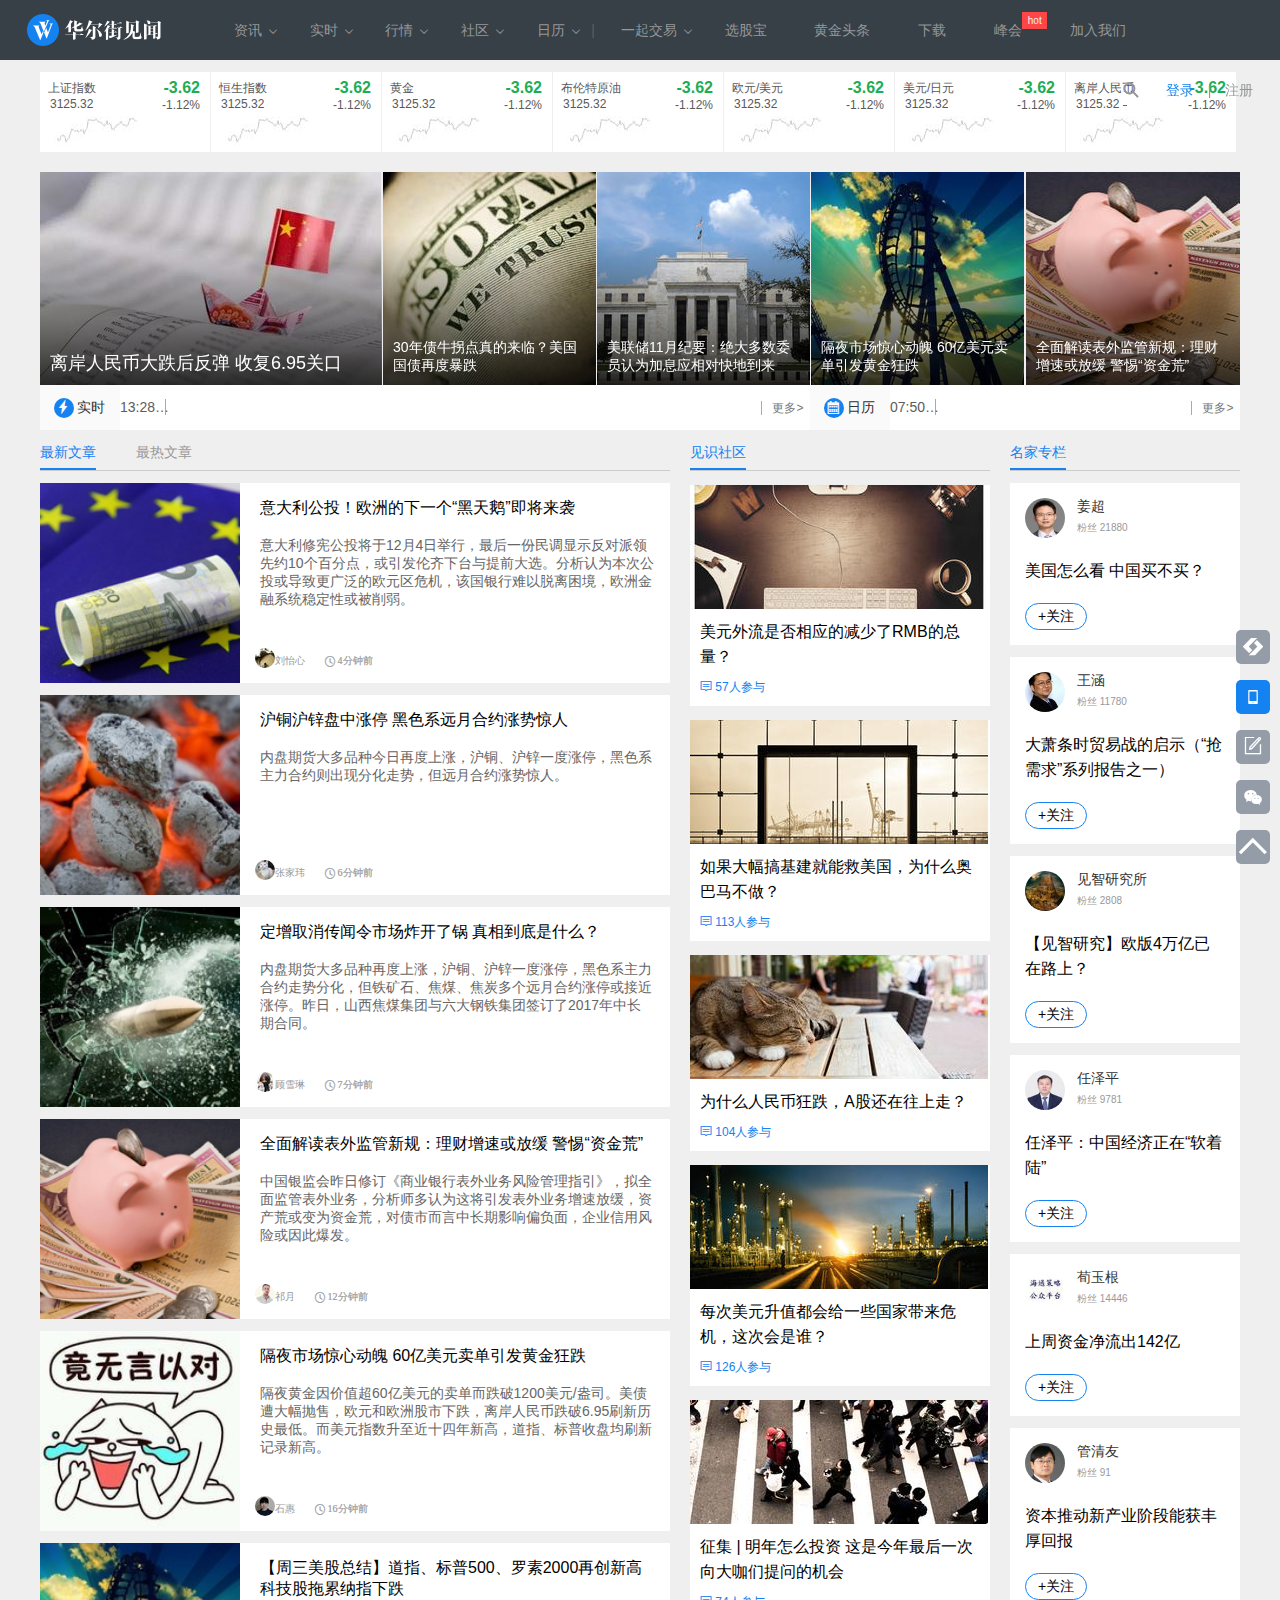
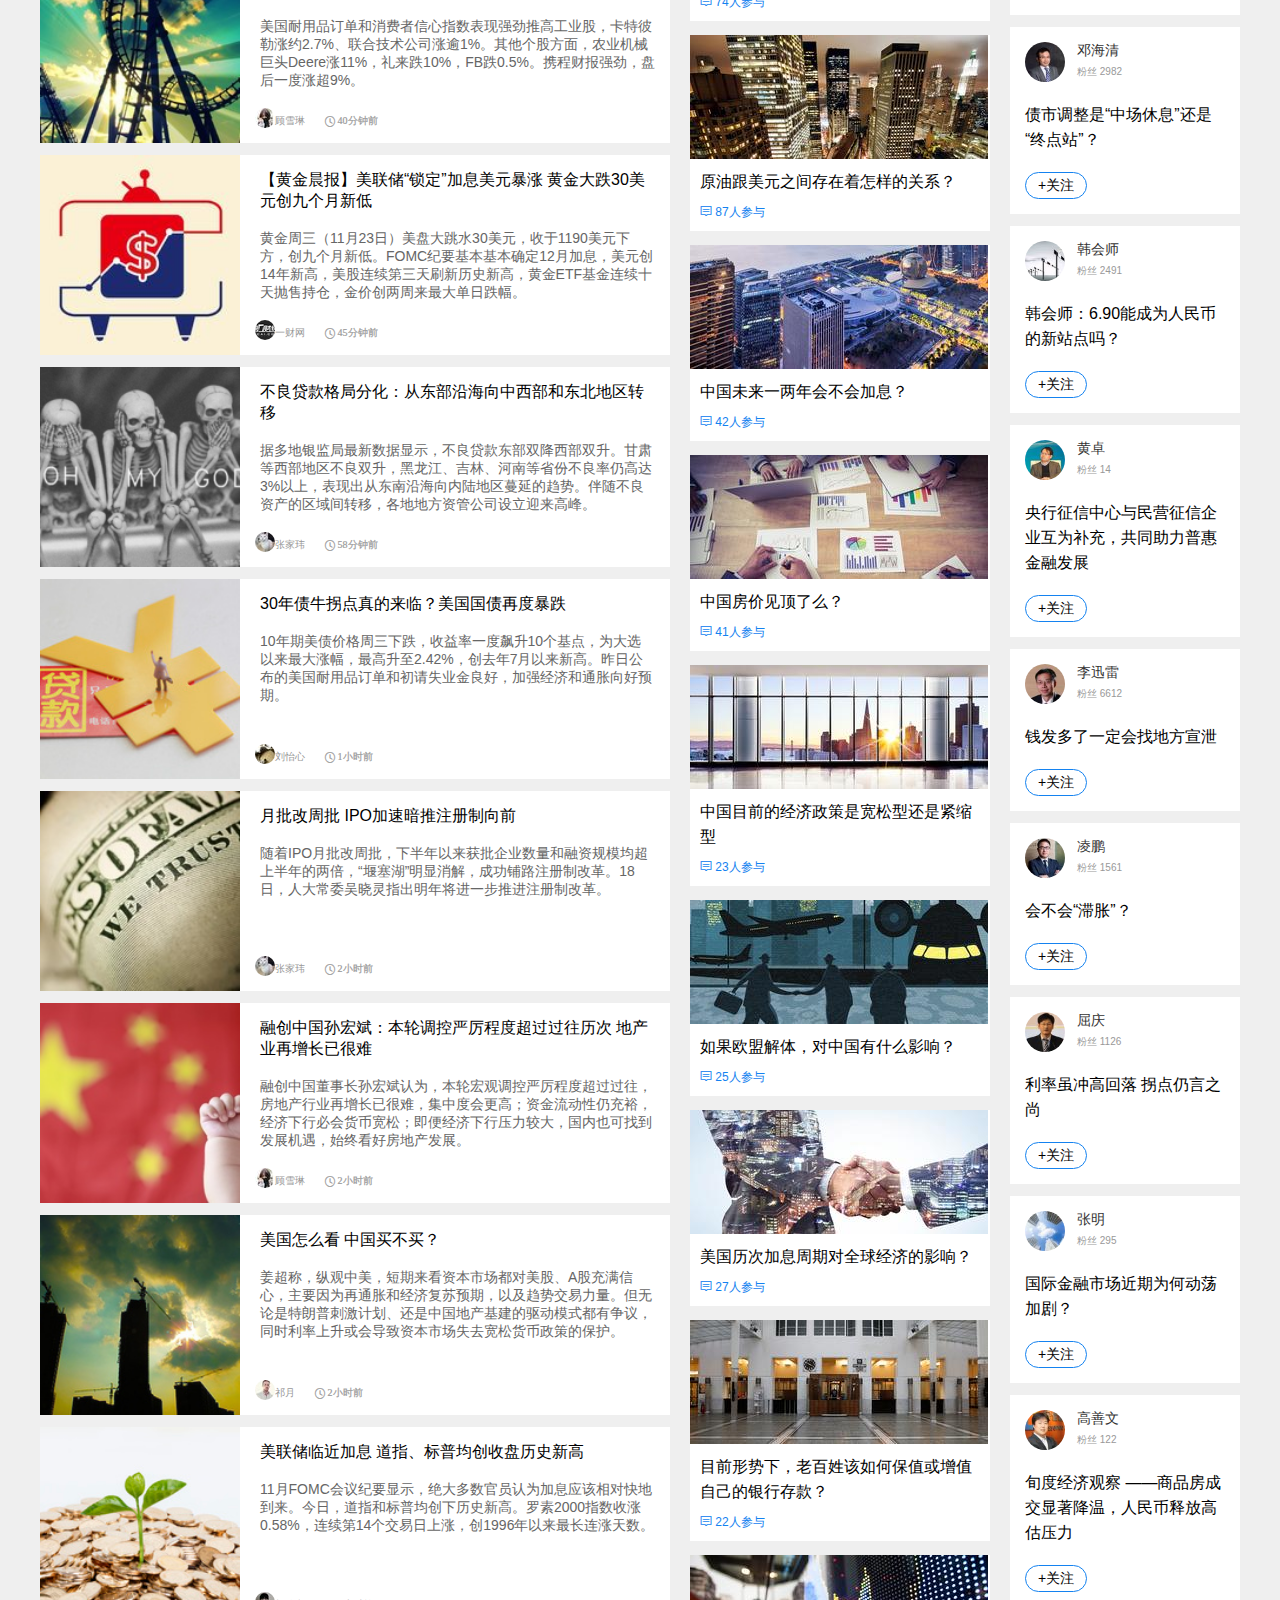
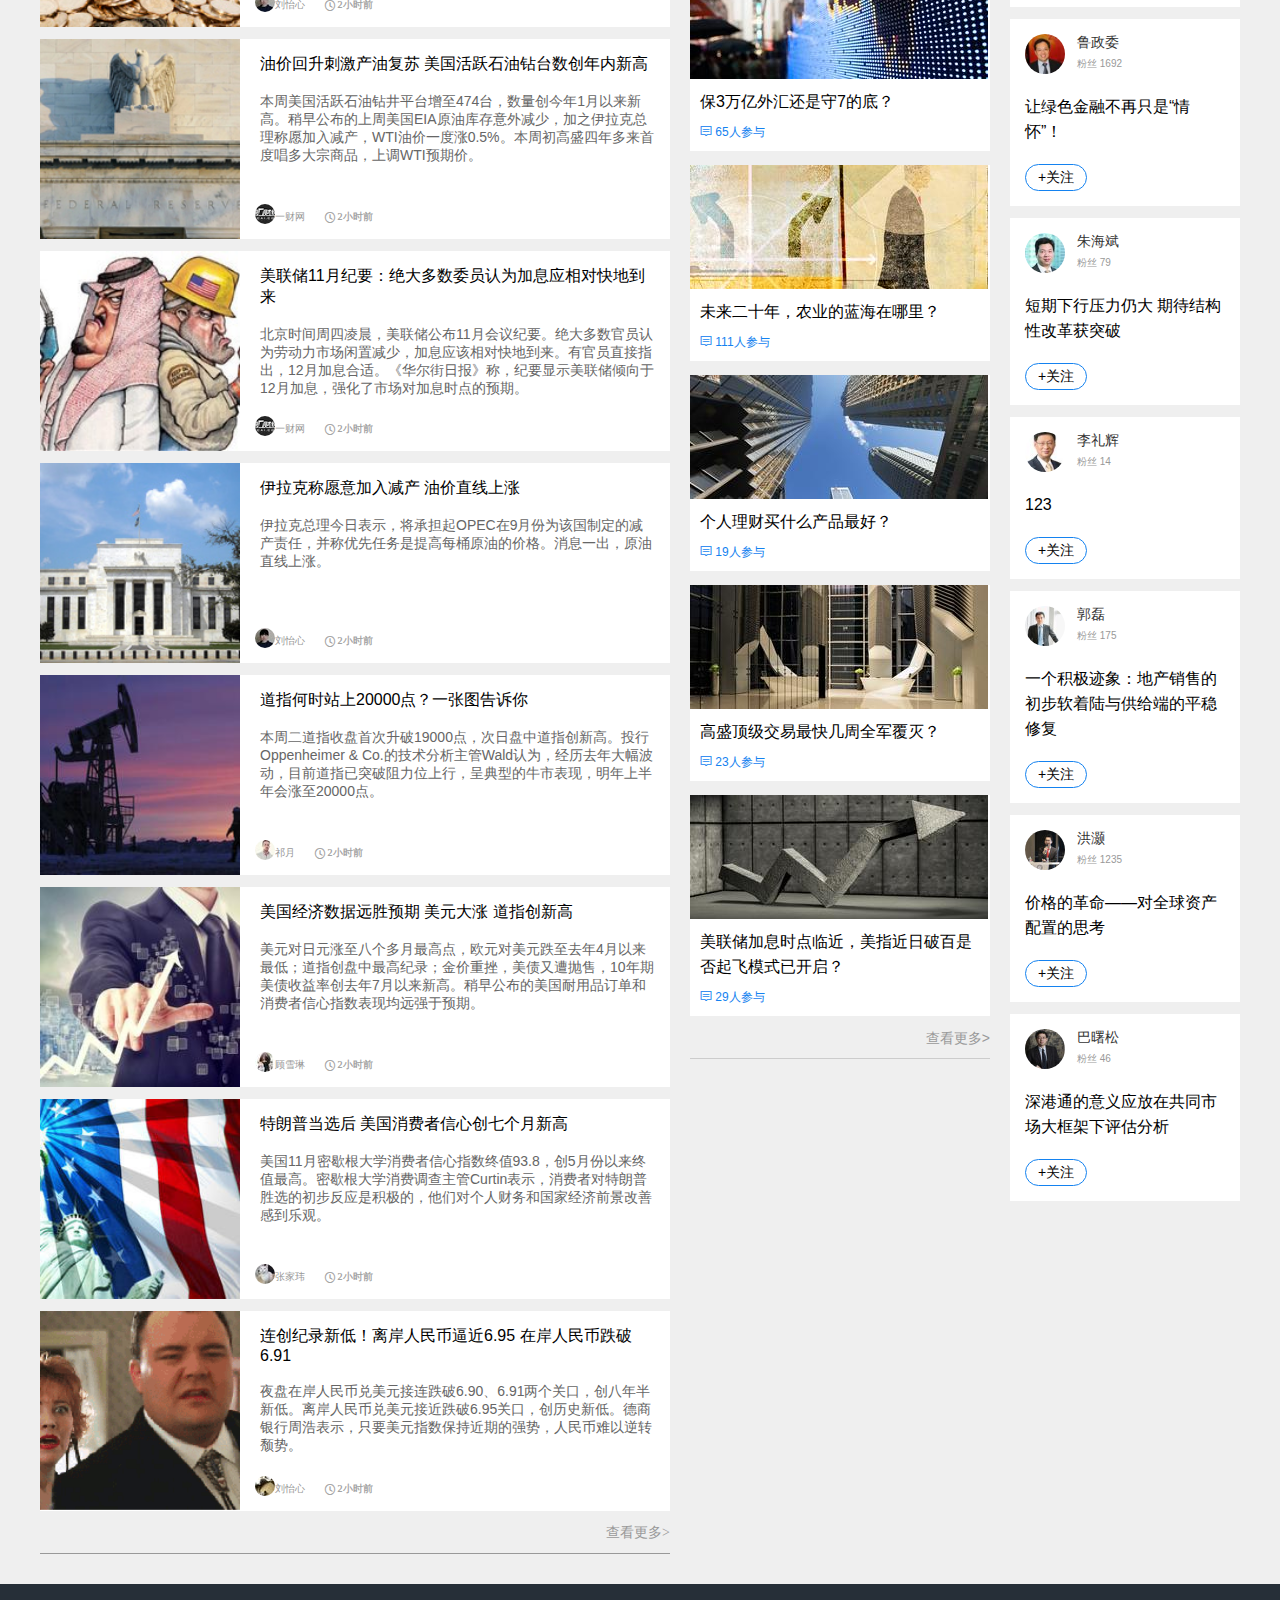
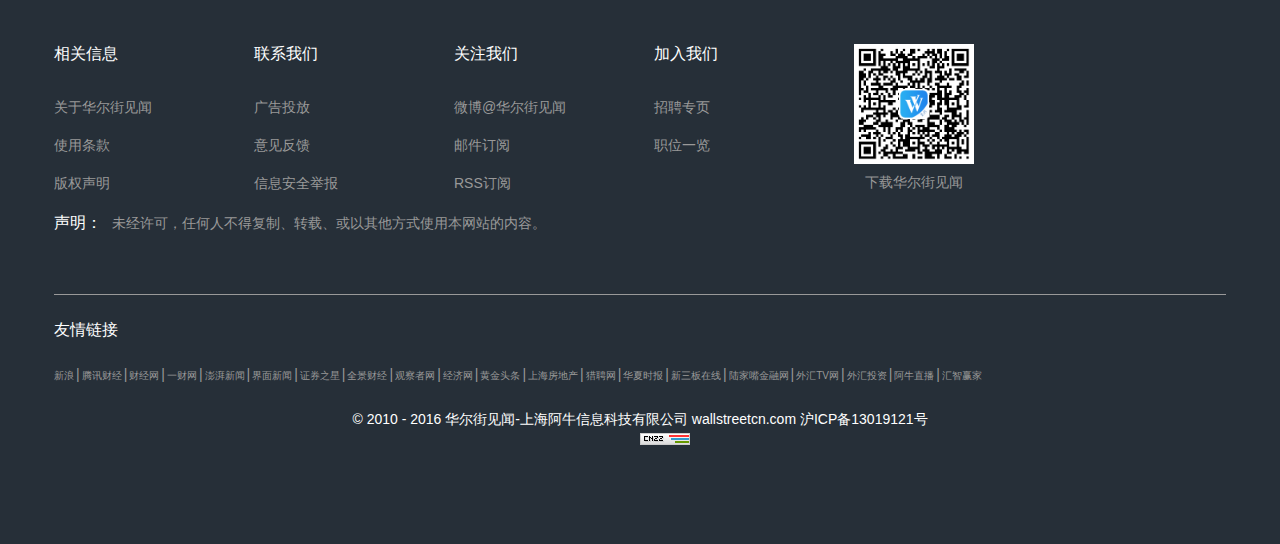
<file: index.html>
<!DOCTYPE html>
<html lang="en">
<head>
    <meta charset="UTF-8">
    <title>华尔街见闻_中国最专业金融资讯平台_外汇_期货_大宗商品_贵金属_黄金_股市_行情_金融_理财</title>
    <link rel="stylesheet" href="css/reset.css">
    <link rel="stylesheet" href="css/index.css">
    <link rel="stylesheet" href="font/iconfont.css">
    <link rel="shortcut icon" href="favicon.ico">
</head>
<body>
<header class="clearfix">
    <div class="hcontainer clearfix">
        <a class="logo" href="#"></a>
        <ul>
            <li class="information">
                <a href="#">资讯<i class="iconfont icon-xia"></i></a>
                <div class="hover-con">
                    <div class="tabs-nav-container">
                        <ul class="head-title">
                            <li class="on">美国</li>
                            <li>中国</li>
                            <li>欧洲</li>
                            <div class="bluebar" style="width:33.333%;left:0"></div>
                        </ul>
                    </div>
                    <ul class="h-content changetab">
                        <li>
                            <img src="img/66.png" height="70" width="70"/>
                            <div>
                                <h5>Bullard支持12月加息 美指再次冲破100大关</h5>
                                <p>文/<a href=''>WEEX一起交易</a><i class="iconfont icon-shijian"></i>4小时前</p>
                            </div>
                        </li>
                        <li>
                            <img src="img/7YfSE5.jpg" alt="">
                            <div>
                                <h5>“45%的关税”！特朗普的豪言对中国意味着什么？</h5>
                                <p>文/<a href=''>刘怡心</a><i class="iconfont icon-shijian"></i>5小时前</p>
                            </div>
                        </li>
                    </ul>
                    <ul class="h-content">
                        <li>
                            <img src="img/1955280604.jpg" height="70" width="70"/>
                            <div>
                                <h5>【见闻峰会】通胀起来 美林电风扇将转向股票和商品</h5>
                                <p>文/<a href=''>陶旖洁</a><i class="iconfont icon-shijian"></i>4小时前</p>
                            </div>
                        </li>
                        <li>
                            <img src="img/1955280604.jpg" alt="">
                            <div>
                                <h5>【见闻峰会】兴业鲁政委：今年是典型的滞胀 明年大宗商品不会像今年这么强悍</h5>
                                <p>文/<a href=''>华尔街见闻</a><i class="iconfont icon-shijian"></i>5小时前</p>
                            </div>
                        </li>
                    </ul>
                    <ul class="h-content">
                        <li>
                            <img src="img/10168605.jpg" height="70" width="70"/>
                            <div>
                                <h5>高盛2017顶级交易：看多美元及新兴市场股市</h5>
                                <p>文/<a href=''>张家伟</a><i class="iconfont icon-shijian"></i>4小时前</p>
                            </div>
                        </li>
                        <li>
                            <img src="img/t.jpg" alt="">
                            <div>
                                <h5>瑞典率先实验：从现金体系转向数字货币</h5>
                                <p>文/<a href=''>熊晋颖</a><i class="iconfont icon-shijian"></i>5小时前</p>
                            </div>
                        </li>
                    </ul>
                </div>
            </li>
            <li class="actual"><a href="#">实时<i class="iconfont icon-xia"></i></a>
                <div class="hover-con">
                    <div class="tabs-nav-container">
                        <ul class="head-title">
                            <li class="on">全球</li>
                            <li>A 股</li>
                            <li>美股</li>
                            <div class="bluebar" style="width:33.333%;left:0"></div>
                        </ul>
                    </div>
                    <div class="h-content changetab">
                        <div class="fixed"><i class="iconfont icon-shijian"></i>2016-11-16 21:47:33</div>
                        <ul>
                            <li><span>10:01</span><a href="">【周三美股盘前你需要了解的全球资讯】 美元指数突破前期高点，创2003年4月份来新高。
                                美联储Bullard：12月升息或足以使利率回到中性水准。媒体称伊朗、伊拉克石油部长均将缺席本周五OPEC非正式会议。
                                英国至9月三个月ILO失业率降至4.8%，为2005年三季度来最低。</a></li>
                            <li><span>10:01</span><a href="">【周三美股盘前你需要了解的全球资讯】 美元指数突破前期高点，创2003年4月份来新高。
                                美联储Bullard：12月升息或足以使利率回到中性水准。媒体称伊朗、伊拉克石油部长均将缺席本周五OPEC非正式会议。
                                英国至9月三个月ILO失业率降至4.8%，为2005年三季度来最低。</a></li>
                            <li><span>10:01</span><a href="">【周三美股盘前你需要了解的全球资讯】 美元指数突破前期高点，创2003年4月份来新高。
                                美联储Bullard：12月升息或足以使利率回到中性水准。媒体称伊朗、伊拉克石油部长均将缺席本周五OPEC非正式会议。
                                英国至9月三个月ILO失业率降至4.8%，为2005年三季度来最低。</a></li>
                            <li><span>10:01</span><a href="">【周三美股盘前你需要了解的全球资讯】 美元指数突破前期高点，创2003年4月份来新高。
                                美联储Bullard：12月升息或足以使利率回到中性水准。媒体称伊朗、伊拉克石油部长均将缺席本周五OPEC非正式会议。
                                英国至9月三个月ILO失业率降至4.8%，为2005年三季度来最低。</a></li>
                            <li><span>10:01</span><a href="">【周三美股盘前你需要了解的全球资讯】 美元指数突破前期高点，创2003年4月份来新高。
                                美联储Bullard：12月升息或足以使利率回到中性水准。媒体称伊朗、伊拉克石油部长均将缺席本周五OPEC非正式会议。
                                英国至9月三个月ILO失业率降至4.8%，为2005年三季度来最低。</a></li>
                            <li><span>10:01</span><a href="">【周三美股盘前你需要了解的全球资讯】 美元指数突破前期高点，创2003年4月份来新高。
                                美联储Bullard：12月升息或足以使利率回到中性水准。媒体称伊朗、伊拉克石油部长均将缺席本周五OPEC非正式会议。
                                英国至9月三个月ILO失业率降至4.8%，为2005年三季度来最低。</a></li>
                            <li><span>10:01</span><a href="">【周三美股盘前你需要了解的全球资讯】 美元指数突破前期高点，创2003年4月份来新高。
                                美联储Bullard：12月升息或足以使利率回到中性水准。媒体称伊朗、伊拉克石油部长均将缺席本周五OPEC非正式会议。
                                英国至9月三个月ILO失业率降至4.8%，为2005年三季度来最低。</a></li>
                            <li><span>10:01</span><a href="">【周三美股盘前你需要了解的全球资讯】 美元指数突破前期高点，创2003年4月份来新高。
                                美联储Bullard：12月升息或足以使利率回到中性水准。媒体称伊朗、伊拉克石油部长均将缺席本周五OPEC非正式会议。
                                英国至9月三个月ILO失业率降至4.8%，为2005年三季度来最低。</a></li>
                            <li><span>10:01</span><a href="">【周三美股盘前你需要了解的全球资讯】 美元指数突破前期高点，创2003年4月份来新高。
                                美联储Bullard：12月升息或足以使利率回到中性水准。媒体称伊朗、伊拉克石油部长均将缺席本周五OPEC非正式会议。
                                英国至9月三个月ILO失业率降至4.8%，为2005年三季度来最低。</a></li>
                            <li><span>10:01</span><a href="">【周三美股盘前你需要了解的全球资讯】 美元指数突破前期高点，创2003年4月份来新高。
                                美联储Bullard：12月升息或足以使利率回到中性水准。媒体称伊朗、伊拉克石油部长均将缺席本周五OPEC非正式会议。
                                英国至9月三个月ILO失业率降至4.8%，为2005年三季度来最低。</a></li>
                            <li><span>10:01</span><a href="">【周三美股盘前你需要了解的全球资讯】 美元指数突破前期高点，创2003年4月份来新高。
                                美联储Bullard：12月升息或足以使利率回到中性水准。媒体称伊朗、伊拉克石油部长均将缺席本周五OPEC非正式会议。
                                英国至9月三个月ILO失业率降至4.8%，为2005年三季度来最低。</a></li>
                            <li><span>10:01</span><a href="">【周三美股盘前你需要了解的全球资讯】 美元指数突破前期高点，创2003年4月份来新高。
                                美联储Bullard：12月升息或足以使利率回到中性水准。媒体称伊朗、伊拉克石油部长均将缺席本周五OPEC非正式会议。
                                英国至9月三个月ILO失业率降至4.8%，为2005年三季度来最低。</a></li>
                            <li><span>10:01</span><a href="">【周三美股盘前你需要了解的全球资讯】 美元指数突破前期高点，创2003年4月份来新高。
                                美联储Bullard：12月升息或足以使利率回到中性水准。媒体称伊朗、伊拉克石油部长均将缺席本周五OPEC非正式会议。
                                英国至9月三个月ILO失业率降至4.8%，为2005年三季度来最低。</a></li>
                            <li><span>10:01</span><a href="">【周三美股盘前你需要了解的全球资讯】 美元指数突破前期高点，创2003年4月份来新高。
                                美联储Bullard：12月升息或足以使利率回到中性水准。媒体称伊朗、伊拉克石油部长均将缺席本周五OPEC非正式会议。
                                英国至9月三个月ILO失业率降至4.8%，为2005年三季度来最低。</a></li>
                            <li><span>10:01</span><a href="">【周三美股盘前你需要了解的全球资讯】 美元指数突破前期高点，创2003年4月份来新高。
                                美联储Bullard：12月升息或足以使利率回到中性水准。媒体称伊朗、伊拉克石油部长均将缺席本周五OPEC非正式会议。
                                英国至9月三个月ILO失业率降至4.8%，为2005年三季度来最低。</a></li>
                            <li><span>10:01</span><a href="">【周三美股盘前你需要了解的全球资讯】 美元指数突破前期高点，创2003年4月份来新高。
                                美联储Bullard：12月升息或足以使利率回到中性水准。媒体称伊朗、伊拉克石油部长均将缺席本周五OPEC非正式会议。
                                英国至9月三个月ILO失业率降至4.8%，为2005年三季度来最低。</a></li>
                            <li><span>10:01</span><a href="">【周三美股盘前你需要了解的全球资讯】 美元指数突破前期高点，创2003年4月份来新高。
                                美联储Bullard：12月升息或足以使利率回到中性水准。媒体称伊朗、伊拉克石油部长均将缺席本周五OPEC非正式会议。
                                英国至9月三个月ILO失业率降至4.8%，为2005年三季度来最低。</a></li>
                            <li><span>10:01</span><a href="">【周三美股盘前你需要了解的全球资讯】 美元指数突破前期高点，创2003年4月份来新高。
                                美联储Bullard：12月升息或足以使利率回到中性水准。媒体称伊朗、伊拉克石油部长均将缺席本周五OPEC非正式会议。
                                英国至9月三个月ILO失业率降至4.8%，为2005年三季度来最低。</a></li>
                            <li><span>10:01</span><a href="">【周三美股盘前你需要了解的全球资讯】 美元指数突破前期高点，创2003年4月份来新高。
                                美联储Bullard：12月升息或足以使利率回到中性水准。媒体称伊朗、伊拉克石油部长均将缺席本周五OPEC非正式会议。
                                英国至9月三个月ILO失业率降至4.8%，为2005年三季度来最低。</a></li>
                            <li><span>10:01</span><a href="">【周三美股盘前你需要了解的全球资讯】 美元指数突破前期高点，创2003年4月份来新高。
                                美联储Bullard：12月升息或足以使利率回到中性水准。媒体称伊朗、伊拉克石油部长均将缺席本周五OPEC非正式会议。
                                英国至9月三个月ILO失业率降至4.8%，为2005年三季度来最低。</a></li>
                        </ul>
                    </div>
                    <div class="h-content">
                        <div class="fixed"><i class="iconfont icon-shijian"></i>2016-11-16 21:47:33</div>
                        <ul>
                            <li><span>19:11</span><a href="">【高债务威胁经济稳定 应构建稳增长和防风险双底线】中国人民大学国家发展与战略研究院发布的《中国宏观经济分析与预测》预计，2017年中国GDP为6.5%左右，CPI增长2.1%。虽然宏观经济回稳向好的趋势没有变，但是明年仍然不能忽视一些困境，尤其是高债务带来的高风险，可能影响经济稳定。 由于房地产投资增速放缓的滞后效应，今年四季度宏观经济仍将延续前三季度的增长态势，但明年上半年依然面临经济下行压力。（央广）
                                (华尔街见闻7x24直播 全新改版) http://live.wallstreetcn.com/</a></li>
                            <li><span>19:11</span><a href="">OPEC秘书长Barkindo：寻求伊朗在OPEC维也纳会议上与其他成员国团结一致。
                                (华尔街见闻7x24直播 全新改版) http://live.wallstreetcn.com/</a></li>
                            <li><span>19:11</span><a href="">【高债务威胁经济稳定 应构建稳增长和防风险双底线】中国人民大学国家发展与战略研究院发布的《中国宏观经济分析与预测》预计，2017年中国GDP为6.5%左右，CPI增长2.1%。虽然宏观经济回稳向好的趋势没有变，但是明年仍然不能忽视一些困境，尤其是高债务带来的高风险，可能影响经济稳定。 由于房地产投资增速放缓的滞后效应，今年四季度宏观经济仍将延续前三季度的增长态势，但明年上半年依然面临经济下行压力。（央广）
                                (华尔街见闻7x24直播 全新改版) http://live.wallstreetcn.com/</a></li>
                            <li><span>19:11</span><a href="">OPEC秘书长Barkindo：寻求伊朗在OPEC维也纳会议上与其他成员国团结一致。
                                (华尔街见闻7x24直播 全新改版) http://live.wallstreetcn.com/</a></li>
                            <li><span>19:11</span><a href="">【高债务威胁经济稳定 应构建稳增长和防风险双底线】中国人民大学国家发展与战略研究院发布的《中国宏观经济分析与预测》预计，2017年中国GDP为6.5%左右，CPI增长2.1%。虽然宏观经济回稳向好的趋势没有变，但是明年仍然不能忽视一些困境，尤其是高债务带来的高风险，可能影响经济稳定。 由于房地产投资增速放缓的滞后效应，今年四季度宏观经济仍将延续前三季度的增长态势，但明年上半年依然面临经济下行压力。（央广）
                                (华尔街见闻7x24直播 全新改版) http://live.wallstreetcn.com/</a></li>
                            <li><span>19:11</span><a href="">OPEC秘书长Barkindo：寻求伊朗在OPEC维也纳会议上与其他成员国团结一致。
                                (华尔街见闻7x24直播 全新改版) http://live.wallstreetcn.com/</a></li>
                            <li><span>19:11</span><a href="">【高债务威胁经济稳定 应构建稳增长和防风险双底线】中国人民大学国家发展与战略研究院发布的《中国宏观经济分析与预测》预计，2017年中国GDP为6.5%左右，CPI增长2.1%。虽然宏观经济回稳向好的趋势没有变，但是明年仍然不能忽视一些困境，尤其是高债务带来的高风险，可能影响经济稳定。 由于房地产投资增速放缓的滞后效应，今年四季度宏观经济仍将延续前三季度的增长态势，但明年上半年依然面临经济下行压力。（央广）
                                (华尔街见闻7x24直播 全新改版) http://live.wallstreetcn.com/</a></li>
                            <li><span>19:11</span><a href="">OPEC秘书长Barkindo：寻求伊朗在OPEC维也纳会议上与其他成员国团结一致。
                                (华尔街见闻7x24直播 全新改版) http://live.wallstreetcn.com/</a></li>
                            <li><span>19:11</span><a href="">【高债务威胁经济稳定 应构建稳增长和防风险双底线】中国人民大学国家发展与战略研究院发布的《中国宏观经济分析与预测》预计，2017年中国GDP为6.5%左右，CPI增长2.1%。虽然宏观经济回稳向好的趋势没有变，但是明年仍然不能忽视一些困境，尤其是高债务带来的高风险，可能影响经济稳定。 由于房地产投资增速放缓的滞后效应，今年四季度宏观经济仍将延续前三季度的增长态势，但明年上半年依然面临经济下行压力。（央广）
                                (华尔街见闻7x24直播 全新改版) http://live.wallstreetcn.com/</a></li>
                            <li><span>19:11</span><a href="">OPEC秘书长Barkindo：寻求伊朗在OPEC维也纳会议上与其他成员国团结一致。
                                (华尔街见闻7x24直播 全新改版) http://live.wallstreetcn.com/</a></li>
                            <li><span>19:11</span><a href="">【高债务威胁经济稳定 应构建稳增长和防风险双底线】中国人民大学国家发展与战略研究院发布的《中国宏观经济分析与预测》预计，2017年中国GDP为6.5%左右，CPI增长2.1%。虽然宏观经济回稳向好的趋势没有变，但是明年仍然不能忽视一些困境，尤其是高债务带来的高风险，可能影响经济稳定。 由于房地产投资增速放缓的滞后效应，今年四季度宏观经济仍将延续前三季度的增长态势，但明年上半年依然面临经济下行压力。（央广）
                                (华尔街见闻7x24直播 全新改版) http://live.wallstreetcn.com/</a></li>
                            <li><span>19:11</span><a href="">OPEC秘书长Barkindo：寻求伊朗在OPEC维也纳会议上与其他成员国团结一致。
                                (华尔街见闻7x24直播 全新改版) http://live.wallstreetcn.com/</a></li>
                            <li><span>19:11</span><a href="">【高债务威胁经济稳定 应构建稳增长和防风险双底线】中国人民大学国家发展与战略研究院发布的《中国宏观经济分析与预测》预计，2017年中国GDP为6.5%左右，CPI增长2.1%。虽然宏观经济回稳向好的趋势没有变，但是明年仍然不能忽视一些困境，尤其是高债务带来的高风险，可能影响经济稳定。 由于房地产投资增速放缓的滞后效应，今年四季度宏观经济仍将延续前三季度的增长态势，但明年上半年依然面临经济下行压力。（央广）
                                (华尔街见闻7x24直播 全新改版) http://live.wallstreetcn.com/</a></li>
                            <li><span>19:11</span><a href="">OPEC秘书长Barkindo：寻求伊朗在OPEC维也纳会议上与其他成员国团结一致。
                                (华尔街见闻7x24直播 全新改版) http://live.wallstreetcn.com/</a></li>
                            <li><span>19:11</span><a href="">【高债务威胁经济稳定 应构建稳增长和防风险双底线】中国人民大学国家发展与战略研究院发布的《中国宏观经济分析与预测》预计，2017年中国GDP为6.5%左右，CPI增长2.1%。虽然宏观经济回稳向好的趋势没有变，但是明年仍然不能忽视一些困境，尤其是高债务带来的高风险，可能影响经济稳定。 由于房地产投资增速放缓的滞后效应，今年四季度宏观经济仍将延续前三季度的增长态势，但明年上半年依然面临经济下行压力。（央广）
                                (华尔街见闻7x24直播 全新改版) http://live.wallstreetcn.com/</a></li>
                            <li><span>19:11</span><a href="">OPEC秘书长Barkindo：寻求伊朗在OPEC维也纳会议上与其他成员国团结一致。
                                (华尔街见闻7x24直播 全新改版) http://live.wallstreetcn.com/</a></li>
                            <li><span>19:11</span><a href="">【高债务威胁经济稳定 应构建稳增长和防风险双底线】中国人民大学国家发展与战略研究院发布的《中国宏观经济分析与预测》预计，2017年中国GDP为6.5%左右，CPI增长2.1%。虽然宏观经济回稳向好的趋势没有变，但是明年仍然不能忽视一些困境，尤其是高债务带来的高风险，可能影响经济稳定。 由于房地产投资增速放缓的滞后效应，今年四季度宏观经济仍将延续前三季度的增长态势，但明年上半年依然面临经济下行压力。（央广）
                                (华尔街见闻7x24直播 全新改版) http://live.wallstreetcn.com/</a></li>
                            <li><span>19:11</span><a href="">OPEC秘书长Barkindo：寻求伊朗在OPEC维也纳会议上与其他成员国团结一致。
                                (华尔街见闻7x24直播 全新改版) http://live.wallstreetcn.com/</a></li>
                        </ul>
                    </div>
                    <div class="h-content">
                    <div class="fixed"><i class="iconfont icon-shijian"></i>2016-11-16 21:47:33</div>
                    <ul>
                        <li><span>10:01</span><a href="">【周三美股盘前你需要了解的全球资讯】 美元指数突破前期高点，创2003年4月份来新高。
                            美联储Bullard：12月升息或足以使利率回到中性水准。媒体称伊朗、伊拉克石油部长均将缺席本周五OPEC非正式会议。
                            英国至9月三个月ILO失业率降至4.8%，为2005年三季度来最低。</a></li>
                        <li><span>10:01</span><a href="">【周三美股盘前你需要了解的全球资讯】 美元指数突破前期高点，创2003年4月份来新高。
                            美联储Bullard：12月升息或足以使利率回到中性水准。媒体称伊朗、伊拉克石油部长均将缺席本周五OPEC非正式会议。
                            英国至9月三个月ILO失业率降至4.8%，为2005年三季度来最低。</a></li>
                        <li><span>10:01</span><a href="">【周三美股盘前你需要了解的全球资讯】 美元指数突破前期高点，创2003年4月份来新高。
                            美联储Bullard：12月升息或足以使利率回到中性水准。媒体称伊朗、伊拉克石油部长均将缺席本周五OPEC非正式会议。
                            英国至9月三个月ILO失业率降至4.8%，为2005年三季度来最低。</a></li>
                        <li><span>10:01</span><a href="">【周三美股盘前你需要了解的全球资讯】 美元指数突破前期高点，创2003年4月份来新高。
                            美联储Bullard：12月升息或足以使利率回到中性水准。媒体称伊朗、伊拉克石油部长均将缺席本周五OPEC非正式会议。
                            英国至9月三个月ILO失业率降至4.8%，为2005年三季度来最低。</a></li>
                        <li><span>10:01</span><a href="">【周三美股盘前你需要了解的全球资讯】 美元指数突破前期高点，创2003年4月份来新高。
                            美联储Bullard：12月升息或足以使利率回到中性水准。媒体称伊朗、伊拉克石油部长均将缺席本周五OPEC非正式会议。
                            英国至9月三个月ILO失业率降至4.8%，为2005年三季度来最低。</a></li>
                        <li><span>10:01</span><a href="">【周三美股盘前你需要了解的全球资讯】 美元指数突破前期高点，创2003年4月份来新高。
                            美联储Bullard：12月升息或足以使利率回到中性水准。媒体称伊朗、伊拉克石油部长均将缺席本周五OPEC非正式会议。
                            英国至9月三个月ILO失业率降至4.8%，为2005年三季度来最低。</a></li>
                        <li><span>10:01</span><a href="">【周三美股盘前你需要了解的全球资讯】 美元指数突破前期高点，创2003年4月份来新高。
                            美联储Bullard：12月升息或足以使利率回到中性水准。媒体称伊朗、伊拉克石油部长均将缺席本周五OPEC非正式会议。
                            英国至9月三个月ILO失业率降至4.8%，为2005年三季度来最低。</a></li>
                        <li><span>10:01</span><a href="">【周三美股盘前你需要了解的全球资讯】 美元指数突破前期高点，创2003年4月份来新高。
                            美联储Bullard：12月升息或足以使利率回到中性水准。媒体称伊朗、伊拉克石油部长均将缺席本周五OPEC非正式会议。
                            英国至9月三个月ILO失业率降至4.8%，为2005年三季度来最低。</a></li>
                        <li><span>10:01</span><a href="">【周三美股盘前你需要了解的全球资讯】 美元指数突破前期高点，创2003年4月份来新高。
                            美联储Bullard：12月升息或足以使利率回到中性水准。媒体称伊朗、伊拉克石油部长均将缺席本周五OPEC非正式会议。
                            英国至9月三个月ILO失业率降至4.8%，为2005年三季度来最低。</a></li>
                        <li><span>10:01</span><a href="">【周三美股盘前你需要了解的全球资讯】 美元指数突破前期高点，创2003年4月份来新高。
                            美联储Bullard：12月升息或足以使利率回到中性水准。媒体称伊朗、伊拉克石油部长均将缺席本周五OPEC非正式会议。
                            英国至9月三个月ILO失业率降至4.8%，为2005年三季度来最低。</a></li>
                        <li><span>10:01</span><a href="">【周三美股盘前你需要了解的全球资讯】 美元指数突破前期高点，创2003年4月份来新高。
                            美联储Bullard：12月升息或足以使利率回到中性水准。媒体称伊朗、伊拉克石油部长均将缺席本周五OPEC非正式会议。
                            英国至9月三个月ILO失业率降至4.8%，为2005年三季度来最低。</a></li>
                        <li><span>10:01</span><a href="">【周三美股盘前你需要了解的全球资讯】 美元指数突破前期高点，创2003年4月份来新高。
                            美联储Bullard：12月升息或足以使利率回到中性水准。媒体称伊朗、伊拉克石油部长均将缺席本周五OPEC非正式会议。
                            英国至9月三个月ILO失业率降至4.8%，为2005年三季度来最低。</a></li>
                        <li><span>10:01</span><a href="">【周三美股盘前你需要了解的全球资讯】 美元指数突破前期高点，创2003年4月份来新高。
                            美联储Bullard：12月升息或足以使利率回到中性水准。媒体称伊朗、伊拉克石油部长均将缺席本周五OPEC非正式会议。
                            英国至9月三个月ILO失业率降至4.8%，为2005年三季度来最低。</a></li>
                        <li><span>10:01</span><a href="">【周三美股盘前你需要了解的全球资讯】 美元指数突破前期高点，创2003年4月份来新高。
                            美联储Bullard：12月升息或足以使利率回到中性水准。媒体称伊朗、伊拉克石油部长均将缺席本周五OPEC非正式会议。
                            英国至9月三个月ILO失业率降至4.8%，为2005年三季度来最低。</a></li>
                        <li><span>10:01</span><a href="">【周三美股盘前你需要了解的全球资讯】 美元指数突破前期高点，创2003年4月份来新高。
                            美联储Bullard：12月升息或足以使利率回到中性水准。媒体称伊朗、伊拉克石油部长均将缺席本周五OPEC非正式会议。
                            英国至9月三个月ILO失业率降至4.8%，为2005年三季度来最低。</a></li>
                        <li><span>10:01</span><a href="">【周三美股盘前你需要了解的全球资讯】 美元指数突破前期高点，创2003年4月份来新高。
                            美联储Bullard：12月升息或足以使利率回到中性水准。媒体称伊朗、伊拉克石油部长均将缺席本周五OPEC非正式会议。
                            英国至9月三个月ILO失业率降至4.8%，为2005年三季度来最低。</a></li>
                        <li><span>10:01</span><a href="">【周三美股盘前你需要了解的全球资讯】 美元指数突破前期高点，创2003年4月份来新高。
                            美联储Bullard：12月升息或足以使利率回到中性水准。媒体称伊朗、伊拉克石油部长均将缺席本周五OPEC非正式会议。
                            英国至9月三个月ILO失业率降至4.8%，为2005年三季度来最低。</a></li>
                        <li><span>10:01</span><a href="">【周三美股盘前你需要了解的全球资讯】 美元指数突破前期高点，创2003年4月份来新高。
                            美联储Bullard：12月升息或足以使利率回到中性水准。媒体称伊朗、伊拉克石油部长均将缺席本周五OPEC非正式会议。
                            英国至9月三个月ILO失业率降至4.8%，为2005年三季度来最低。</a></li>
                        <li><span>10:01</span><a href="">【周三美股盘前你需要了解的全球资讯】 美元指数突破前期高点，创2003年4月份来新高。
                            美联储Bullard：12月升息或足以使利率回到中性水准。媒体称伊朗、伊拉克石油部长均将缺席本周五OPEC非正式会议。
                            英国至9月三个月ILO失业率降至4.8%，为2005年三季度来最低。</a></li>
                        <li><span>10:01</span><a href="">【周三美股盘前你需要了解的全球资讯】 美元指数突破前期高点，创2003年4月份来新高。
                            美联储Bullard：12月升息或足以使利率回到中性水准。媒体称伊朗、伊拉克石油部长均将缺席本周五OPEC非正式会议。
                            英国至9月三个月ILO失业率降至4.8%，为2005年三季度来最低。</a></li>
                    </ul>
                </div>
                </div>
            </li>
            <li class="market "><a href="#">行情<i class="iconfont icon-xia"></i></a>
                <div class="hover-con">
                    <div class="tabs-nav-container">
                        <ul class="head-title">
                            <li class="on">期货</li>
                            <li>债券</li>
                            <li>外汇</li>
                            <li>股指</li>
                            <li>沪深</li>
                            <div class="bluebar" style="width:20%;left:0"></div>
                        </ul>
                    </div>
                    <ul class="box h-content changetab">
                        <li>
                            <a href="">
                                <p>黄金</p>
                                <p>1228.97</p>
                                <p>+0.23</p>
                                <p>+0.02%</p>
                                <svg solid #333" class="chart" viewBox="-1 -1 128 22"><polyline class="path" fill="none" stroke-linejoin="round" stroke-width="1.5" stroke-linecap="round" stroke="currentColor" points="0, 1.615417929839763,1.5750000000000002, 1.8925941966218642,3.1500000000000004, 1.3425725422260306,4.725, 0,6.300000000000001, 0.4807275877002592,7.875, 0.1299263750541161,9.45, 9.891728020788172,11.024999999999999, 10.723256821134672,12.600000000000001, 11.130359462970986,14.175, 11.805976613252469,15.75, 15.75573841489815,17.325000000000003, 16.015591165006484,18.9, 13.495019488956274,20.475, 13.655262018189662,22.049999999999997, 13.655262018189662,23.625, 12.620181896925002,25.200000000000003, 14.911216977046347,26.775, 17.327847553053243,28.35, 17.275877003031535,29.924999999999997, 18.19835426591595,31.5, 18.3499350368124,33.075, 18.484192291035082,34.650000000000006, 17.05500216543951,36.224999999999994, 15.530532698137659,37.8, 15.543525335643057,39.375, 14.257254222607202,40.95, 14.157644001732358,42.525000000000006, 14.67734950194882,44.099999999999994, 15.036812472931995,45.675, 16.25378951927238,47.25, 19.978345604157568,48.825, 20,50.400000000000006, 17.093980077955813,51.974999999999994, 13.897791251624025,53.55, 16.600259852750053,55.125, 17.97747942832392,56.7, 17.59636206149841,58.275000000000006, 16.353399740147225,59.849999999999994, 16.353399740147225,61.425, 15.270679948029425,63, 13.51667388479861,64.57499999999999, 13.603291468168056,66.15, 14.837592031182306,67.725, 14.417496751840588,69.30000000000001, 14.681680381117385,70.875, 15.054135989605866,72.44999999999999, 13.988739714161936,74.025, 14.703334776959721,75.6, 13.499350368124743,77.17500000000001, 14.43048938934599,78.75, 14.530099610220834,80.32499999999999, 13.776526634906842,81.9, 14.43048938934599,83.475, 15.703767864876543,85.05000000000001, 14.603724556084876,86.625, 15.210047639670785,88.19999999999999, 15.331312256388065,89.775, 14.071026418362912,91.35, 15.495885664789919,92.92500000000001, 15.361628410567336,94.5, 13.347769597228192,96.07499999999999, 13.113902122130764,97.65, 13.113902122130764,99.225, 13.802511909917648,100.80000000000001, 13.33477695972279,102.375, 12.005197055002162,103.94999999999999, 11.580770896491977,105.525, 12.07016024252917,107.1, 12.767431788653088,108.67500000000001, 12.23906453009959,110.25, 12.576873105240331,111.82499999999999, 13.728886964053704,113.4, 13.451710697271505,114.975, 13.633607622347325,116.55000000000001, 14.200952793417027,118.125, 15.478562148116051,119.69999999999999, 14.504114335210032,121.275, 13.611953226504989,122.85, 13.594629709831022,124.42500000000001, 12.966652230402778"></polyline></svg>
                            </a>
                        </li>
                        <li>
                            <a href="">
                                <p>黄金</p>
                                <p>1228.97</p>
                                <p>+0.23</p>
                                <p>+0.02%</p>
                                <svg solid #333" class="chart" viewBox="-1 -1 128 22"><polyline class="path" fill="none" stroke-linejoin="round" stroke-width="1.5" stroke-linecap="round" stroke="currentColor" points="0, 1.615417929839763,1.5750000000000002, 1.8925941966218642,3.1500000000000004, 1.3425725422260306,4.725, 0,6.300000000000001, 0.4807275877002592,7.875, 0.1299263750541161,9.45, 9.891728020788172,11.024999999999999, 10.723256821134672,12.600000000000001, 11.130359462970986,14.175, 11.805976613252469,15.75, 15.75573841489815,17.325000000000003, 16.015591165006484,18.9, 13.495019488956274,20.475, 13.655262018189662,22.049999999999997, 13.655262018189662,23.625, 12.620181896925002,25.200000000000003, 14.911216977046347,26.775, 17.327847553053243,28.35, 17.275877003031535,29.924999999999997, 18.19835426591595,31.5, 18.3499350368124,33.075, 18.484192291035082,34.650000000000006, 17.05500216543951,36.224999999999994, 15.530532698137659,37.8, 15.543525335643057,39.375, 14.257254222607202,40.95, 14.157644001732358,42.525000000000006, 14.67734950194882,44.099999999999994, 15.036812472931995,45.675, 16.25378951927238,47.25, 19.978345604157568,48.825, 20,50.400000000000006, 17.093980077955813,51.974999999999994, 13.897791251624025,53.55, 16.600259852750053,55.125, 17.97747942832392,56.7, 17.59636206149841,58.275000000000006, 16.353399740147225,59.849999999999994, 16.353399740147225,61.425, 15.270679948029425,63, 13.51667388479861,64.57499999999999, 13.603291468168056,66.15, 14.837592031182306,67.725, 14.417496751840588,69.30000000000001, 14.681680381117385,70.875, 15.054135989605866,72.44999999999999, 13.988739714161936,74.025, 14.703334776959721,75.6, 13.499350368124743,77.17500000000001, 14.43048938934599,78.75, 14.530099610220834,80.32499999999999, 13.776526634906842,81.9, 14.43048938934599,83.475, 15.703767864876543,85.05000000000001, 14.603724556084876,86.625, 15.210047639670785,88.19999999999999, 15.331312256388065,89.775, 14.071026418362912,91.35, 15.495885664789919,92.92500000000001, 15.361628410567336,94.5, 13.347769597228192,96.07499999999999, 13.113902122130764,97.65, 13.113902122130764,99.225, 13.802511909917648,100.80000000000001, 13.33477695972279,102.375, 12.005197055002162,103.94999999999999, 11.580770896491977,105.525, 12.07016024252917,107.1, 12.767431788653088,108.67500000000001, 12.23906453009959,110.25, 12.576873105240331,111.82499999999999, 13.728886964053704,113.4, 13.451710697271505,114.975, 13.633607622347325,116.55000000000001, 14.200952793417027,118.125, 15.478562148116051,119.69999999999999, 14.504114335210032,121.275, 13.611953226504989,122.85, 13.594629709831022,124.42500000000001, 12.966652230402778"></polyline></svg>
                            </a>
                        </li>
                        <li>
                            <a href="">
                                <p>黄金</p>
                                <p>1228.97</p>
                                <p>+0.23</p>
                                <p>+0.02%</p>
                                <svg solid #333" class="chart" viewBox="-1 -1 128 22"><polyline class="path" fill="none" stroke-linejoin="round" stroke-width="1.5" stroke-linecap="round" stroke="currentColor" points="0, 1.615417929839763,1.5750000000000002, 1.8925941966218642,3.1500000000000004, 1.3425725422260306,4.725, 0,6.300000000000001, 0.4807275877002592,7.875, 0.1299263750541161,9.45, 9.891728020788172,11.024999999999999, 10.723256821134672,12.600000000000001, 11.130359462970986,14.175, 11.805976613252469,15.75, 15.75573841489815,17.325000000000003, 16.015591165006484,18.9, 13.495019488956274,20.475, 13.655262018189662,22.049999999999997, 13.655262018189662,23.625, 12.620181896925002,25.200000000000003, 14.911216977046347,26.775, 17.327847553053243,28.35, 17.275877003031535,29.924999999999997, 18.19835426591595,31.5, 18.3499350368124,33.075, 18.484192291035082,34.650000000000006, 17.05500216543951,36.224999999999994, 15.530532698137659,37.8, 15.543525335643057,39.375, 14.257254222607202,40.95, 14.157644001732358,42.525000000000006, 14.67734950194882,44.099999999999994, 15.036812472931995,45.675, 16.25378951927238,47.25, 19.978345604157568,48.825, 20,50.400000000000006, 17.093980077955813,51.974999999999994, 13.897791251624025,53.55, 16.600259852750053,55.125, 17.97747942832392,56.7, 17.59636206149841,58.275000000000006, 16.353399740147225,59.849999999999994, 16.353399740147225,61.425, 15.270679948029425,63, 13.51667388479861,64.57499999999999, 13.603291468168056,66.15, 14.837592031182306,67.725, 14.417496751840588,69.30000000000001, 14.681680381117385,70.875, 15.054135989605866,72.44999999999999, 13.988739714161936,74.025, 14.703334776959721,75.6, 13.499350368124743,77.17500000000001, 14.43048938934599,78.75, 14.530099610220834,80.32499999999999, 13.776526634906842,81.9, 14.43048938934599,83.475, 15.703767864876543,85.05000000000001, 14.603724556084876,86.625, 15.210047639670785,88.19999999999999, 15.331312256388065,89.775, 14.071026418362912,91.35, 15.495885664789919,92.92500000000001, 15.361628410567336,94.5, 13.347769597228192,96.07499999999999, 13.113902122130764,97.65, 13.113902122130764,99.225, 13.802511909917648,100.80000000000001, 13.33477695972279,102.375, 12.005197055002162,103.94999999999999, 11.580770896491977,105.525, 12.07016024252917,107.1, 12.767431788653088,108.67500000000001, 12.23906453009959,110.25, 12.576873105240331,111.82499999999999, 13.728886964053704,113.4, 13.451710697271505,114.975, 13.633607622347325,116.55000000000001, 14.200952793417027,118.125, 15.478562148116051,119.69999999999999, 14.504114335210032,121.275, 13.611953226504989,122.85, 13.594629709831022,124.42500000000001, 12.966652230402778"></polyline></svg>
                            </a>
                        </li>
                    </ul>
                    <ul class="box h-content">
                        <li>
                            <a href="">
                                <p>黄金</p>
                                <p>1228.97</p>
                                <p>+0.23</p>
                                <p>+0.02%</p>
                                <svg solid #333" class="chart" viewBox="-1 -1 128 22"><polyline class="path" fill="none" stroke-linejoin="round" stroke-width="1.5" stroke-linecap="round" stroke="currentColor" points="0, 1.615417929839763,1.5750000000000002, 1.8925941966218642,3.1500000000000004, 1.3425725422260306,4.725, 0,6.300000000000001, 0.4807275877002592,7.875, 0.1299263750541161,9.45, 9.891728020788172,11.024999999999999, 10.723256821134672,12.600000000000001, 11.130359462970986,14.175, 11.805976613252469,15.75, 15.75573841489815,17.325000000000003, 16.015591165006484,18.9, 13.495019488956274,20.475, 13.655262018189662,22.049999999999997, 13.655262018189662,23.625, 12.620181896925002,25.200000000000003, 14.911216977046347,26.775, 17.327847553053243,28.35, 17.275877003031535,29.924999999999997, 18.19835426591595,31.5, 18.3499350368124,33.075, 18.484192291035082,34.650000000000006, 17.05500216543951,36.224999999999994, 15.530532698137659,37.8, 15.543525335643057,39.375, 14.257254222607202,40.95, 14.157644001732358,42.525000000000006, 14.67734950194882,44.099999999999994, 15.036812472931995,45.675, 16.25378951927238,47.25, 19.978345604157568,48.825, 20,50.400000000000006, 17.093980077955813,51.974999999999994, 13.897791251624025,53.55, 16.600259852750053,55.125, 17.97747942832392,56.7, 17.59636206149841,58.275000000000006, 16.353399740147225,59.849999999999994, 16.353399740147225,61.425, 15.270679948029425,63, 13.51667388479861,64.57499999999999, 13.603291468168056,66.15, 14.837592031182306,67.725, 14.417496751840588,69.30000000000001, 14.681680381117385,70.875, 15.054135989605866,72.44999999999999, 13.988739714161936,74.025, 14.703334776959721,75.6, 13.499350368124743,77.17500000000001, 14.43048938934599,78.75, 14.530099610220834,80.32499999999999, 13.776526634906842,81.9, 14.43048938934599,83.475, 15.703767864876543,85.05000000000001, 14.603724556084876,86.625, 15.210047639670785,88.19999999999999, 15.331312256388065,89.775, 14.071026418362912,91.35, 15.495885664789919,92.92500000000001, 15.361628410567336,94.5, 13.347769597228192,96.07499999999999, 13.113902122130764,97.65, 13.113902122130764,99.225, 13.802511909917648,100.80000000000001, 13.33477695972279,102.375, 12.005197055002162,103.94999999999999, 11.580770896491977,105.525, 12.07016024252917,107.1, 12.767431788653088,108.67500000000001, 12.23906453009959,110.25, 12.576873105240331,111.82499999999999, 13.728886964053704,113.4, 13.451710697271505,114.975, 13.633607622347325,116.55000000000001, 14.200952793417027,118.125, 15.478562148116051,119.69999999999999, 14.504114335210032,121.275, 13.611953226504989,122.85, 13.594629709831022,124.42500000000001, 12.966652230402778"></polyline></svg>
                            </a>
                        </li>
                        <li>
                            <a href="">
                                <p>黄金</p>
                                <p>1228.97</p>
                                <p>+0.23</p>
                                <p>+0.02%</p>
                                <svg solid #333" class="chart" viewBox="-1 -1 128 22"><polyline class="path" fill="none" stroke-linejoin="round" stroke-width="1.5" stroke-linecap="round" stroke="currentColor" points="0, 1.615417929839763,1.5750000000000002, 1.8925941966218642,3.1500000000000004, 1.3425725422260306,4.725, 0,6.300000000000001, 0.4807275877002592,7.875, 0.1299263750541161,9.45, 9.891728020788172,11.024999999999999, 10.723256821134672,12.600000000000001, 11.130359462970986,14.175, 11.805976613252469,15.75, 15.75573841489815,17.325000000000003, 16.015591165006484,18.9, 13.495019488956274,20.475, 13.655262018189662,22.049999999999997, 13.655262018189662,23.625, 12.620181896925002,25.200000000000003, 14.911216977046347,26.775, 17.327847553053243,28.35, 17.275877003031535,29.924999999999997, 18.19835426591595,31.5, 18.3499350368124,33.075, 18.484192291035082,34.650000000000006, 17.05500216543951,36.224999999999994, 15.530532698137659,37.8, 15.543525335643057,39.375, 14.257254222607202,40.95, 14.157644001732358,42.525000000000006, 14.67734950194882,44.099999999999994, 15.036812472931995,45.675, 16.25378951927238,47.25, 19.978345604157568,48.825, 20,50.400000000000006, 17.093980077955813,51.974999999999994, 13.897791251624025,53.55, 16.600259852750053,55.125, 17.97747942832392,56.7, 17.59636206149841,58.275000000000006, 16.353399740147225,59.849999999999994, 16.353399740147225,61.425, 15.270679948029425,63, 13.51667388479861,64.57499999999999, 13.603291468168056,66.15, 14.837592031182306,67.725, 14.417496751840588,69.30000000000001, 14.681680381117385,70.875, 15.054135989605866,72.44999999999999, 13.988739714161936,74.025, 14.703334776959721,75.6, 13.499350368124743,77.17500000000001, 14.43048938934599,78.75, 14.530099610220834,80.32499999999999, 13.776526634906842,81.9, 14.43048938934599,83.475, 15.703767864876543,85.05000000000001, 14.603724556084876,86.625, 15.210047639670785,88.19999999999999, 15.331312256388065,89.775, 14.071026418362912,91.35, 15.495885664789919,92.92500000000001, 15.361628410567336,94.5, 13.347769597228192,96.07499999999999, 13.113902122130764,97.65, 13.113902122130764,99.225, 13.802511909917648,100.80000000000001, 13.33477695972279,102.375, 12.005197055002162,103.94999999999999, 11.580770896491977,105.525, 12.07016024252917,107.1, 12.767431788653088,108.67500000000001, 12.23906453009959,110.25, 12.576873105240331,111.82499999999999, 13.728886964053704,113.4, 13.451710697271505,114.975, 13.633607622347325,116.55000000000001, 14.200952793417027,118.125, 15.478562148116051,119.69999999999999, 14.504114335210032,121.275, 13.611953226504989,122.85, 13.594629709831022,124.42500000000001, 12.966652230402778"></polyline></svg>
                            </a>
                        </li>
                        <li>
                            <a style="background-color: #22c761;" href="">
                                <p>黄金</p>
                                <p>1228.97</p>
                                <p>+0.23</p>
                                <p>+0.02%</p>
                                <svg solid #333" class="chart" viewBox="-1 -1 128 22"><polyline class="path" fill="none" stroke-linejoin="round" stroke-width="1.5" stroke-linecap="round" stroke="currentColor" points="0, 1.615417929839763,1.5750000000000002, 1.8925941966218642,3.1500000000000004, 1.3425725422260306,4.725, 0,6.300000000000001, 0.4807275877002592,7.875, 0.1299263750541161,9.45, 9.891728020788172,11.024999999999999, 10.723256821134672,12.600000000000001, 11.130359462970986,14.175, 11.805976613252469,15.75, 15.75573841489815,17.325000000000003, 16.015591165006484,18.9, 13.495019488956274,20.475, 13.655262018189662,22.049999999999997, 13.655262018189662,23.625, 12.620181896925002,25.200000000000003, 14.911216977046347,26.775, 17.327847553053243,28.35, 17.275877003031535,29.924999999999997, 18.19835426591595,31.5, 18.3499350368124,33.075, 18.484192291035082,34.650000000000006, 17.05500216543951,36.224999999999994, 15.530532698137659,37.8, 15.543525335643057,39.375, 14.257254222607202,40.95, 14.157644001732358,42.525000000000006, 14.67734950194882,44.099999999999994, 15.036812472931995,45.675, 16.25378951927238,47.25, 19.978345604157568,48.825, 20,50.400000000000006, 17.093980077955813,51.974999999999994, 13.897791251624025,53.55, 16.600259852750053,55.125, 17.97747942832392,56.7, 17.59636206149841,58.275000000000006, 16.353399740147225,59.849999999999994, 16.353399740147225,61.425, 15.270679948029425,63, 13.51667388479861,64.57499999999999, 13.603291468168056,66.15, 14.837592031182306,67.725, 14.417496751840588,69.30000000000001, 14.681680381117385,70.875, 15.054135989605866,72.44999999999999, 13.988739714161936,74.025, 14.703334776959721,75.6, 13.499350368124743,77.17500000000001, 14.43048938934599,78.75, 14.530099610220834,80.32499999999999, 13.776526634906842,81.9, 14.43048938934599,83.475, 15.703767864876543,85.05000000000001, 14.603724556084876,86.625, 15.210047639670785,88.19999999999999, 15.331312256388065,89.775, 14.071026418362912,91.35, 15.495885664789919,92.92500000000001, 15.361628410567336,94.5, 13.347769597228192,96.07499999999999, 13.113902122130764,97.65, 13.113902122130764,99.225, 13.802511909917648,100.80000000000001, 13.33477695972279,102.375, 12.005197055002162,103.94999999999999, 11.580770896491977,105.525, 12.07016024252917,107.1, 12.767431788653088,108.67500000000001, 12.23906453009959,110.25, 12.576873105240331,111.82499999999999, 13.728886964053704,113.4, 13.451710697271505,114.975, 13.633607622347325,116.55000000000001, 14.200952793417027,118.125, 15.478562148116051,119.69999999999999, 14.504114335210032,121.275, 13.611953226504989,122.85, 13.594629709831022,124.42500000000001, 12.966652230402778"></polyline></svg>
                            </a>
                        </li>
                    </ul>
                    <ul class="box h-content">
                        <li>
                            <a href="">
                                <p>黄金</p>
                                <p>1228.97</p>
                                <p>+0.23</p>
                                <p>+0.02%</p>
                                <svg solid #333" class="chart" viewBox="-1 -1 128 22"><polyline class="path" fill="none" stroke-linejoin="round" stroke-width="1.5" stroke-linecap="round" stroke="currentColor" points="0, 1.615417929839763,1.5750000000000002, 1.8925941966218642,3.1500000000000004, 1.3425725422260306,4.725, 0,6.300000000000001, 0.4807275877002592,7.875, 0.1299263750541161,9.45, 9.891728020788172,11.024999999999999, 10.723256821134672,12.600000000000001, 11.130359462970986,14.175, 11.805976613252469,15.75, 15.75573841489815,17.325000000000003, 16.015591165006484,18.9, 13.495019488956274,20.475, 13.655262018189662,22.049999999999997, 13.655262018189662,23.625, 12.620181896925002,25.200000000000003, 14.911216977046347,26.775, 17.327847553053243,28.35, 17.275877003031535,29.924999999999997, 18.19835426591595,31.5, 18.3499350368124,33.075, 18.484192291035082,34.650000000000006, 17.05500216543951,36.224999999999994, 15.530532698137659,37.8, 15.543525335643057,39.375, 14.257254222607202,40.95, 14.157644001732358,42.525000000000006, 14.67734950194882,44.099999999999994, 15.036812472931995,45.675, 16.25378951927238,47.25, 19.978345604157568,48.825, 20,50.400000000000006, 17.093980077955813,51.974999999999994, 13.897791251624025,53.55, 16.600259852750053,55.125, 17.97747942832392,56.7, 17.59636206149841,58.275000000000006, 16.353399740147225,59.849999999999994, 16.353399740147225,61.425, 15.270679948029425,63, 13.51667388479861,64.57499999999999, 13.603291468168056,66.15, 14.837592031182306,67.725, 14.417496751840588,69.30000000000001, 14.681680381117385,70.875, 15.054135989605866,72.44999999999999, 13.988739714161936,74.025, 14.703334776959721,75.6, 13.499350368124743,77.17500000000001, 14.43048938934599,78.75, 14.530099610220834,80.32499999999999, 13.776526634906842,81.9, 14.43048938934599,83.475, 15.703767864876543,85.05000000000001, 14.603724556084876,86.625, 15.210047639670785,88.19999999999999, 15.331312256388065,89.775, 14.071026418362912,91.35, 15.495885664789919,92.92500000000001, 15.361628410567336,94.5, 13.347769597228192,96.07499999999999, 13.113902122130764,97.65, 13.113902122130764,99.225, 13.802511909917648,100.80000000000001, 13.33477695972279,102.375, 12.005197055002162,103.94999999999999, 11.580770896491977,105.525, 12.07016024252917,107.1, 12.767431788653088,108.67500000000001, 12.23906453009959,110.25, 12.576873105240331,111.82499999999999, 13.728886964053704,113.4, 13.451710697271505,114.975, 13.633607622347325,116.55000000000001, 14.200952793417027,118.125, 15.478562148116051,119.69999999999999, 14.504114335210032,121.275, 13.611953226504989,122.85, 13.594629709831022,124.42500000000001, 12.966652230402778"></polyline></svg>
                            </a>
                        </li>
                        <li>
                            <a style="background-color: #22c761;" href="">
                                <p>黄金</p>
                                <p>1228.97</p>
                                <p>+0.23</p>
                                <p>+0.02%</p>
                                <svg solid #333" class="chart" viewBox="-1 -1 128 22"><polyline class="path" fill="none" stroke-linejoin="round" stroke-width="1.5" stroke-linecap="round" stroke="currentColor" points="0, 1.615417929839763,1.5750000000000002, 1.8925941966218642,3.1500000000000004, 1.3425725422260306,4.725, 0,6.300000000000001, 0.4807275877002592,7.875, 0.1299263750541161,9.45, 9.891728020788172,11.024999999999999, 10.723256821134672,12.600000000000001, 11.130359462970986,14.175, 11.805976613252469,15.75, 15.75573841489815,17.325000000000003, 16.015591165006484,18.9, 13.495019488956274,20.475, 13.655262018189662,22.049999999999997, 13.655262018189662,23.625, 12.620181896925002,25.200000000000003, 14.911216977046347,26.775, 17.327847553053243,28.35, 17.275877003031535,29.924999999999997, 18.19835426591595,31.5, 18.3499350368124,33.075, 18.484192291035082,34.650000000000006, 17.05500216543951,36.224999999999994, 15.530532698137659,37.8, 15.543525335643057,39.375, 14.257254222607202,40.95, 14.157644001732358,42.525000000000006, 14.67734950194882,44.099999999999994, 15.036812472931995,45.675, 16.25378951927238,47.25, 19.978345604157568,48.825, 20,50.400000000000006, 17.093980077955813,51.974999999999994, 13.897791251624025,53.55, 16.600259852750053,55.125, 17.97747942832392,56.7, 17.59636206149841,58.275000000000006, 16.353399740147225,59.849999999999994, 16.353399740147225,61.425, 15.270679948029425,63, 13.51667388479861,64.57499999999999, 13.603291468168056,66.15, 14.837592031182306,67.725, 14.417496751840588,69.30000000000001, 14.681680381117385,70.875, 15.054135989605866,72.44999999999999, 13.988739714161936,74.025, 14.703334776959721,75.6, 13.499350368124743,77.17500000000001, 14.43048938934599,78.75, 14.530099610220834,80.32499999999999, 13.776526634906842,81.9, 14.43048938934599,83.475, 15.703767864876543,85.05000000000001, 14.603724556084876,86.625, 15.210047639670785,88.19999999999999, 15.331312256388065,89.775, 14.071026418362912,91.35, 15.495885664789919,92.92500000000001, 15.361628410567336,94.5, 13.347769597228192,96.07499999999999, 13.113902122130764,97.65, 13.113902122130764,99.225, 13.802511909917648,100.80000000000001, 13.33477695972279,102.375, 12.005197055002162,103.94999999999999, 11.580770896491977,105.525, 12.07016024252917,107.1, 12.767431788653088,108.67500000000001, 12.23906453009959,110.25, 12.576873105240331,111.82499999999999, 13.728886964053704,113.4, 13.451710697271505,114.975, 13.633607622347325,116.55000000000001, 14.200952793417027,118.125, 15.478562148116051,119.69999999999999, 14.504114335210032,121.275, 13.611953226504989,122.85, 13.594629709831022,124.42500000000001, 12.966652230402778"></polyline></svg>
                            </a>
                        </li>
                        <li>
                            <a href="">
                                <p>黄金</p>
                                <p>1228.97</p>
                                <p>+0.23</p>
                                <p>+0.02%</p>
                                <svg solid #333" class="chart" viewBox="-1 -1 128 22"><polyline class="path" fill="none" stroke-linejoin="round" stroke-width="1.5" stroke-linecap="round" stroke="currentColor" points="0, 1.615417929839763,1.5750000000000002, 1.8925941966218642,3.1500000000000004, 1.3425725422260306,4.725, 0,6.300000000000001, 0.4807275877002592,7.875, 0.1299263750541161,9.45, 9.891728020788172,11.024999999999999, 10.723256821134672,12.600000000000001, 11.130359462970986,14.175, 11.805976613252469,15.75, 15.75573841489815,17.325000000000003, 16.015591165006484,18.9, 13.495019488956274,20.475, 13.655262018189662,22.049999999999997, 13.655262018189662,23.625, 12.620181896925002,25.200000000000003, 14.911216977046347,26.775, 17.327847553053243,28.35, 17.275877003031535,29.924999999999997, 18.19835426591595,31.5, 18.3499350368124,33.075, 18.484192291035082,34.650000000000006, 17.05500216543951,36.224999999999994, 15.530532698137659,37.8, 15.543525335643057,39.375, 14.257254222607202,40.95, 14.157644001732358,42.525000000000006, 14.67734950194882,44.099999999999994, 15.036812472931995,45.675, 16.25378951927238,47.25, 19.978345604157568,48.825, 20,50.400000000000006, 17.093980077955813,51.974999999999994, 13.897791251624025,53.55, 16.600259852750053,55.125, 17.97747942832392,56.7, 17.59636206149841,58.275000000000006, 16.353399740147225,59.849999999999994, 16.353399740147225,61.425, 15.270679948029425,63, 13.51667388479861,64.57499999999999, 13.603291468168056,66.15, 14.837592031182306,67.725, 14.417496751840588,69.30000000000001, 14.681680381117385,70.875, 15.054135989605866,72.44999999999999, 13.988739714161936,74.025, 14.703334776959721,75.6, 13.499350368124743,77.17500000000001, 14.43048938934599,78.75, 14.530099610220834,80.32499999999999, 13.776526634906842,81.9, 14.43048938934599,83.475, 15.703767864876543,85.05000000000001, 14.603724556084876,86.625, 15.210047639670785,88.19999999999999, 15.331312256388065,89.775, 14.071026418362912,91.35, 15.495885664789919,92.92500000000001, 15.361628410567336,94.5, 13.347769597228192,96.07499999999999, 13.113902122130764,97.65, 13.113902122130764,99.225, 13.802511909917648,100.80000000000001, 13.33477695972279,102.375, 12.005197055002162,103.94999999999999, 11.580770896491977,105.525, 12.07016024252917,107.1, 12.767431788653088,108.67500000000001, 12.23906453009959,110.25, 12.576873105240331,111.82499999999999, 13.728886964053704,113.4, 13.451710697271505,114.975, 13.633607622347325,116.55000000000001, 14.200952793417027,118.125, 15.478562148116051,119.69999999999999, 14.504114335210032,121.275, 13.611953226504989,122.85, 13.594629709831022,124.42500000000001, 12.966652230402778"></polyline></svg>
                            </a>
                        </li>
                    </ul>
                    <ul class="box h-content">
                        <li>
                            <a href="">
                                <p>黄金</p>
                                <p>1228.97</p>
                                <p>+0.23</p>
                                <p>+0.02%</p>
                                <svg solid #333" class="chart" viewBox="-1 -1 128 22"><polyline class="path" fill="none" stroke-linejoin="round" stroke-width="1.5" stroke-linecap="round" stroke="currentColor" points="0, 1.615417929839763,1.5750000000000002, 1.8925941966218642,3.1500000000000004, 1.3425725422260306,4.725, 0,6.300000000000001, 0.4807275877002592,7.875, 0.1299263750541161,9.45, 9.891728020788172,11.024999999999999, 10.723256821134672,12.600000000000001, 11.130359462970986,14.175, 11.805976613252469,15.75, 15.75573841489815,17.325000000000003, 16.015591165006484,18.9, 13.495019488956274,20.475, 13.655262018189662,22.049999999999997, 13.655262018189662,23.625, 12.620181896925002,25.200000000000003, 14.911216977046347,26.775, 17.327847553053243,28.35, 17.275877003031535,29.924999999999997, 18.19835426591595,31.5, 18.3499350368124,33.075, 18.484192291035082,34.650000000000006, 17.05500216543951,36.224999999999994, 15.530532698137659,37.8, 15.543525335643057,39.375, 14.257254222607202,40.95, 14.157644001732358,42.525000000000006, 14.67734950194882,44.099999999999994, 15.036812472931995,45.675, 16.25378951927238,47.25, 19.978345604157568,48.825, 20,50.400000000000006, 17.093980077955813,51.974999999999994, 13.897791251624025,53.55, 16.600259852750053,55.125, 17.97747942832392,56.7, 17.59636206149841,58.275000000000006, 16.353399740147225,59.849999999999994, 16.353399740147225,61.425, 15.270679948029425,63, 13.51667388479861,64.57499999999999, 13.603291468168056,66.15, 14.837592031182306,67.725, 14.417496751840588,69.30000000000001, 14.681680381117385,70.875, 15.054135989605866,72.44999999999999, 13.988739714161936,74.025, 14.703334776959721,75.6, 13.499350368124743,77.17500000000001, 14.43048938934599,78.75, 14.530099610220834,80.32499999999999, 13.776526634906842,81.9, 14.43048938934599,83.475, 15.703767864876543,85.05000000000001, 14.603724556084876,86.625, 15.210047639670785,88.19999999999999, 15.331312256388065,89.775, 14.071026418362912,91.35, 15.495885664789919,92.92500000000001, 15.361628410567336,94.5, 13.347769597228192,96.07499999999999, 13.113902122130764,97.65, 13.113902122130764,99.225, 13.802511909917648,100.80000000000001, 13.33477695972279,102.375, 12.005197055002162,103.94999999999999, 11.580770896491977,105.525, 12.07016024252917,107.1, 12.767431788653088,108.67500000000001, 12.23906453009959,110.25, 12.576873105240331,111.82499999999999, 13.728886964053704,113.4, 13.451710697271505,114.975, 13.633607622347325,116.55000000000001, 14.200952793417027,118.125, 15.478562148116051,119.69999999999999, 14.504114335210032,121.275, 13.611953226504989,122.85, 13.594629709831022,124.42500000000001, 12.966652230402778"></polyline></svg>
                            </a>
                        </li>
                        <li>
                            <a style="background-color: #22c761;" href="">
                                <p>黄金</p>
                                <p>1228.97</p>
                                <p>+0.23</p>
                                <p>+0.02%</p>
                                <svg solid #333" class="chart" viewBox="-1 -1 128 22"><polyline class="path" fill="none" stroke-linejoin="round" stroke-width="1.5" stroke-linecap="round" stroke="currentColor" points="0, 1.615417929839763,1.5750000000000002, 1.8925941966218642,3.1500000000000004, 1.3425725422260306,4.725, 0,6.300000000000001, 0.4807275877002592,7.875, 0.1299263750541161,9.45, 9.891728020788172,11.024999999999999, 10.723256821134672,12.600000000000001, 11.130359462970986,14.175, 11.805976613252469,15.75, 15.75573841489815,17.325000000000003, 16.015591165006484,18.9, 13.495019488956274,20.475, 13.655262018189662,22.049999999999997, 13.655262018189662,23.625, 12.620181896925002,25.200000000000003, 14.911216977046347,26.775, 17.327847553053243,28.35, 17.275877003031535,29.924999999999997, 18.19835426591595,31.5, 18.3499350368124,33.075, 18.484192291035082,34.650000000000006, 17.05500216543951,36.224999999999994, 15.530532698137659,37.8, 15.543525335643057,39.375, 14.257254222607202,40.95, 14.157644001732358,42.525000000000006, 14.67734950194882,44.099999999999994, 15.036812472931995,45.675, 16.25378951927238,47.25, 19.978345604157568,48.825, 20,50.400000000000006, 17.093980077955813,51.974999999999994, 13.897791251624025,53.55, 16.600259852750053,55.125, 17.97747942832392,56.7, 17.59636206149841,58.275000000000006, 16.353399740147225,59.849999999999994, 16.353399740147225,61.425, 15.270679948029425,63, 13.51667388479861,64.57499999999999, 13.603291468168056,66.15, 14.837592031182306,67.725, 14.417496751840588,69.30000000000001, 14.681680381117385,70.875, 15.054135989605866,72.44999999999999, 13.988739714161936,74.025, 14.703334776959721,75.6, 13.499350368124743,77.17500000000001, 14.43048938934599,78.75, 14.530099610220834,80.32499999999999, 13.776526634906842,81.9, 14.43048938934599,83.475, 15.703767864876543,85.05000000000001, 14.603724556084876,86.625, 15.210047639670785,88.19999999999999, 15.331312256388065,89.775, 14.071026418362912,91.35, 15.495885664789919,92.92500000000001, 15.361628410567336,94.5, 13.347769597228192,96.07499999999999, 13.113902122130764,97.65, 13.113902122130764,99.225, 13.802511909917648,100.80000000000001, 13.33477695972279,102.375, 12.005197055002162,103.94999999999999, 11.580770896491977,105.525, 12.07016024252917,107.1, 12.767431788653088,108.67500000000001, 12.23906453009959,110.25, 12.576873105240331,111.82499999999999, 13.728886964053704,113.4, 13.451710697271505,114.975, 13.633607622347325,116.55000000000001, 14.200952793417027,118.125, 15.478562148116051,119.69999999999999, 14.504114335210032,121.275, 13.611953226504989,122.85, 13.594629709831022,124.42500000000001, 12.966652230402778"></polyline></svg>
                            </a>
                        </li>
                        <li>
                            <a style="background-color: #22c761;" href="">
                                <p>黄金</p>
                                <p>1228.97</p>
                                <p>+0.23</p>
                                <p>+0.02%</p>
                                <svg solid #333" class="chart" viewBox="-1 -1 128 22"><polyline class="path" fill="none" stroke-linejoin="round" stroke-width="1.5" stroke-linecap="round" stroke="currentColor" points="0, 1.615417929839763,1.5750000000000002, 1.8925941966218642,3.1500000000000004, 1.3425725422260306,4.725, 0,6.300000000000001, 0.4807275877002592,7.875, 0.1299263750541161,9.45, 9.891728020788172,11.024999999999999, 10.723256821134672,12.600000000000001, 11.130359462970986,14.175, 11.805976613252469,15.75, 15.75573841489815,17.325000000000003, 16.015591165006484,18.9, 13.495019488956274,20.475, 13.655262018189662,22.049999999999997, 13.655262018189662,23.625, 12.620181896925002,25.200000000000003, 14.911216977046347,26.775, 17.327847553053243,28.35, 17.275877003031535,29.924999999999997, 18.19835426591595,31.5, 18.3499350368124,33.075, 18.484192291035082,34.650000000000006, 17.05500216543951,36.224999999999994, 15.530532698137659,37.8, 15.543525335643057,39.375, 14.257254222607202,40.95, 14.157644001732358,42.525000000000006, 14.67734950194882,44.099999999999994, 15.036812472931995,45.675, 16.25378951927238,47.25, 19.978345604157568,48.825, 20,50.400000000000006, 17.093980077955813,51.974999999999994, 13.897791251624025,53.55, 16.600259852750053,55.125, 17.97747942832392,56.7, 17.59636206149841,58.275000000000006, 16.353399740147225,59.849999999999994, 16.353399740147225,61.425, 15.270679948029425,63, 13.51667388479861,64.57499999999999, 13.603291468168056,66.15, 14.837592031182306,67.725, 14.417496751840588,69.30000000000001, 14.681680381117385,70.875, 15.054135989605866,72.44999999999999, 13.988739714161936,74.025, 14.703334776959721,75.6, 13.499350368124743,77.17500000000001, 14.43048938934599,78.75, 14.530099610220834,80.32499999999999, 13.776526634906842,81.9, 14.43048938934599,83.475, 15.703767864876543,85.05000000000001, 14.603724556084876,86.625, 15.210047639670785,88.19999999999999, 15.331312256388065,89.775, 14.071026418362912,91.35, 15.495885664789919,92.92500000000001, 15.361628410567336,94.5, 13.347769597228192,96.07499999999999, 13.113902122130764,97.65, 13.113902122130764,99.225, 13.802511909917648,100.80000000000001, 13.33477695972279,102.375, 12.005197055002162,103.94999999999999, 11.580770896491977,105.525, 12.07016024252917,107.1, 12.767431788653088,108.67500000000001, 12.23906453009959,110.25, 12.576873105240331,111.82499999999999, 13.728886964053704,113.4, 13.451710697271505,114.975, 13.633607622347325,116.55000000000001, 14.200952793417027,118.125, 15.478562148116051,119.69999999999999, 14.504114335210032,121.275, 13.611953226504989,122.85, 13.594629709831022,124.42500000000001, 12.966652230402778"></polyline></svg>
                            </a>
                        </li>
                    </ul>
                    <ul class="box h-content">
                        <li>
                            <a style="background-color: #f44242;: #f44242;" href="">
                                <p>黄金</p>
                                <p>1228.97</p>
                                <p>+0.23</p>
                                <p>+0.02%</p>
                                <svg solid #333" class="chart" viewBox="-1 -1 128 22"><polyline class="path" fill="none" stroke-linejoin="round" stroke-width="1.5" stroke-linecap="round" stroke="currentColor" points="0, 1.615417929839763,1.5750000000000002, 1.8925941966218642,3.1500000000000004, 1.3425725422260306,4.725, 0,6.300000000000001, 0.4807275877002592,7.875, 0.1299263750541161,9.45, 9.891728020788172,11.024999999999999, 10.723256821134672,12.600000000000001, 11.130359462970986,14.175, 11.805976613252469,15.75, 15.75573841489815,17.325000000000003, 16.015591165006484,18.9, 13.495019488956274,20.475, 13.655262018189662,22.049999999999997, 13.655262018189662,23.625, 12.620181896925002,25.200000000000003, 14.911216977046347,26.775, 17.327847553053243,28.35, 17.275877003031535,29.924999999999997, 18.19835426591595,31.5, 18.3499350368124,33.075, 18.484192291035082,34.650000000000006, 17.05500216543951,36.224999999999994, 15.530532698137659,37.8, 15.543525335643057,39.375, 14.257254222607202,40.95, 14.157644001732358,42.525000000000006, 14.67734950194882,44.099999999999994, 15.036812472931995,45.675, 16.25378951927238,47.25, 19.978345604157568,48.825, 20,50.400000000000006, 17.093980077955813,51.974999999999994, 13.897791251624025,53.55, 16.600259852750053,55.125, 17.97747942832392,56.7, 17.59636206149841,58.275000000000006, 16.353399740147225,59.849999999999994, 16.353399740147225,61.425, 15.270679948029425,63, 13.51667388479861,64.57499999999999, 13.603291468168056,66.15, 14.837592031182306,67.725, 14.417496751840588,69.30000000000001, 14.681680381117385,70.875, 15.054135989605866,72.44999999999999, 13.988739714161936,74.025, 14.703334776959721,75.6, 13.499350368124743,77.17500000000001, 14.43048938934599,78.75, 14.530099610220834,80.32499999999999, 13.776526634906842,81.9, 14.43048938934599,83.475, 15.703767864876543,85.05000000000001, 14.603724556084876,86.625, 15.210047639670785,88.19999999999999, 15.331312256388065,89.775, 14.071026418362912,91.35, 15.495885664789919,92.92500000000001, 15.361628410567336,94.5, 13.347769597228192,96.07499999999999, 13.113902122130764,97.65, 13.113902122130764,99.225, 13.802511909917648,100.80000000000001, 13.33477695972279,102.375, 12.005197055002162,103.94999999999999, 11.580770896491977,105.525, 12.07016024252917,107.1, 12.767431788653088,108.67500000000001, 12.23906453009959,110.25, 12.576873105240331,111.82499999999999, 13.728886964053704,113.4, 13.451710697271505,114.975, 13.633607622347325,116.55000000000001, 14.200952793417027,118.125, 15.478562148116051,119.69999999999999, 14.504114335210032,121.275, 13.611953226504989,122.85, 13.594629709831022,124.42500000000001, 12.966652230402778"></polyline></svg>
                            </a>
                        </li>
                        <li>
                            <a href="">
                                <p>黄金</p>
                                <p>1228.97</p>
                                <p>+0.23</p>
                                <p>+0.02%</p>
                                <svg solid #333" class="chart" viewBox="-1 -1 128 22"><polyline class="path" fill="none" stroke-linejoin="round" stroke-width="1.5" stroke-linecap="round" stroke="currentColor" points="0, 1.615417929839763,1.5750000000000002, 1.8925941966218642,3.1500000000000004, 1.3425725422260306,4.725, 0,6.300000000000001, 0.4807275877002592,7.875, 0.1299263750541161,9.45, 9.891728020788172,11.024999999999999, 10.723256821134672,12.600000000000001, 11.130359462970986,14.175, 11.805976613252469,15.75, 15.75573841489815,17.325000000000003, 16.015591165006484,18.9, 13.495019488956274,20.475, 13.655262018189662,22.049999999999997, 13.655262018189662,23.625, 12.620181896925002,25.200000000000003, 14.911216977046347,26.775, 17.327847553053243,28.35, 17.275877003031535,29.924999999999997, 18.19835426591595,31.5, 18.3499350368124,33.075, 18.484192291035082,34.650000000000006, 17.05500216543951,36.224999999999994, 15.530532698137659,37.8, 15.543525335643057,39.375, 14.257254222607202,40.95, 14.157644001732358,42.525000000000006, 14.67734950194882,44.099999999999994, 15.036812472931995,45.675, 16.25378951927238,47.25, 19.978345604157568,48.825, 20,50.400000000000006, 17.093980077955813,51.974999999999994, 13.897791251624025,53.55, 16.600259852750053,55.125, 17.97747942832392,56.7, 17.59636206149841,58.275000000000006, 16.353399740147225,59.849999999999994, 16.353399740147225,61.425, 15.270679948029425,63, 13.51667388479861,64.57499999999999, 13.603291468168056,66.15, 14.837592031182306,67.725, 14.417496751840588,69.30000000000001, 14.681680381117385,70.875, 15.054135989605866,72.44999999999999, 13.988739714161936,74.025, 14.703334776959721,75.6, 13.499350368124743,77.17500000000001, 14.43048938934599,78.75, 14.530099610220834,80.32499999999999, 13.776526634906842,81.9, 14.43048938934599,83.475, 15.703767864876543,85.05000000000001, 14.603724556084876,86.625, 15.210047639670785,88.19999999999999, 15.331312256388065,89.775, 14.071026418362912,91.35, 15.495885664789919,92.92500000000001, 15.361628410567336,94.5, 13.347769597228192,96.07499999999999, 13.113902122130764,97.65, 13.113902122130764,99.225, 13.802511909917648,100.80000000000001, 13.33477695972279,102.375, 12.005197055002162,103.94999999999999, 11.580770896491977,105.525, 12.07016024252917,107.1, 12.767431788653088,108.67500000000001, 12.23906453009959,110.25, 12.576873105240331,111.82499999999999, 13.728886964053704,113.4, 13.451710697271505,114.975, 13.633607622347325,116.55000000000001, 14.200952793417027,118.125, 15.478562148116051,119.69999999999999, 14.504114335210032,121.275, 13.611953226504989,122.85, 13.594629709831022,124.42500000000001, 12.966652230402778"></polyline></svg>
                            </a>
                        </li>
                        <li>
                            <a href="">
                                <p>黄金</p>
                                <p>1228.97</p>
                                <p>+0.23</p>
                                <p>+0.02%</p>
                                <svg solid #333" class="chart" viewBox="-1 -1 128 22"><polyline class="path" fill="none" stroke-linejoin="round" stroke-width="1.5" stroke-linecap="round" stroke="currentColor" points="0, 1.615417929839763,1.5750000000000002, 1.8925941966218642,3.1500000000000004, 1.3425725422260306,4.725, 0,6.300000000000001, 0.4807275877002592,7.875, 0.1299263750541161,9.45, 9.891728020788172,11.024999999999999, 10.723256821134672,12.600000000000001, 11.130359462970986,14.175, 11.805976613252469,15.75, 15.75573841489815,17.325000000000003, 16.015591165006484,18.9, 13.495019488956274,20.475, 13.655262018189662,22.049999999999997, 13.655262018189662,23.625, 12.620181896925002,25.200000000000003, 14.911216977046347,26.775, 17.327847553053243,28.35, 17.275877003031535,29.924999999999997, 18.19835426591595,31.5, 18.3499350368124,33.075, 18.484192291035082,34.650000000000006, 17.05500216543951,36.224999999999994, 15.530532698137659,37.8, 15.543525335643057,39.375, 14.257254222607202,40.95, 14.157644001732358,42.525000000000006, 14.67734950194882,44.099999999999994, 15.036812472931995,45.675, 16.25378951927238,47.25, 19.978345604157568,48.825, 20,50.400000000000006, 17.093980077955813,51.974999999999994, 13.897791251624025,53.55, 16.600259852750053,55.125, 17.97747942832392,56.7, 17.59636206149841,58.275000000000006, 16.353399740147225,59.849999999999994, 16.353399740147225,61.425, 15.270679948029425,63, 13.51667388479861,64.57499999999999, 13.603291468168056,66.15, 14.837592031182306,67.725, 14.417496751840588,69.30000000000001, 14.681680381117385,70.875, 15.054135989605866,72.44999999999999, 13.988739714161936,74.025, 14.703334776959721,75.6, 13.499350368124743,77.17500000000001, 14.43048938934599,78.75, 14.530099610220834,80.32499999999999, 13.776526634906842,81.9, 14.43048938934599,83.475, 15.703767864876543,85.05000000000001, 14.603724556084876,86.625, 15.210047639670785,88.19999999999999, 15.331312256388065,89.775, 14.071026418362912,91.35, 15.495885664789919,92.92500000000001, 15.361628410567336,94.5, 13.347769597228192,96.07499999999999, 13.113902122130764,97.65, 13.113902122130764,99.225, 13.802511909917648,100.80000000000001, 13.33477695972279,102.375, 12.005197055002162,103.94999999999999, 11.580770896491977,105.525, 12.07016024252917,107.1, 12.767431788653088,108.67500000000001, 12.23906453009959,110.25, 12.576873105240331,111.82499999999999, 13.728886964053704,113.4, 13.451710697271505,114.975, 13.633607622347325,116.55000000000001, 14.200952793417027,118.125, 15.478562148116051,119.69999999999999, 14.504114335210032,121.275, 13.611953226504989,122.85, 13.594629709831022,124.42500000000001, 12.966652230402778"></polyline></svg>
                            </a>
                        </li>
                    </ul>
                </div>
            </li>
            <li class="community "><a href="#">社区<i class="iconfont icon-xia"></i></a>
                <div class="hover-con">
                    <a href="">
                        <h5>中国经济是否触底？</h5>
                        <em><i class="iconfont icon-luntanzhongxin"></i>1个回复</em>
                        <p>如题</p>
                        <span>中国</span>
                        <img src="img/9ew9vo.png" width="40" height="40">
                    </a>
                    <a href="">
                        <h5>房产政策高压不断，还能入行房产中介吗？？</h5>
                        <em><i class="iconfont icon-luntanzhongxin"></i>1个回复</em>
                        <p>  自国庆期间的房产政策的出台到现在的不断加码，房地产业似乎被压制了。对于现在的大学生，投入房产中介是个好的选择吗？</p>
                        <span>泡沫</span><span>中国</span>
                        <img src="img/9ew9vo.png" width="40" height="40">
                    </a>
                    <a href="">
                        <h5>房产政策高压不断，还能入行房产中介吗？？</h5>
                        <em><i class="iconfont icon-luntanzhongxin"></i>1个回复</em>
                        <p>  自国庆期间的房产政策的出台到现在的不断加码，房地产业似乎被压制了。对于现在的大学生，投入房产中介是个好的选择吗？</p>
                        <span>泡沫</span><span>中国</span>
                        <img src="img/9ew9vo.png" width="40" height="40">
                    </a>
                </div>
            </li>
            <li class="calendar"><a href="#">日历<i class="iconfont icon-xia"></i></a>
                <div class="hover-con">
                    <div class="c-time">
                        <span><i class="iconfont icon-shijian"></i>2016-11-18 星期五</span>
                        <span>据下次数据公布时间还有:<em>1小时4分17秒</em></span>
                    </div>
                    <ul>
                        <li>
                            <div class="left-time">18:30</div>
                            <div class="right-con">
                                <div class="c-title">
                                    <img src="img/wujiaoxing.png" height="200" width="200"/>
                                    <img src="img/wujiaoxing.png" height="200" width="200"/>
                                    <img src="img/wujiaoxing.png" height="200" width="200"/>
                                </div>
                                <p>	纽约联储主席杜德利(William Dudley)参加经济新闻简报会，讨论有关通胀、劳动力预期与信贷可获得性的消费者预期调查结果。</p>
                                <div class="c-bottom">前值：- -预测：- -今值：- -</div>
                            </div>
                        </li>
                        <li>
                            <div class="left-time">18:30</div>
                            <div class="right-con">
                                <div class="c-title">
                                    <img src="img/wujiaoxing.png" height="200" width="200"/>
                                    <img src="img/wujiaoxing.png" height="200" width="200"/>
                                    <img src="img/wujiaoxing.png" height="200" width="200"/>
                                </div>
                                <p>	加拿大10月CPI环比</p>
                                <div class="c-bottom">前值：- -预测：- -今值：- -</div>
                            </div>
                        </li><li>
                            <div class="left-time">18:30</div>
                            <div class="right-con">
                                <div class="c-title">
                                    <img src="img/wujiaoxing.png" height="200" width="200"/>
                                    <img src="img/wujiaoxing.png" height="200" width="200"/>
                                    <img src="img/wujiaoxing.png" height="200" width="200"/>
                                </div>
                                <p>	加拿大10月CPI环比</p>
                                <div class="c-bottom">前值：- -预测：- -今值：- -</div>
                            </div>
                        </li>
                    </ul>
                </div>
            </li>
            <li class="shuxian">|</li>
            <li class="business"><a href="#">一起交易<i class="iconfont icon-xia"></i></a>
                <div class="hover-con">
                    <div class="tabs-nav-container">
                        <ul class="head-title">
                            <li class="on">最新观点</li>
                            <li>实时解读</li>
                            <div class="bluebar" style="width:50%;left:0"></div>
                        </ul>
                    </div>
                    <ul class="h-content changetab">
                        <li>
                            <img src="img/asfsdfasdf.jpg" height="70" width="70"/>
                            <div>
                                <h5>近期大宗商品涨涨涨是为什么？中国最大对冲基金如是说...</h5>
                                <p>文/<a href=''>WEEX一起交易</a><i class="iconfont icon-shijian"></i>4小时前</p>
                            </div>
                        </li>
                        <li>
                            <img src="img/7YfSE5.jpg" alt="">
                            <div>
                                <h5>近期大宗商品涨涨涨是为什么？中国最大对冲基金如是说...</h5>
                                <p>文/<a href=''>刘怡心</a><i class="iconfont icon-shijian"></i>5小时前</p>
                            </div>
                        </li>
                    </ul>
                    <ul class="h-content">
                        <li>
                            <img src="img/22.png" height="70" width="70"/>
                            <div>
                                <h5>「华尔街之狼」、「债王」、「大淡友」三位大佬如何看后市！</h5>
                                <p>文/<a href=''>WEEX一起交易</a><i class="iconfont icon-shijian"></i>4小时前</p>
                            </div>
                        </li>
                        <li>
                            <img src="img/22.png" alt="">
                            <div>
                                <h5>美元多头能否笑到最后？还看债市信号指引</h5>
                                <p>文/<a href=''>盛宝银行外汇</a><i class="iconfont icon-shijian"></i>5小时前</p>
                            </div>
                        </li>
                    </ul>
                </div>
            </li>
            <li><a href="#">选股宝</a></li>
            <li><a href="#">黄金头条</a></li>
            <li><a href="#">下载</a></li>
            <li class="top"><a href="#">峰会</a><span>hot</span></li>
            <li><a href="recruit.html" target="_blank">加入我们</a></li>
        </ul>
        <div class="header-right">
            <input type="text" placeholder="搜索您想要的信息">
            <b class="search iconfont icon-search" href=""></b>
            <div class="sign-in">
                <a class="signin" href="javascript:;">登录</a>
                <span>|</span>
                <a class="signup" href="javascript:;">注册</a>
            </div>
        </div>
    </div>
</header>
<div class="container">
    <div class="stockIndex">
        <ul class="clearfix">
            <li><a href="#"><strong>上证指数</strong><span>-3.62</span><em>3125.32</em><i>-1.12%</i><img
                    src="img/stock-1.jpg"/></a></li>
            <li><a href="#"><strong>恒生指数</strong><span>-3.62</span><em>3125.32</em><i>-1.12%</i><img
                    src="img/stock-1.jpg"/></a></li>
            <li><a href="#"><strong>黄金</strong><span>-3.62</span><em>3125.32</em><i>-1.12%</i><img
                    src="img/stock-1.jpg"/></a></li>
            <li><a href="#"><strong>布伦特原油</strong><span>-3.62</span><em>3125.32</em><i>-1.12%</i><img
                    src="img/stock-1.jpg"/></a></li>
            <li><a href="#"><strong>欧元/美元</strong><span>-3.62</span><em>3125.32</em><i>-1.12%</i><img
                    src="img/stock-1.jpg"/></a></li>
            <li><a href="#"><strong>美元/日元</strong><span>-3.62</span><em>3125.32</em><i>-1.12%</i><img
                    src="img/stock-1.jpg"/></a></li>
            <li><a href="#"><strong>离岸人民币</strong><span>-3.62</span><em>3125.32</em><i>-1.12%</i><img
                    src="img/stock-1.jpg"/></a></li>
        </ul>
    </div>
    <div class="banner">
        <ul class="clearfix">
            <li>
                <a href="">
                    <div class="transi"></div>
                    <img class="first" src="img/banner-1.jpg"/>
                    <span>10月社融、新增贷款大幅回落 但房贷仍高企</span>
                </a>
            </li>
        </ul>
        <div class="notice clearfix">
            <div class="left">
                <a href="#" class="actual"><i class="iconfont icon-shandian"></i> 实时</a>
                    <span class="scroll-box">
                        <div class="scroll-box-list">
                        <p>
                            15:28<em></em><a href="" class="scroll">俄新社：消息人士称，俄罗斯能源部官员将不会出席于11月28日举行的有非OPEC国家参与的OPEC限产会谈。</a>
                        </p>
                        <p>
                            13:28<em></em><a href="" class="scroll">大商所：调整焦炭、焦煤品种涨跌停板、保证金和交易手续费收取标准】自11月8日结算时起</a>
                        </p>
                        <p>
                            13:28<em></em><a href="" class="scroll">【上海石油天然气交易中心26日正式运行，同时发布四项油气交易指数】该中心于2015年7月1日起试运行，目标是夺取亚太油气交易定价权。交易中心26日发布了中国液化天然气（LNG）出厂价格指数､中国华南LNG交易价格指数和中国汽､柴油批发价格指数等四项反映中国油气市场领域的指数。</a>
                        </p>
                        <p>
                            13:28<em></em><a href="" class="scroll">【威斯康辛州将开启总统大选重新点票】重要摇摆州威斯康辛州大选官网证实，将开启该州历史上的首次总统大选重新点票，并将在12月13日的大选期限内完成。特朗普在该州以两万余票的优势胜出。</a>
                        </p>
                        </div>
                    </span>
                <a href="" class="nmore"><span>更多></span></a>
            </div>
            <div class="right">
                <a href="#" class="actual"><i class="iconfont icon-rili"></i> 日历</a>
                <span class="scroll-box">
                        <div class="scroll-box-list">
                        <p>
                            05:45<em></em><a href="" class="scroll">新西兰 10月贸易帐</a>

                        </p>
                        <p>
                            07:30<em></em><a href="" class="scroll">日本 10月全国核心CPI(除生鲜食品)同比</a>

                        </p>
                        <p>
                            07:30<em></em><a href="" class="scroll">日本	10月全国核心-核心CPI(除食品和能源)同比</a>
                        </p>
                        <p>
                            07:50<em></em><a href="" class="scroll">日本	11月18日当周日本净买进国外债券</a>

                        </p>
                        </div>
                    </span>
                <a href="" class="nmore"><span>更多></span></a>
            </div>
        </div>
    </div>
    <div class="content clearfix">
        <div class="left">
            <div class="title clearfix">
                <h2 class="on">最新文章</h2>
                <h2>最热文章</h2>
            </div>
            <ul class="est newest on">
                    <li>
                        <a href="#">
                            <div class="img">
                                <img src="img/newest-1.jpg" />
                            </div>
                            <div>
                                <h3>壳牌：原油市场要到2021年实现需求高点</h3>
                                <p>在OPEC“用嘴减产”之际，壳牌再为油市浇上一盆冷水，其CFO指出原油市场将在5~10年达到需求顶点，具体时间则主要取决于能源使用效率和替代能源的发展。本周油市大跌10%，创下10个月最大单周跌幅。</p>
                            </div>
                        </a>
                        <div class="author">
                            <a href="#">
                                <img src="img/photo-1.jpg"/>
                                <span>刘怡心</span>
                            </a>
                            <em class="iconfont icon-shijian"> 12小时前</em>
                        </div>
                    </li>
                <a class="more" href="#">查看更多&gt;</a>
            </ul>
            <div class="est hottest">
                <div class="daysort">
                    <h3>日排行</h3>
                    <ul>
                        <li>
                            <i>1</i>
                            <a href="#">美股“用脚投票” 特朗普获胜概率已达86%？</a>
                            <p><span class="iconfont icon-luntanzhongxin">26</span><i>|</i><em class="iconfont icon-yanjing">86400</em></p>
                        </li>
                    </ul>
                </div>
                <div class="weeksort">
                    <h3>周排行</h3>
                    <ul>
                        <li>
                            <i class="one">1</i>
                            <a href="#">美股“用脚投票” 特朗普获胜概率已达86%？</a>
                            <p><span class="iconfont icon-luntanzhongxin">26</span><i>|</i><em class="iconfont icon-yanjing">86400</em></p>
                        </li>
                    </ul>
                </div>
            </div>
        </div>
        <div class="middle">
            <div class="title">
                <h2>见识社区</h2>
            </div>
            <ul>
                <li>
                    <a href="#">
                        <div class="img">
                            <img src="img/middle-1.jpg"/>
                        </div>
                        <p>未来房价的走势到底会怎样？</p>
                    </a>
                    <span><em class="iconfont icon-luntanzhongxin"></em> 282人参与</span>
                </li>
            </ul>
            <a class="more" href="#">查看更多&gt;</a>
        </div>
        <div class="right">
            <div class="title">
                <h2>名家专栏</h2>
            </div>
            <ul>
                <li>
                    <div class="people clearfix">
                        <a href="#">
                            <img src="img/famouspeople-1.jpg"/>
                            <span>姜超</span>
                        </a>
                        <i>粉丝 21479</i>
                    </div>
                    <a class="content" href="#">刺激步入剩宴，风险日益增多——海通宏观债券每周交流与思考第193期（姜超、周霞、顾潇啸）</a>
                    <div class="follow">+关注</div>
                </li>
            </ul>
        </div>
    </div>
</div>
<footer>
    <div class="f-container">
        <div class="f-top ">
            <div class="clearfix">
                <ul>
                    <li>相关信息</li>
                    <li><a href="">关于华尔街见闻</a></li>
                    <li><a href="">使用条款</a></li>
                    <li><a href="">版权声明</a></li>
                </ul>
                <ul>
                    <li>联系我们</li>
                    <li><a href="">广告投放</a></li>
                    <li><a href="">意见反馈</a></li>
                    <li><a href="">信息安全举报</a></li>
                </ul>
                <ul>
                    <li>关注我们</li>
                    <li><a href="">微博@华尔街见闻</a></li>
                    <li><a href="">邮件订阅</a></li>
                    <li><a href="">RSS订阅</a></li>
                </ul>
                <ul>
                    <li>加入我们</li>
                    <li><a href="">招聘专页</a></li>
                    <li><a href="">职位一览</a></li>
                </ul>
                <div class="qrcode">
                    <img src="img/footer-app-qrcode.png" height="120" width="120"/>
                    <p>下载华尔街见闻</p>
                </div>
             </div>
            <p><strong>声明：</strong>未经许可，任何人不得复制、转载、或以其他方式使用本网站的内容。</p>
        </div>
        <div class="f-bottom">
            <h2>友情链接</h2>
            <ul class="clearfix">
                <li><a href="">新浪</a><i>|</i></li>
                <li><a href="">腾讯财经</a><i>|</i></li>
                <li><a href="">财经网</a><i>|</i></li>
                <li><a href="">一财网</a><i>|</i></li>
                <li><a href="">澎湃新闻</a><i>|</i></li>
                <li><a href="">界面新闻</a><i>|</i></li>
                <li><a href="">证券之星</a><i>|</i></li>
                <li><a href="">全景财经</a><i>|</i></li>
                <li><a href="">观察者网</a><i>|</i></li>
                <li><a href="">经济网</a><i>|</i></li>
                <li><a href="">黄金头条</a><i>|</i></li>
                <li><a href="">上海房地产</a><i>|</i></li>
                <li><a href="">猎聘网</a><i>|</i></li>
                <li><a href="">华夏时报</a><i>|</i></li>
                <li><a href="">新三板在线</a><i>|</i></li>
                <li><a href="">陆家嘴金融网</a><i>|</i></li>
                <li><a href="">外汇TV网</a><i>|</i></li>
                <li><a href="">外汇投资</a><i>|</i></li>
                <li><a href="">阿牛直播</a><i>|</i></li>
                <li><a href="">汇智赢家</a></li>
            </ul>
            <p>© 2010 - 2016 华尔街见闻-上海阿牛信息科技有限公司 wallstreetcn.com 沪ICP备13019121号</p>
            <img src="img/footpic.gif" height="12" width="50"/>
        </div>
    </div>
</footer>
<div class="sidebar">
    <ul>
        <li><a href="#"></a></li>
        <li class="iconfont icon-phone">
            <div class="shouji">
                <p>扫描下面的二维码<br>下载华尔街见闻app</p>
                <img src="img/footer-app-qrcode.png" height="150" width="150"/>
            </div>
        </li>
        <li class="iconfont icon-06"><a href=""></a></li>
        <li class="iconfont icon-weixin">
            <div class="weixin">
                <p>微信公众平台搜索"华尔街见闻"或扫描下面的二维码</p>
                <img src="img/footer-app-qrcode.png" height="150" width="150"/>
            </div>
        </li>
        <li class="iconfont icon-shang"></li>
    </ul>


</div>
<div class="modal">
    <div id="signinbox" class="on modal-container">
        <div class="modal-head">
            <span class="close">&times;</span>
            登录
        </div>
        <div class="custom-modal-body">
            <form action="">
                <div class="account">
                    <input id="ac" type="text"
                           data-parsley-required-message="请输入用户名、手机或邮箱"
                           data-parsley-pattern="(^1[3|4|5|7|8]\d{9}$)|(^([a-zA-Z0-9]+[_|\_|\.]?)*[a-zA-Z0-9]+@([a-zA-Z0-9]+[_|_|.]?)*[a-zA-Z0-9]+.[a-zA-Z]{2,3}$)|(^[0-9a-zA-Z_]{1,}$)"
                           data-parsley-minlength="4"
                           data-parsley-minlength-message="用户名最短4个字符">
                    <span class="accounttips"></span>
                    <label for="ac">用户名、手机或邮箱</label>
                </div>
                <div class="password">
                    <input id="pas" type="password" data-parsley-required-message="请输入密码"
                                                data-parsley-minlength-message="密码最短6位"
                    >
                    <span class="passwordtips"></span>
                    <label for="pas">密码</label>
                </div>
                <div class="remenber clearfix">
                    <div class="pullleft">
                        <label for="rem">
                            <input id="rem" type="checkbox">记住我
                        </label>
                    </div>
                    <div class="pullright">
                        <label>
                            <a class="forgetpassword" href="#">忘记密码?</a>
                        </label>
                    </div>
                </div>
                <button>登录</button>
            </form>
        </div>
        <div class="custom-row">
            <a href=""><i class="iconfont icon-unie61d"></i></a>
            <a href=""><i class="iconfont icon-weixin"></i></a>
            <a href=""><i class="iconfont icon-QQ"></i></a>
        </div>
        <div class="redirect-row">还没有见闻账号？<a href="javascript:;" class="signup">立即注册</a></div>
    </div>
    <div id="phonesignupbox" class="modal-container">
        <div class="modal-head">
            <span class="close">&times;</span>
            注册
        </div>
        <div class="custom-modal-body">
            <form action="">
                <div class="account">
                    <label for="ac">手机号<b>或<a class="emailsignup" href="#">邮箱注册</a></b></label>
                    <input id="ac" type="text" data-parsley-required-message="请输入一个手机号"
                                               data-parsley-pattern="^1[3|4|5|7|8]\d{9}$"
                                               data-parsley-pattern-message="请输入正确格式的11位手机号"
                                               data-parsley-minlength-message="用户名最短4个字符"
                    >
                    <span></span>
                </div>
                <div class="password">
                    <label for="pas">密码（不少于6位）</label>
                    <input id="pas" type="password" data-parsley-required-message="请输入密码"
                                                    data-parsley-minlength-message="密码最短6位"
                    >
                    <span></span>
                </div>
                <div class="identifyingcode ">
                    <label for="yan">6位验证码<b><a href="#">获取验证码</a></b></label>
                    <input id="yan" type="text" data-parsley-required-message="请输入验证码">
                    <span></span>
                </div>
                <div class="remenber">
                    <div class="pullleft">
                        <label for="rem">
                            <input id="rem" type="checkbox" checked="checked">同意 <a href="#">使用条款</a>
                            <span></span>
                        </label>
                    </div>
                </div>
                <button>注册</button>
            </form>
        </div>
        <div class="custom-row">
            <a href=""><i class="iconfont icon-unie61d"></i></a>
            <a href=""><i class="iconfont icon-weixin"></i></a>
            <a href=""><i class="iconfont icon-QQ"></i></a>
        </div>
        <div class="redirect-row">已有见闻账号?<a href="javascript:;" class="signin">立即登录</a></div>
    </div>
    <div id="emailsignupbox" class="modal-container">
        <div class="modal-head">
            <span class="close">&times;</span>
            注册
        </div>
        <div class="custom-modal-body">
            <form action="">
                <div class="account">
                    <label for="ac">注册邮箱<b>或<a class="signup" href="#">手机注册</a></b></label>
                    <input id="ac" type="text" data-parsley-required-message="请输入一个邮箱"
                                               data-parsley-pattern="(^[a-zA-Z0-9_-]+@[a-zA-Z0-9_-]+(\.[a-zA-Z0-9_-]+)+$)"
                                               data-parsley-pattern-message="请输入正确格式的邮箱"
                    >
                    <span></span>
                </div>
                <div class="password">
                    <label for="pas">密码（不少于6位）</label>
                    <input id="pas" type="password" data-parsley-required-message="请输入密码"
                                                    data-parsley-minlength-message="密码最短6位"
                    >
                    <span></span>
                </div>
                <div class="identifyingcode">
                    <label for="yan">图片识别码<b><img src="img/yanzhengma.png" width="40" height="20" alt=""><a href="#" class="iconfont icon-icon19"></a></b></label>
                    <input id="yan" type="text" data-parsley-required-message="请输入识别码">
                    <span></span>
                </div>
                <div class="remenber">
                    <div class="pullleft">
                        <label for="rem">
                            <input id="rem" type="checkbox" checked="checked">同意 <a href="#">使用条款</a>
                            <span></span>
                        </label>
                    </div>
                </div>
                <button>注册</button>
            </form>
        </div>
        <div class="custom-row">
            <a href=""><i class="iconfont icon-unie61d"></i></a>
            <a href=""><i class="iconfont icon-weixin"></i></a>
            <a href=""><i class="iconfont icon-QQ"></i></a>
        </div>
        <div class="redirect-row">已有见闻账号?<a href="javascript:;" class="signin">立即登录</a></div>
    </div>
    <div id="findpasswordbyphone" class="modal-container">
        <div class="modal-head">
            <i class="signin iconfont icon-back"></i>
            <span class="close">&times;</span>
            找回密码
        </div>
        <div class="custom-modal-body">
            <form action="">
                <div class="account">
                    <label for="ac">注册手机号</label>
                    <input id="ac" type="text" data-parsley-required-message="请输入一个邮箱">
                    <span></span>
                </div>
                <div class="text">
                    <label for="yan">6位验证码<b><a href="#">获取验证码</a></b></label>
                    <input id="yan" type="text" data-parsley-required-message="请输入验证码">
                    <span></span>
                </div>
                <div class="password">
                    <label for="pas">请输入新密码密码(6-26字符)</label>
                    <input id="pas" type="password" data-parsley-required-message="请输入密码"
                                                    data-parsley-minlength-message="密码最短6位"
                    >
                    <span></span>
                </div>
                <button style="margin-top: 20px">立即重设</button>
            </form>
        </div>
        <div class="redirect-row">没有手机账号?<a href="javascript:;" class="findpasswordbyemail">邮箱找回</a></div>
    </div>
    <div id="findpasswordbyemail" class="modal-container">
        <div class="modal-head">
            <i class="forgetpassword iconfont icon-back"></i>
            <span class="close">&times;</span>
            找回密码
        </div>
        <div class="custom-modal-body">
            <form action="">
                <div class="account">
                    <label for="ac">注册邮箱</label>
                    <input id="ac" type="text" data-parsley-required-message="请输入一个邮箱">
                    <span></span>
                </div>
                <button>发送确认邮件</button>
            </form>
        </div>
        <div class="redirect-row">没有邮箱账号?<a href="javascript:;" class="signin">手机找回</a></div>
    </div>
</div>
</body>
<script src="js/indexdata.js"></script>
<script src="js/jquery-1.7.2.min.js"></script>
<script src="js/index.js"></script>
</html>
</file>
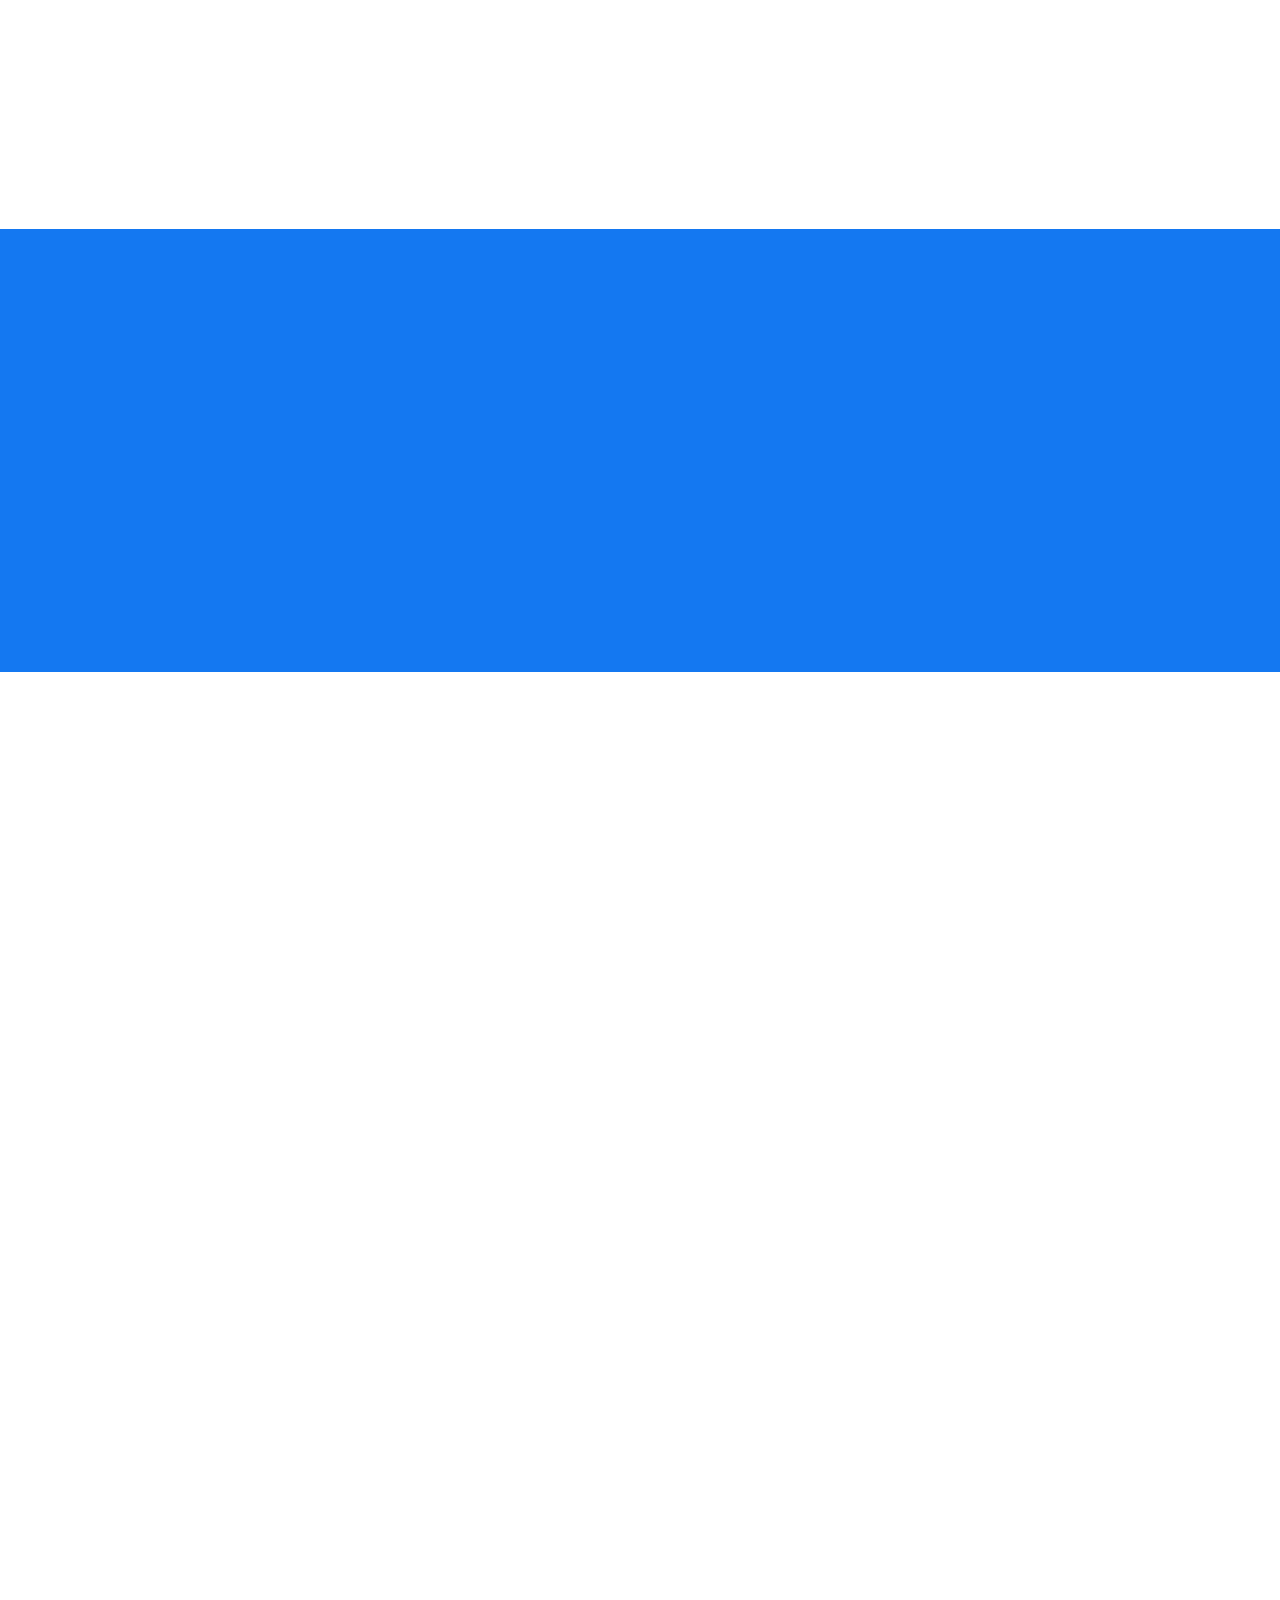
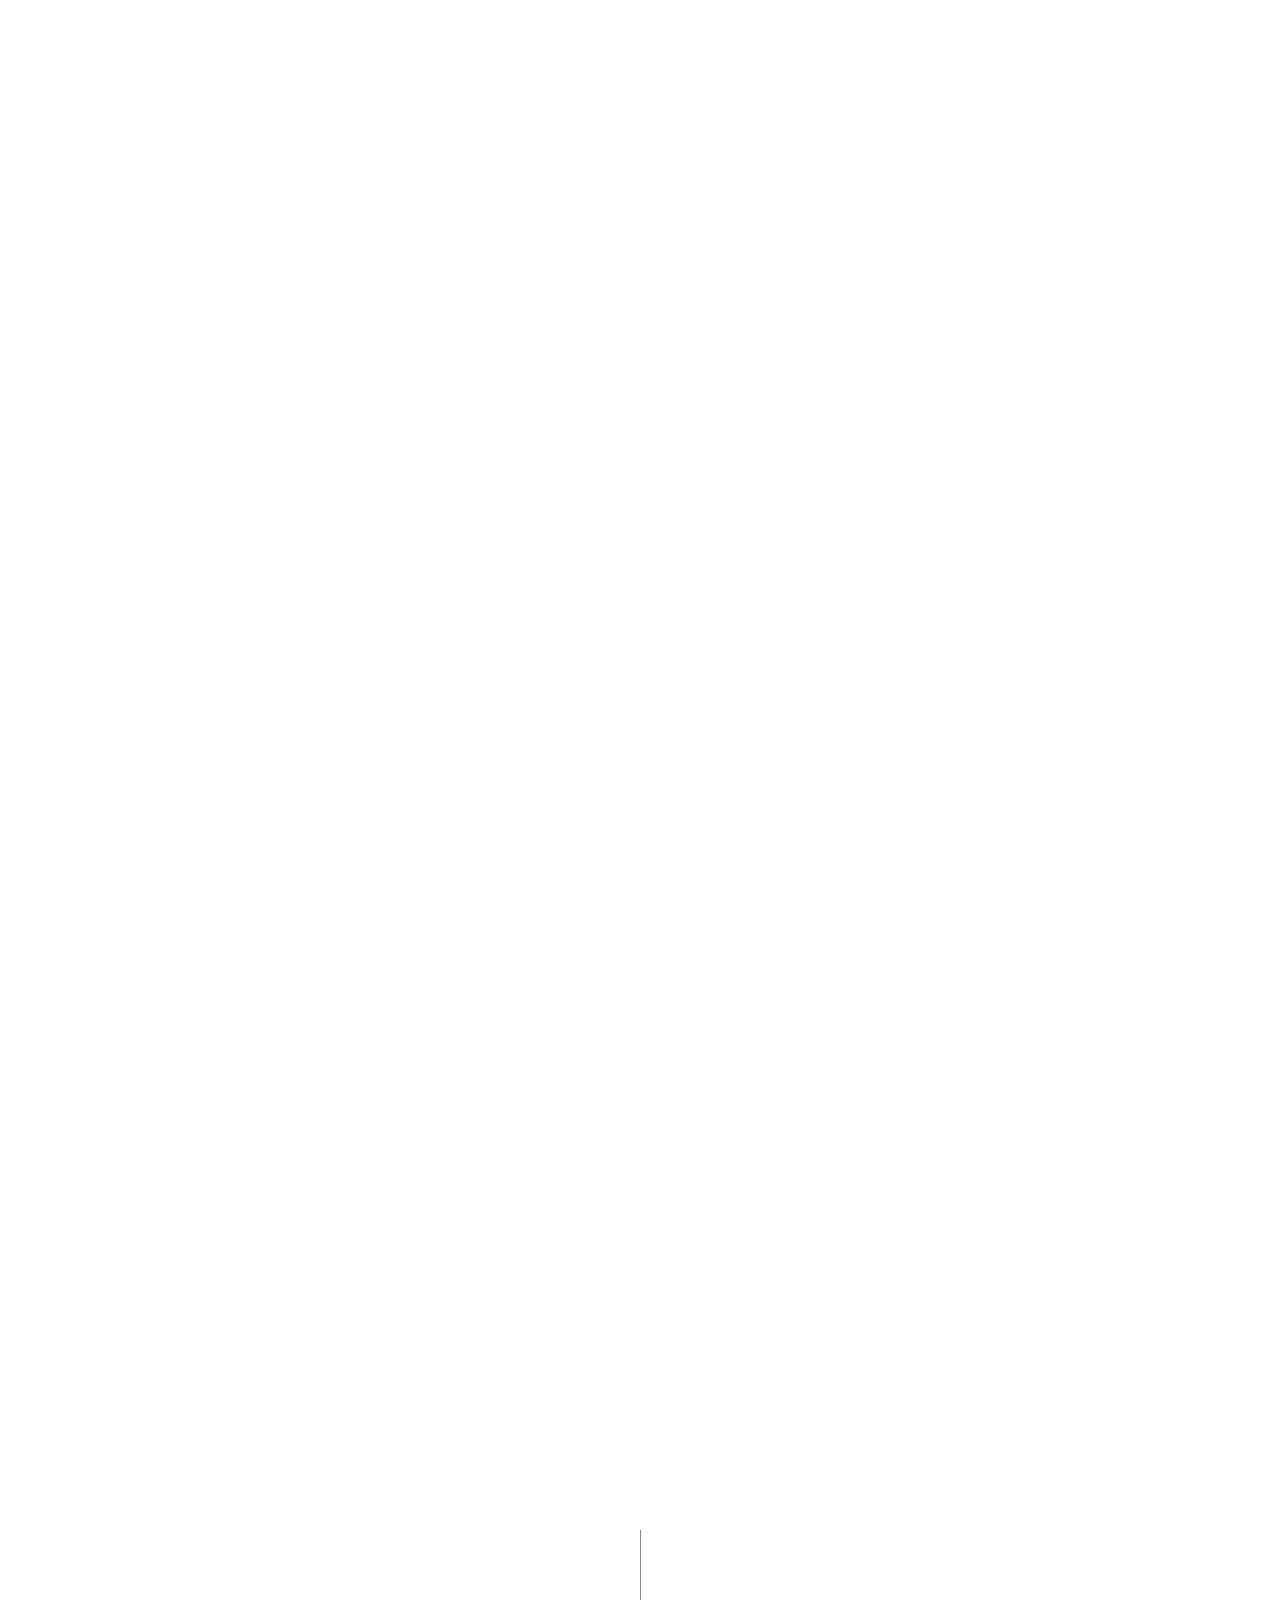
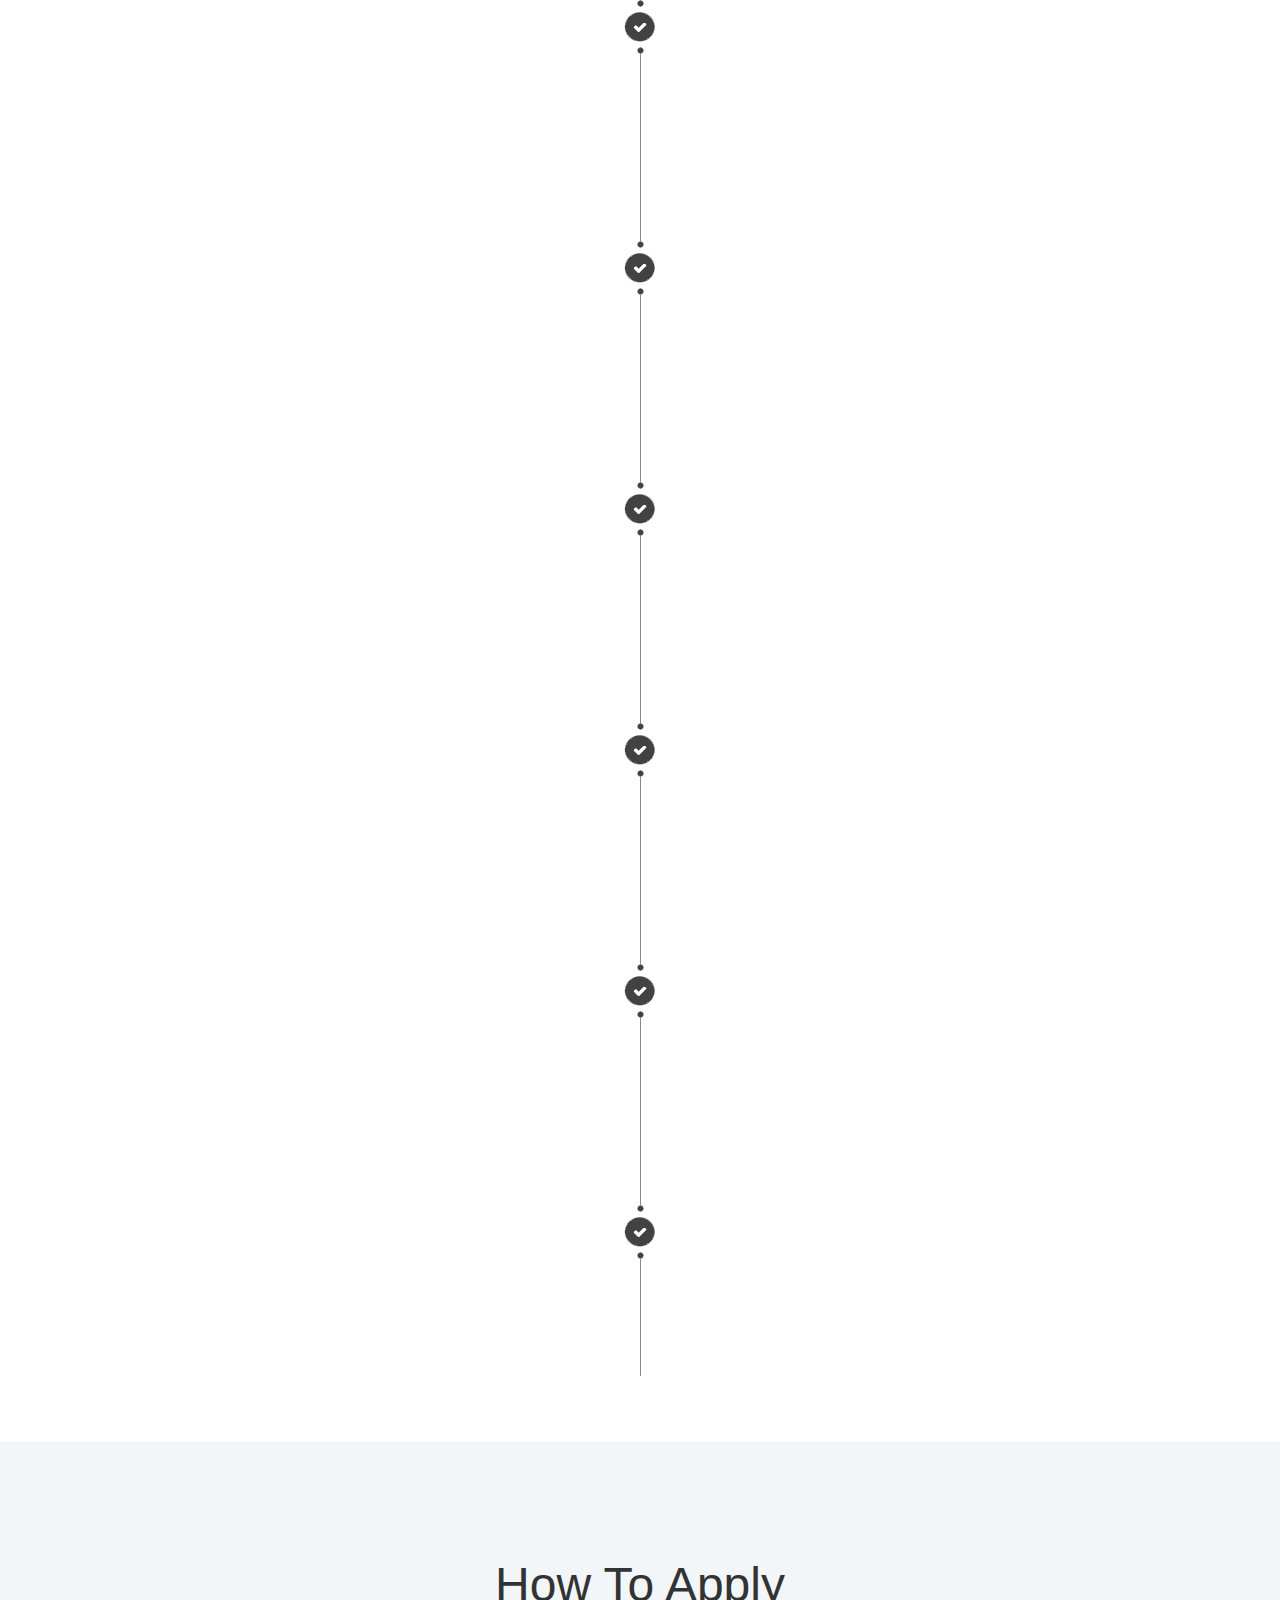
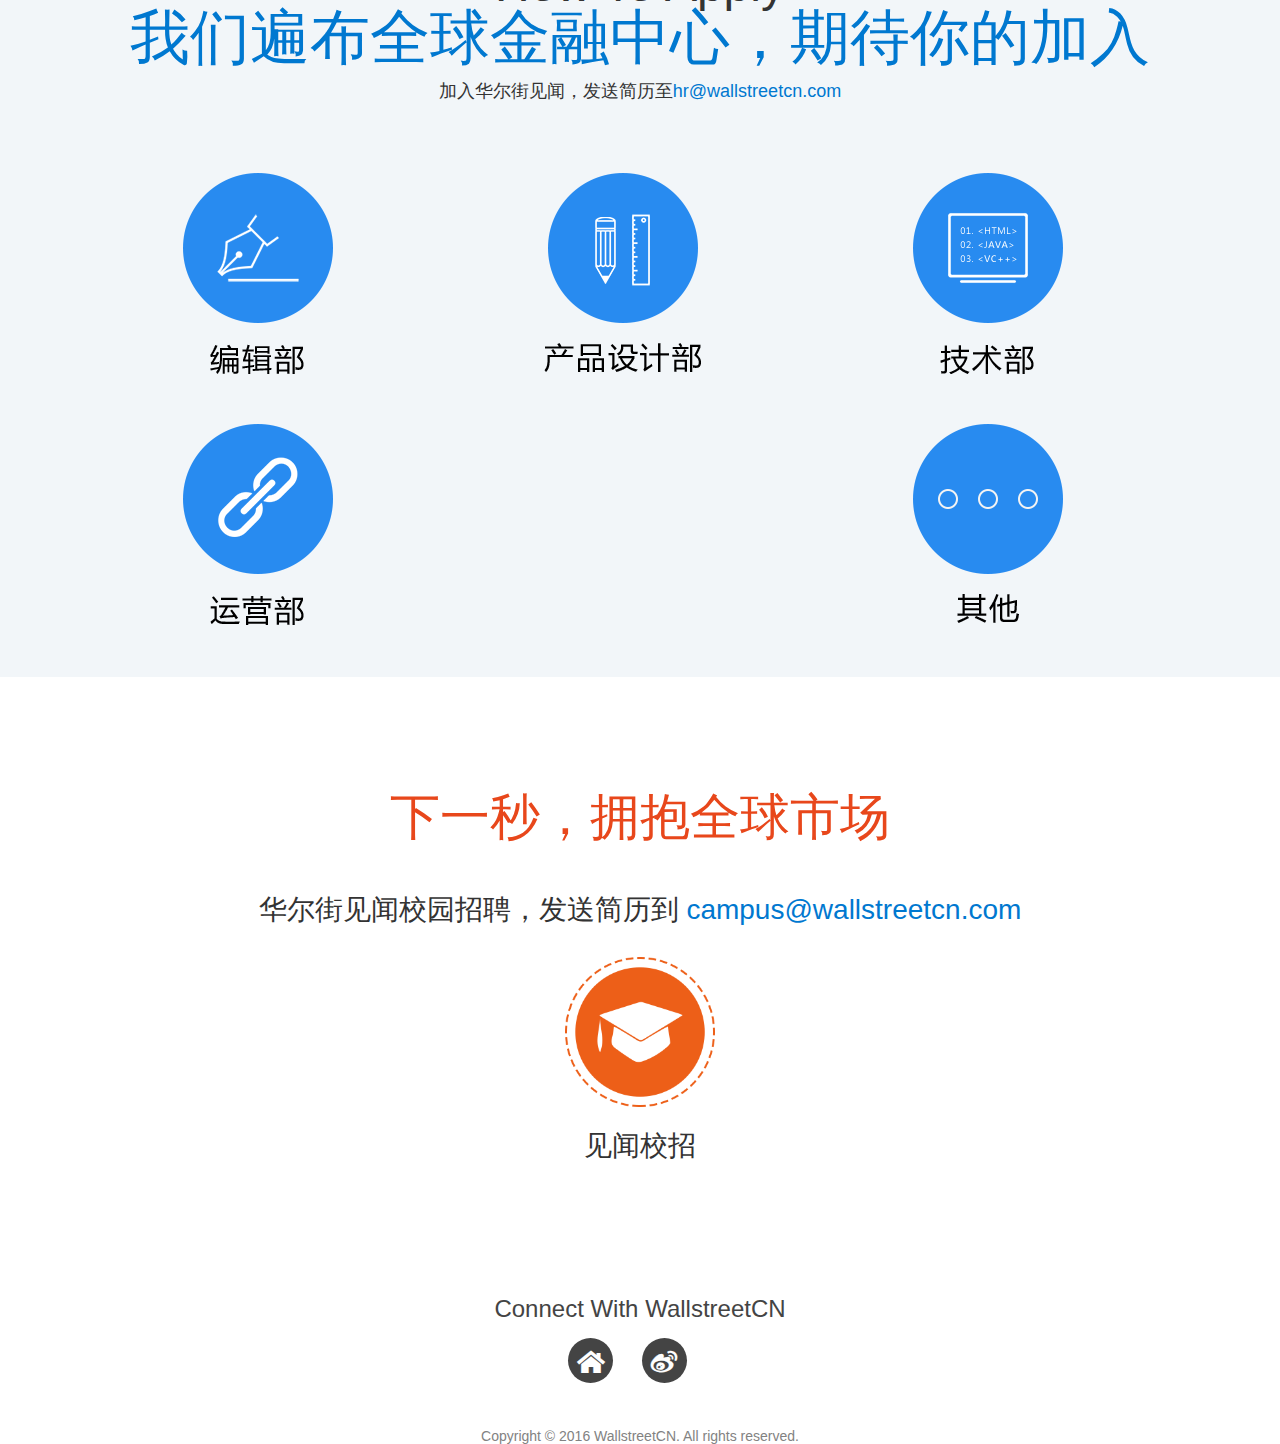
<file: recruit.html>
<!DOCTYPE html>
<html lang="en">
<head>
    <meta charset="UTF-8">
    <title>加入华尔街见闻，用互联网改变金融世界</title>
    <link rel="stylesheet" href="css/reset.css">
    <link rel="stylesheet" href="css/recruit.css">
    <link rel="stylesheet" href="font/iconfont.css">
    <link rel="shortcut icon" href="favicon.ico">
</head>
<body>
<aside class="joint-welcome">
    <aside class="blue"></aside>
</aside>
<header>
    <div class="hcontainer">
        <div class="img">
            <a href="index.html"><img src="img/logo.png"/></a>
        </div>
        <ul>
            <li><a class="on" href="#">了解见闻</a></li>
            <li><a href="javascript:;">见闻实力</a></li>
            <li><a href="javascript:;">见闻未来</a></li>
            <li><a href="javascript:;">见闻团队</a></li>
            <li><a href="javascript:;">见闻体验</a></li>
            <li><a href="javascript:;">见闻社招</a></li>
            <li><a href="javascript:;">见闻社招</a><span>Hot</span></li>
        </ul>
    </div>
</header>
<div class="banner choose">
    <p>WallstreetCN</p>
    <h1>帮助中国投资者更好地理解世界</h1>
</div>
<div class="whoweare ">
    <section>
        <h2>Who We Are</h2>
        <h1>全球金融资讯数据服务平台</h1>
        <p>中文世界永远第一个播报影响金融市场的重大新闻及数据</p>
    </section>
    <ul>
        <li>
            <div class="out">
                <div class="iconfont icon-rocket "></div>
                <i class="circle"></i>
            </div>
            <h4>Popular</h4>
            <p>日活跃用户150万，月活跃用户超过1000万，微信/微博/头条第三方阅读平台超过1000万用户，连续三年保持高速同比增长</p>
        </li>
        <li>
            <div class="out">
                <div class="iconfont icon-earth "></div>
                <i class="circle"></i>
            </div>
            <h4>Influential</h4>
            <p>财经领域影响力微信TOP1、微博TOP5、苹果、华为等多个应用市场金融资讯类排名稳居第1位</p>
        </li>
        <li>
            <div class="out">
                <div class="iconfont icon-users "></div>
                <i class="circle"></i>
            </div>
            <h4>Comprehensive</h4>
            <p>100种全球大类资产行情每日数据响应超过5亿次</p>
        </li>
        <li>
            <div class="out">
                <div class="iconfont icon-linechart "></div>
                <i class="circle"></i>
            </div>
            <h4>Professional</h4>
            <p>2010-2015华尔街见闻从自媒体成为互联网金融信息服务商，我们创建了中文用户对全球市场的理解框架</p>
        </li>
    </ul>
</div>
<div class="ourvision">
    <section>
        <h2>Our Vision</h2>
        <h1>帮助用户抓住全球市场最佳时机</h1>
        <p>聚焦未来每年1.5万亿出境投资需求——通过资讯、社区、策略、交易为用户实现全球资产配置</p>
    </section>
    <div class="cover">
        <ul>
            <li><img src="img/wscnteam_01.jpg"></li>
            <li><img src="img/wscnteam_02.jpg"></li>
            <li><img src="img/wscnteam_03.jpg"></li>
            <li><img src="img/wscnteam_04.jpg"></li>
            <li><img src="img/wscnteam_05.jpg"></li>
            <li><img src="img/wscnteam_01.jpg"></li>
        </ul>
        <div class="window">
            <div class="arrow-left"></div>
            <div class="arrow-right"></div>
        </div>
    </div>
</div>
<div class="ourteam">
    <section>
        <h2>Our Team </h2>
        <h1>我们没有“下属”，只有“伙伴”</h1>
        <p>我们是一支跨界金融、传媒、互联网领域，平均年龄27岁，具有全球从业背景的团队。</p>
    </section>
    <div class="people">
        <ul class="left">
            <li>
                <div class="frame">
                    <div class="img">
                        <img src="img/xp.jpg"/>
                    </div>
                    <div class="name">
                        <span>吴晓鹏</span>
                        <em>CEO&创始人</em>
                    </div>
                    <p>在创办华尔街见闻前，曾作为财经记者驻纽约五年，采访过时任美联储主席的伯南克、美国财长盖特纳、“股神”巴菲特、“债券之王”比尔·格罗斯等全球金融领袖。</p>
                </div>
            </li>
            <li>
                <div class="frame">
                    <div class="img">
                        <img src="img/gudong.jpg"/>
                    </div>
                    <div class="name">
                        <span>股东</span>
                    </div>
                    <p>主要机构投资方包括中国平安、海通证券下属投资机构、CMC华人文化基金及亿级用户互联网巨头等。</p>
                </div>
            </li>
        </ul>
        <ul class="right">
            <li>
                <div class="frame">
                    <div class="img">
                        <img src="img/gcq.jpg"/>
                    </div>
                    <div class="name">
                        <span>顾成琦</span>
                        <em>联合创始人</em>
                    </div>
                    <p>在创办华尔街见闻前，曾作为财经记者驻纽约五年，采访过时任美联储主席的伯南克、美国财长盖特纳、“股神”巴菲特、“债券之王”比尔·格罗斯等全球金融领袖。</p>
                </div>
            </li>
            <li>
                <div class="frame">
                    <div class="img">
                        <img src="img/friends.jpg"/>
                    </div>
                    <div class="name">
                        <span>创业伙伴</span>
                    </div>
                    <p>在创办华尔街见闻前，曾作为财经记者驻纽约五年，采访过时任美联储主席的伯南克、美国财长盖特纳、“股神”巴菲特、“债券之王”比尔·格罗斯等全球金融领袖。</p>
                </div>
            </li>
        </ul>
    </div>
</div>
<div class="workingwithus">
    <section>
        <h2>Working With Us</h2>
        <h1>帮助用户抓住全球市场最佳时机</h1>
        <p>聚焦未来每年1.5万亿出境投资需求——通过资讯、社区、策略、交易为用户实现全球资产配置</p>
    </section>
    <div class="content clearfix">
        <div class="left">
            <a class="con lc1" href="">优越的地理位置和办公环境</a>
            <p class="lc1">双层loft办公环境，市中心马当路，交通便利、午餐选择丰富</p>

            <a class="lc2 img" href=""><img src="img/press-img2.jpg"/></a>

            <a class="lc3 con" href="">快速的内部晋升机制</a>
            <p class="lc3">我们每年都有升职评估，还有海外轮岗的机会。<br>每半年考核调节一次，让你的薪资不落后于市场平均水平。</p>

            <a class="lc4 img" href=""><img src="img/press-img6.jpg"/></a>

            <a class="lc5 con" href="">新人投资账户</a>
            <p class="lc5">CEO还开通了海外金融投资账户，赢了自己取出来花，输了算老板的。</p>

            <a class="lc6 img" href=""><img src="img/press-img7.jpg"/></a>
        </div>
        <div class="middle">
            <img src="img/timeline-divider.png"/>
            <img src="img/timeline-divider.png"/>
            <img src="img/timeline-divider.png"/>
            <img src="img/timeline-divider.png"/>
            <img src="img/timeline-divider.png"/>
            <img src="img/timeline-divider.png"/>
        </div>
        <div class="right">
            <a href="" class="rc1 img"><img src="img/press-img3.jpg" height="388" width="1040"/></a>

            <a class="rc2 con" href="">丰富的文娱活动</a>
            <p class="rc2">管理宽松有活力，福利应有尽有，乒乓球、桌面足球、Xbox、Wii太鼓一应俱全，水果，咖啡，茶叶，零食供应不断，团队PARTY、聚餐、出游应接不暇。</p>

            <a href="" class="rc3 img"><img src="img/press-img1.jpg"/></a>

            <a class="rc4 con" href="">极具竞争力的薪资福利待遇</a>
            <p class="rc4">普遍高于市场均值，公司员工只要够忠诚热情，在董事会支持授权下，公司有明确而广泛的员工持股计划和不断扩大的期权池。</p>

            <a href="" class="rc5 img"><img src="img/press-img5.jpg" height="340" width="790"/></a>

            <a class="rc6 con" href="">第一手财经资讯</a>
            <p class="rc6">让喜爱金融投资的你，足不出户掌握第一手最新财经资讯，领跑私人财富增长。</p>
        </div>
    </div>
</div>
<div class="howtoapply">
    <h2>How To Apply </h2>
    <h1>我们遍布全球金融中心，期待你的加入</h1>
    <p>加入华尔街见闻，发送简历至<a href="">hr@wallstreetcn.com</a></p>
    <ul class="clearfix">
        <li><a href=""><img src="img/bianji.png" height="201" width="150"/></a></li>
        <li><a href=""><img src="img/chanping.png" height="201" width="160"/></a></li>
        <li><a href=""><img src="img/jishu.png" height="201" width="150"/></a></li>
        <li><a href=""><img src="img/yunyin.png" height="201" width="150"/></a></li>
        <li><a href=""><img src="img/qita.png" height="200" width="150"/></a></li>
    </ul>
</div>
<div class="connect">
    <h1>下一秒，拥抱全球市场</h1>
    <p>华尔街见闻校园招聘，发送简历到 <a href="">campus@wallstreetcn.com</a></p>
    <a class="pic" href="">
        <img src="img/icon.png" height="232" width="232"/>
        <p class="recruit">见闻校招</p>
    </a>
    <p class="with">Connect With WallstreetCN</p>
    <ul>
        <li><a class="iconfont icon-home" href=""></a></li>
        <li><a class="iconfont icon-unie61d" href=""></a></li>
    </ul>
    <i>Copyright © 2016 WallstreetCN. All rights reserved.</i>
</div>
<script src="js/jquery-1.7.2.min.js"></script>
<script src="js/recruit.js"></script>
</body>
</html>
</file>
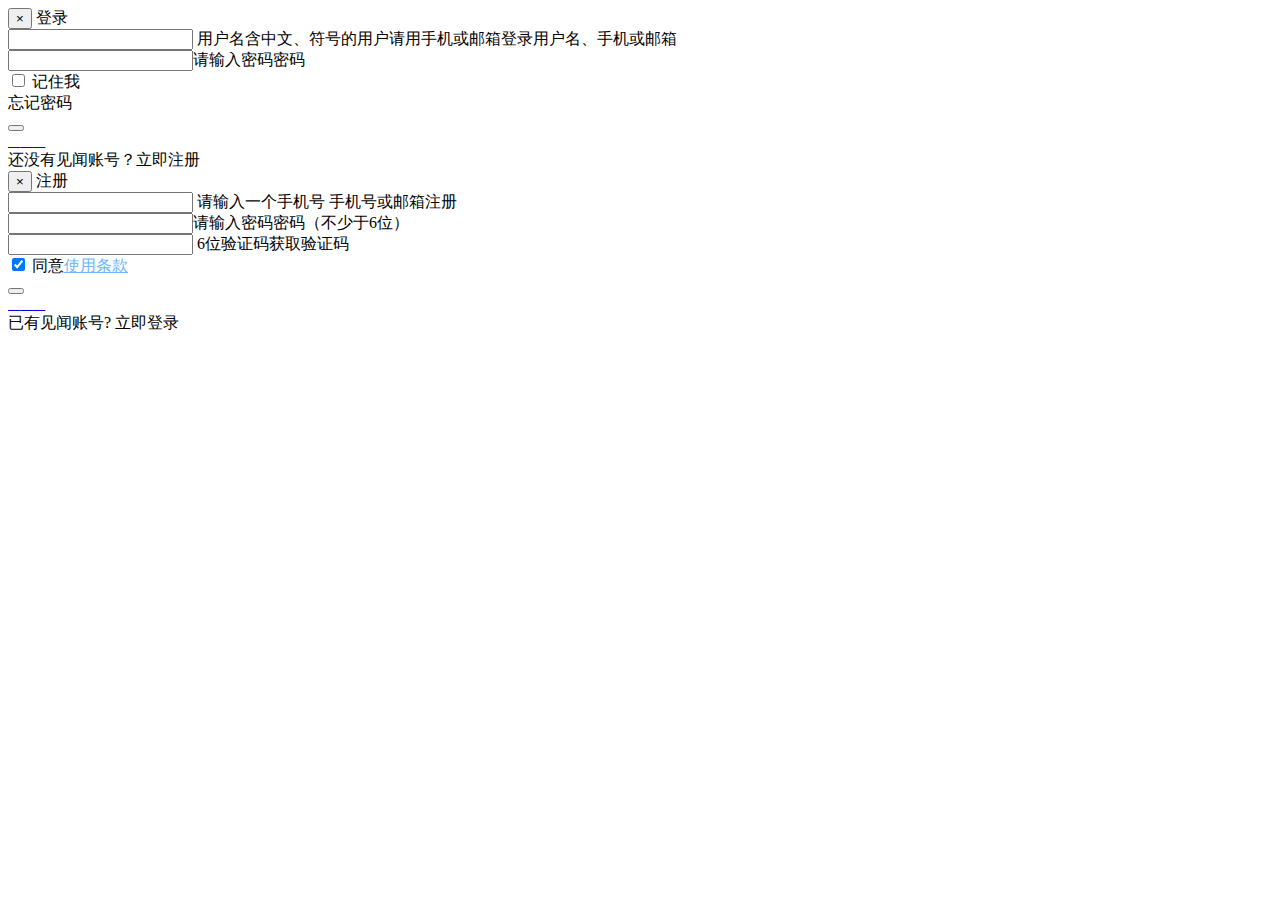
<file: test.html>
<!doctype html>
<html lang="en">
<head>
    <meta charset="UTF-8">
    <meta name="viewport"
          content="width=device-width, user-scalable=no, initial-scale=1.0, maximum-scale=1.0, minimum-scale=1.0">
    <meta http-equiv="X-UA-Compatible" content="ie=edge">
    <title>Document</title>
</head>
<body>
<div class="custom-modal-content" id="user-modal-login">
    <div class="custom-modal-header ">
        <button type="button" class="close" data-action="hide-custom-modal" data-target="#user-modal"><span
                aria-hidden="true">×</span></button>
        登录
    </div>
    <div class="custom-modal-body">
        <form data-validate="" action="https://passport.wallstreetcn.com//login?ajax=1" method="POST" novalidate="">
            <div class="form-group has-feedback has-error">


                <input type="text" name="identify" class="form-control"
                                                                  required="" data-parsley-trigger="blur change"
                                                                  data-parsley-pattern="(^1[3|4|5|7|8]\d{9}$)|(^([a-zA-Z0-9]+[_|\_|\.]?)*[a-zA-Z0-9]+@([a-zA-Z0-9]+[_|_|.]?)*[a-zA-Z0-9]+.[a-zA-Z]{2,3}$)|(^[0-9a-zA-Z_]{1,}$)"
                                                                  data-parsley-minlength="4"
                                                                  data-parsley-minlength-message="用户名最短4个字符"
                                                                  data-parsley-pattern-message="用户名含中文、符号的用户请用手机或邮箱登录"
                                                                  data-parsley-required-message="请输入用户名、手机或邮箱"
                                                                  data-parsley-id="2863">



                <span class="help-block filled"
                                                                                               style="margin-bottom: 0;"
                                                                                               id="parsley-id-2863"><span
                    class="parsley-pattern">用户名含中文、符号的用户请用手机或邮箱登录</span></span><label class="form-label left form-sm">用户名、手机或邮箱</label>
                <iframe id="tmp_downloadhelper_iframe" style="display: none;"></iframe>
            </div>
            <div class="form-group has-feedback has-error"><input type="password" name="password"
                                                                  class="form-control password-previewer" required=""
                                                                  data-parsley-trigger="blur change"
                                                                  data-parsley-minlength="6"
                                                                  data-parsley-minlength-message="密码最短6位" maxlength="26"
                                                                  data-parsley-maxlength="26"
                                                                  data-parsley-max-length="密码最长26位"
                                                                  data-parsley-required-message="请输入密码"
                                                                  data-parsley-id="1056"><span class="help-block filled"
                                                                                               style="margin-bottom: 0;"
                                                                                               id="parsley-id-1056"><span
                    class="parsley-required">请输入密码</span></span><label class="form-label left">密码</label></div>
            <div class="form-footer">
                <div class="checkbox pull-left" style="width: 100px;"><label class="remember-label"><input
                        type="checkbox" name="remember" value="1" data-parsley-multiple="remember"
                        data-parsley-id="8628"> 记住我</label><span class="help-block" style="margin-bottom: 0;"
                                                                 id="parsley-id-multiple-remember"></span></div>
                <div class="pull-right"><label class="remember-label"><a class="link-left link"
                                                                         data-target="reset">忘记密码</a></label></div>
            </div>
            <button type="submit" style="margin-top: 0" data-init="登录" data-ing="登录中..." class="custom-button"></button>
        </form>
        <div class="custom-row"><a class="type-weibo login-social-btn"
                                   href="http://wallstreetcn.com/auth/request/weibo/oauth2?next=http://wallstreetcn.com/"><i
                class="icon wallstreetcn_web weibo"></i></a><a class="type-wechat login-social-btn"
                                                                href="http://wallstreetcn.com/auth/request/weixin/oauth2?next=http://wallstreetcn.com/"
                                                                target="_self"><i
                class="icon wallstreetcn_web wechat"></i></a><a class="type-qq login-social-btn"
                                                                 href="http://wallstreetcn.com/auth/request/tencent/oauth2?next=http://wallstreetcn.com/"
                                                                 target="_self"><i
                class="icon wallstreetcn_web qq"></i></a></div>
        <div class="redirect-row">还没有见闻账号？<a class="link-right link" data-target="register">立即注册</a></div>
    </div>
</div>







<div id="modal-container" class="active">
    <div class="custom-modal-content" id="user-modal-register">
        <div class="custom-modal-header">
            <button type="button" class="close" data-action="hide-custom-modal" data-target="#user-modal"><span
                    aria-hidden="true">×</span></button>
            注册
        </div>
        <div class="custom-modal-body">
            <form data-validate="" action="https://passport.wallstreetcn.com//register?ajax=1" method="POST"
                  autocomplete="off" novalidate="" role="form">
                <div class="form-group has-feedback has-error"><input type="password" hidden=""
                                                                      data-parsley-id="1110"><span class="help-block"
                                                                                                   style="margin-bottom: 0;"
                                                                                                   id="parsley-id-1110"></span><input
                        type="phone" name="mobile" class="form-control" required="" data-parsley-trigger="blur change"
                        data-parsley-remote="https://api.wallstreetcn.com/v2/register/check"
                        data-parsley-remote-options="{ method: " get",="" datatype:=""
                    "json"}"data-parsley-remote-message="输入的手机号已被占用"
                    data-parsley-required-message="请输入一个手机号"
                    data-parsley-pattern="^1[3|4|5|7|8]\d{9}$"
                    data-parsley-pattern-message="请输入正确格式的11位手机号"
                    data-parsley-id="3134"
                    >


                    <span class="help-block filled" style="margin-bottom: 0;"
                                                 id="parsley-id-3134">



                        <span
                            class="parsley-required">请输入一个手机号</span></span>
                    <label
                            class="form-label left">手机号</label><label class="form-label right">或<a
                            class="link-left link reg-type" data-target="registerByEM">邮箱注册</a></label></div>
                <div class="form-group has-feedback has-error"><input type="password" name="password"
                                                                      class="form-control password-previewer"
                                                                      required="" autocomplete="new-password"
                                                                      data-parsley-trigger="blur change"
                                                                      data-parsley-minlength="6"
                                                                      data-parsley-minlength-message="密码最短6位"
                                                                      maxlength="26" data-parsley-maxlength="26"
                                                                      data-parsley-max-length="密码最长26位"
                                                                      data-parsley-required-message="请输入密码"
                                                                      data-parsley-pattern="^[^\s]*$"
                                                                      data-parsley-pattern-message="密码中不允许出现空格符号"
                                                                      data-parsley-id="9622"><span
                        class="help-block filled" style="margin-bottom: 0;" id="parsley-id-9622"><span
                        class="parsley-required">请输入密码</span></span><label class="form-label left">密码（不少于6位）</label>
                </div>
                <div class="form-group has-feedback">
                    <input type="text" name="mobilecaptcha" class="form-control"
                                                            required="" data-parsley-trigger="blur change"
                                                            data-parsley-type="number"
                                                            data-parsley-required-message="请输入验证码"
                                                            data-parsley-id="5432">
                    <span class="help-block"
                                                                                         style="margin-bottom: 0;"
                                                                                         id="parsley-id-5432"></span><label
                        class="form-label left0">6位验证码</label><label class="form-label right"><a class="send-captcha"
                                                                                                 data-auth-sendcaptchadata-checkurl="https://api.wallstreetcn.com/v2/register/mobile/check"
                                                                                                 data-sendurl="https://api.wallstreetcn.com/v2/register/mobile/captcha">获取验证码</a><a
                        style="display:none" class="count-down" data-auth-countdown="">重新获取
                    <spandata-auth-seconds class="seconds">60s</spandata-auth-seconds>
                </a></label></div>
                <div class="form-footer">
                    <div class="checkbox pull-left" style="width: 150px;"><label class="remember-label"><input
                            type="checkbox" checked="checked" value="yes" required=""
                            data-parsley-required-message="请勾选使用条款"> 同意<a href="http://wallstreetcn.com/pages/terms"
                                                                          class="text-blue" target="_blank"
                                                                          style="color:#6DB6FC">使用条款</a></label></div>
                    <button type="submit" style="margin-top: 10px" data-init="注册" data-ing="注册中..."
                            class="custom-button"></button>
                </div>
                <div class="custom-row"><a class="type-weibo login-social-btn"
                                           href="http://wallstreetcn.com/auth/request/weibo/oauth2?next=http://wallstreetcn.com/"
                                           target="_self"><i class="icon wallstreetcn_web weibo"></i></a><a
                        class="type-wechat login-social-btn"
                        href="http://wallstreetcn.com/auth/request/weixin/oauth2?next=http://wallstreetcn.com/"
                        target="_self"><i class="icon wallstreetcn_web wechat"></i></a><a
                        class="type-qq login-social-btn"
                        href="http://wallstreetcn.com/auth/request/tencent/oauth2?next=http://wallstreetcn.com/"
                        target="_self"><i class="icon wallstreetcn_web qq"></i></a>
                    <div class="redirect-row">已有见闻账号?<a class="link-left link" data-target="login" data-slide-to="1">
                        立即登录</a></div>
                </div>
            </form>
        </div>
    </div>
</div>


</body>
</html>
</file>
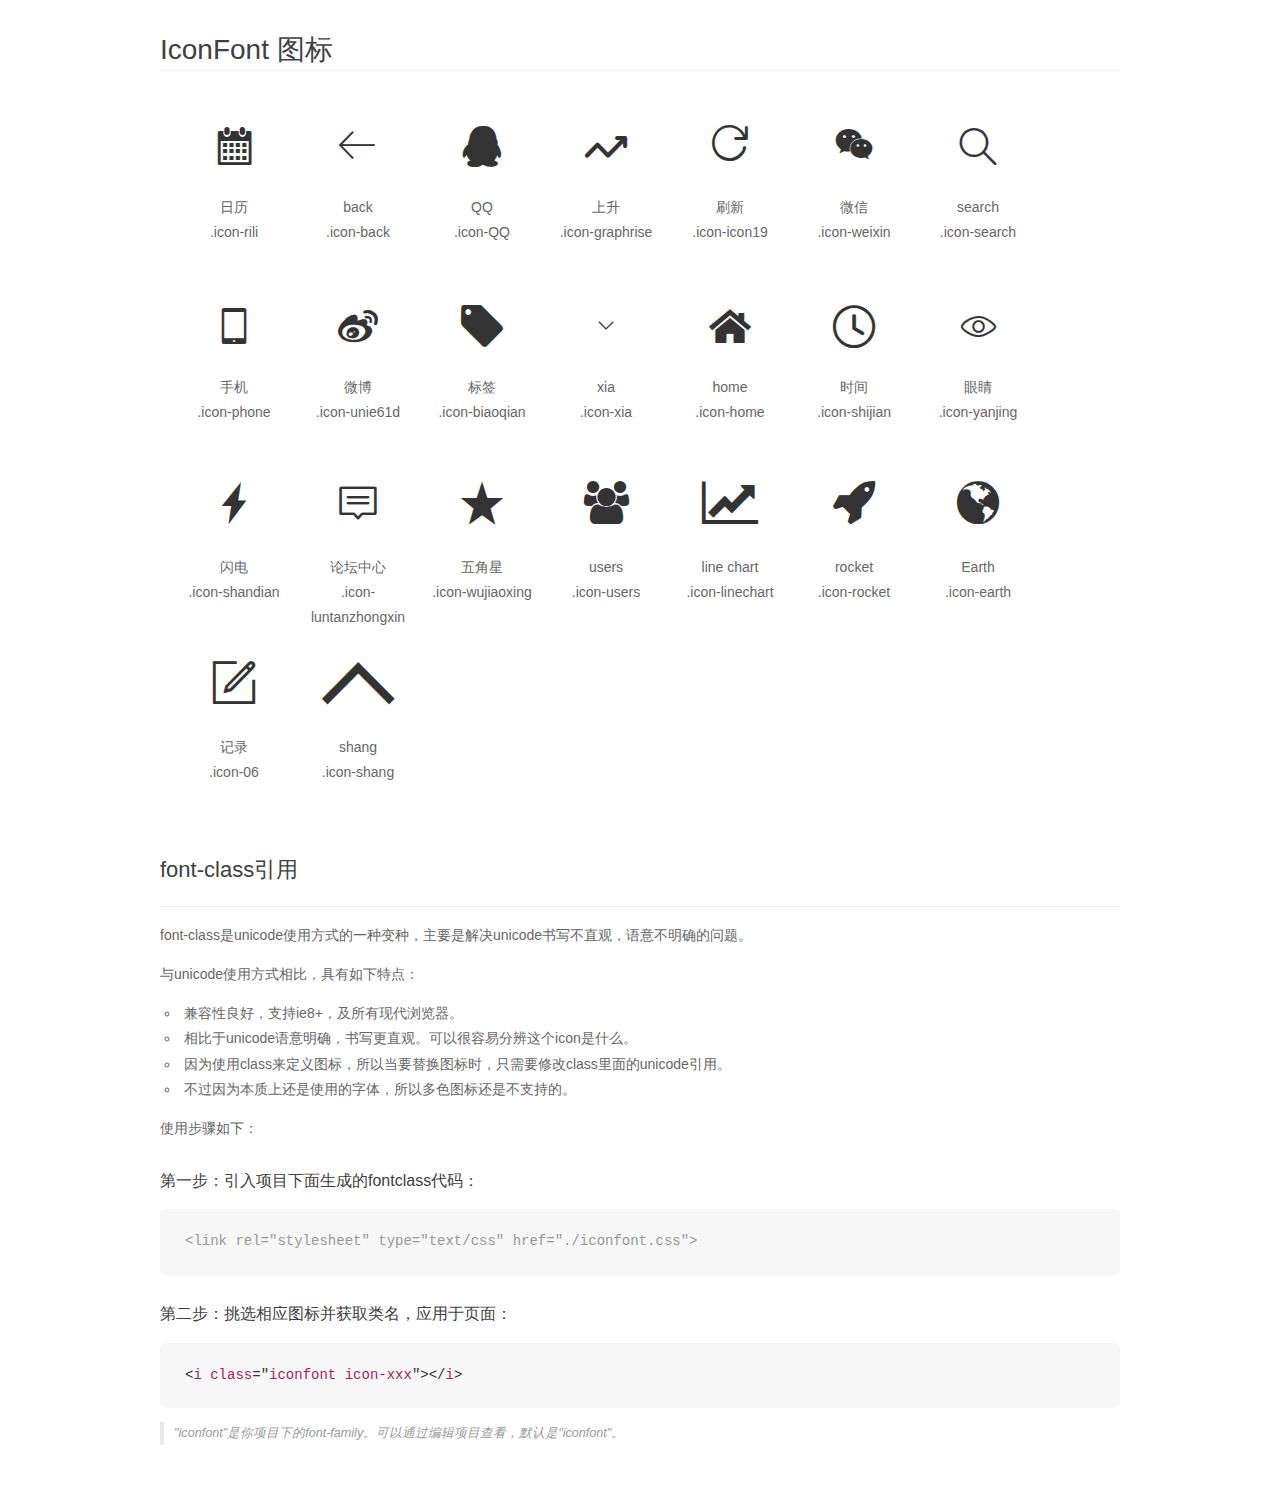
<file: font/demo_fontclass.html>
<!DOCTYPE html>
<html>
<head>
    <meta charset="utf-8"/>
    <title>IconFont</title>
    <link rel="stylesheet" href="demo.css">
    <link rel="stylesheet" href="iconfont.css">
</head>
<body>
    <div class="main markdown">
        <h1>IconFont 图标</h1>
        <ul class="icon_lists clear">
            
                <li>
                <i class="icon iconfont icon-rili"></i>
                    <div class="name">日历</div>
                    <div class="fontclass">.icon-rili</div>
                </li>
            
                <li>
                <i class="icon iconfont icon-back"></i>
                    <div class="name">back</div>
                    <div class="fontclass">.icon-back</div>
                </li>
            
                <li>
                <i class="icon iconfont icon-QQ"></i>
                    <div class="name">QQ</div>
                    <div class="fontclass">.icon-QQ</div>
                </li>
            
                <li>
                <i class="icon iconfont icon-graphrise"></i>
                    <div class="name">上升</div>
                    <div class="fontclass">.icon-graphrise</div>
                </li>
            
                <li>
                <i class="icon iconfont icon-icon19"></i>
                    <div class="name">刷新</div>
                    <div class="fontclass">.icon-icon19</div>
                </li>
            
                <li>
                <i class="icon iconfont icon-weixin"></i>
                    <div class="name">微信</div>
                    <div class="fontclass">.icon-weixin</div>
                </li>
            
                <li>
                <i class="icon iconfont icon-search"></i>
                    <div class="name">search</div>
                    <div class="fontclass">.icon-search</div>
                </li>
            
                <li>
                <i class="icon iconfont icon-phone"></i>
                    <div class="name">手机</div>
                    <div class="fontclass">.icon-phone</div>
                </li>
            
                <li>
                <i class="icon iconfont icon-unie61d"></i>
                    <div class="name">微博</div>
                    <div class="fontclass">.icon-unie61d</div>
                </li>
            
                <li>
                <i class="icon iconfont icon-biaoqian"></i>
                    <div class="name">标签</div>
                    <div class="fontclass">.icon-biaoqian</div>
                </li>
            
                <li>
                <i class="icon iconfont icon-xia"></i>
                    <div class="name">xia</div>
                    <div class="fontclass">.icon-xia</div>
                </li>
            
                <li>
                <i class="icon iconfont icon-home"></i>
                    <div class="name">home</div>
                    <div class="fontclass">.icon-home</div>
                </li>
            
                <li>
                <i class="icon iconfont icon-shijian"></i>
                    <div class="name">时间</div>
                    <div class="fontclass">.icon-shijian</div>
                </li>
            
                <li>
                <i class="icon iconfont icon-yanjing"></i>
                    <div class="name">眼睛</div>
                    <div class="fontclass">.icon-yanjing</div>
                </li>
            
                <li>
                <i class="icon iconfont icon-shandian"></i>
                    <div class="name">闪电</div>
                    <div class="fontclass">.icon-shandian</div>
                </li>
            
                <li>
                <i class="icon iconfont icon-luntanzhongxin"></i>
                    <div class="name">论坛中心</div>
                    <div class="fontclass">.icon-luntanzhongxin</div>
                </li>
            
                <li>
                <i class="icon iconfont icon-wujiaoxing"></i>
                    <div class="name">五角星</div>
                    <div class="fontclass">.icon-wujiaoxing</div>
                </li>
            
                <li>
                <i class="icon iconfont icon-users"></i>
                    <div class="name">users</div>
                    <div class="fontclass">.icon-users</div>
                </li>
            
                <li>
                <i class="icon iconfont icon-linechart"></i>
                    <div class="name">line chart</div>
                    <div class="fontclass">.icon-linechart</div>
                </li>
            
                <li>
                <i class="icon iconfont icon-rocket"></i>
                    <div class="name">rocket</div>
                    <div class="fontclass">.icon-rocket</div>
                </li>
            
                <li>
                <i class="icon iconfont icon-earth"></i>
                    <div class="name">Earth</div>
                    <div class="fontclass">.icon-earth</div>
                </li>
            
                <li>
                <i class="icon iconfont icon-06"></i>
                    <div class="name">记录</div>
                    <div class="fontclass">.icon-06</div>
                </li>
            
                <li>
                <i class="icon iconfont icon-shang"></i>
                    <div class="name">shang</div>
                    <div class="fontclass">.icon-shang</div>
                </li>
            
        </ul>

        <h2 id="font-class-">font-class引用</h2>
        <hr>

        <p>font-class是unicode使用方式的一种变种，主要是解决unicode书写不直观，语意不明确的问题。</p>
        <p>与unicode使用方式相比，具有如下特点：</p>
        <ul>
        <li>兼容性良好，支持ie8+，及所有现代浏览器。</li>
        <li>相比于unicode语意明确，书写更直观。可以很容易分辨这个icon是什么。</li>
        <li>因为使用class来定义图标，所以当要替换图标时，只需要修改class里面的unicode引用。</li>
        <li>不过因为本质上还是使用的字体，所以多色图标还是不支持的。</li>
        </ul>
        <p>使用步骤如下：</p>
        <h3 id="-fontclass-">第一步：引入项目下面生成的fontclass代码：</h3>


        <pre><code class="lang-js hljs javascript"><span class="hljs-comment">&lt;link rel="stylesheet" type="text/css" href="./iconfont.css"&gt;</span></code></pre>
        <h3 id="-">第二步：挑选相应图标并获取类名，应用于页面：</h3>
        <pre><code class="lang-css hljs">&lt;<span class="hljs-selector-tag">i</span> <span class="hljs-selector-tag">class</span>="<span class="hljs-selector-tag">iconfont</span> <span class="hljs-selector-tag">icon-xxx</span>"&gt;&lt;/<span class="hljs-selector-tag">i</span>&gt;</code></pre>
        <blockquote>
        <p>"iconfont"是你项目下的font-family。可以通过编辑项目查看，默认是"iconfont"。</p>
        </blockquote>
    </div>
</body>
</html>
</file>
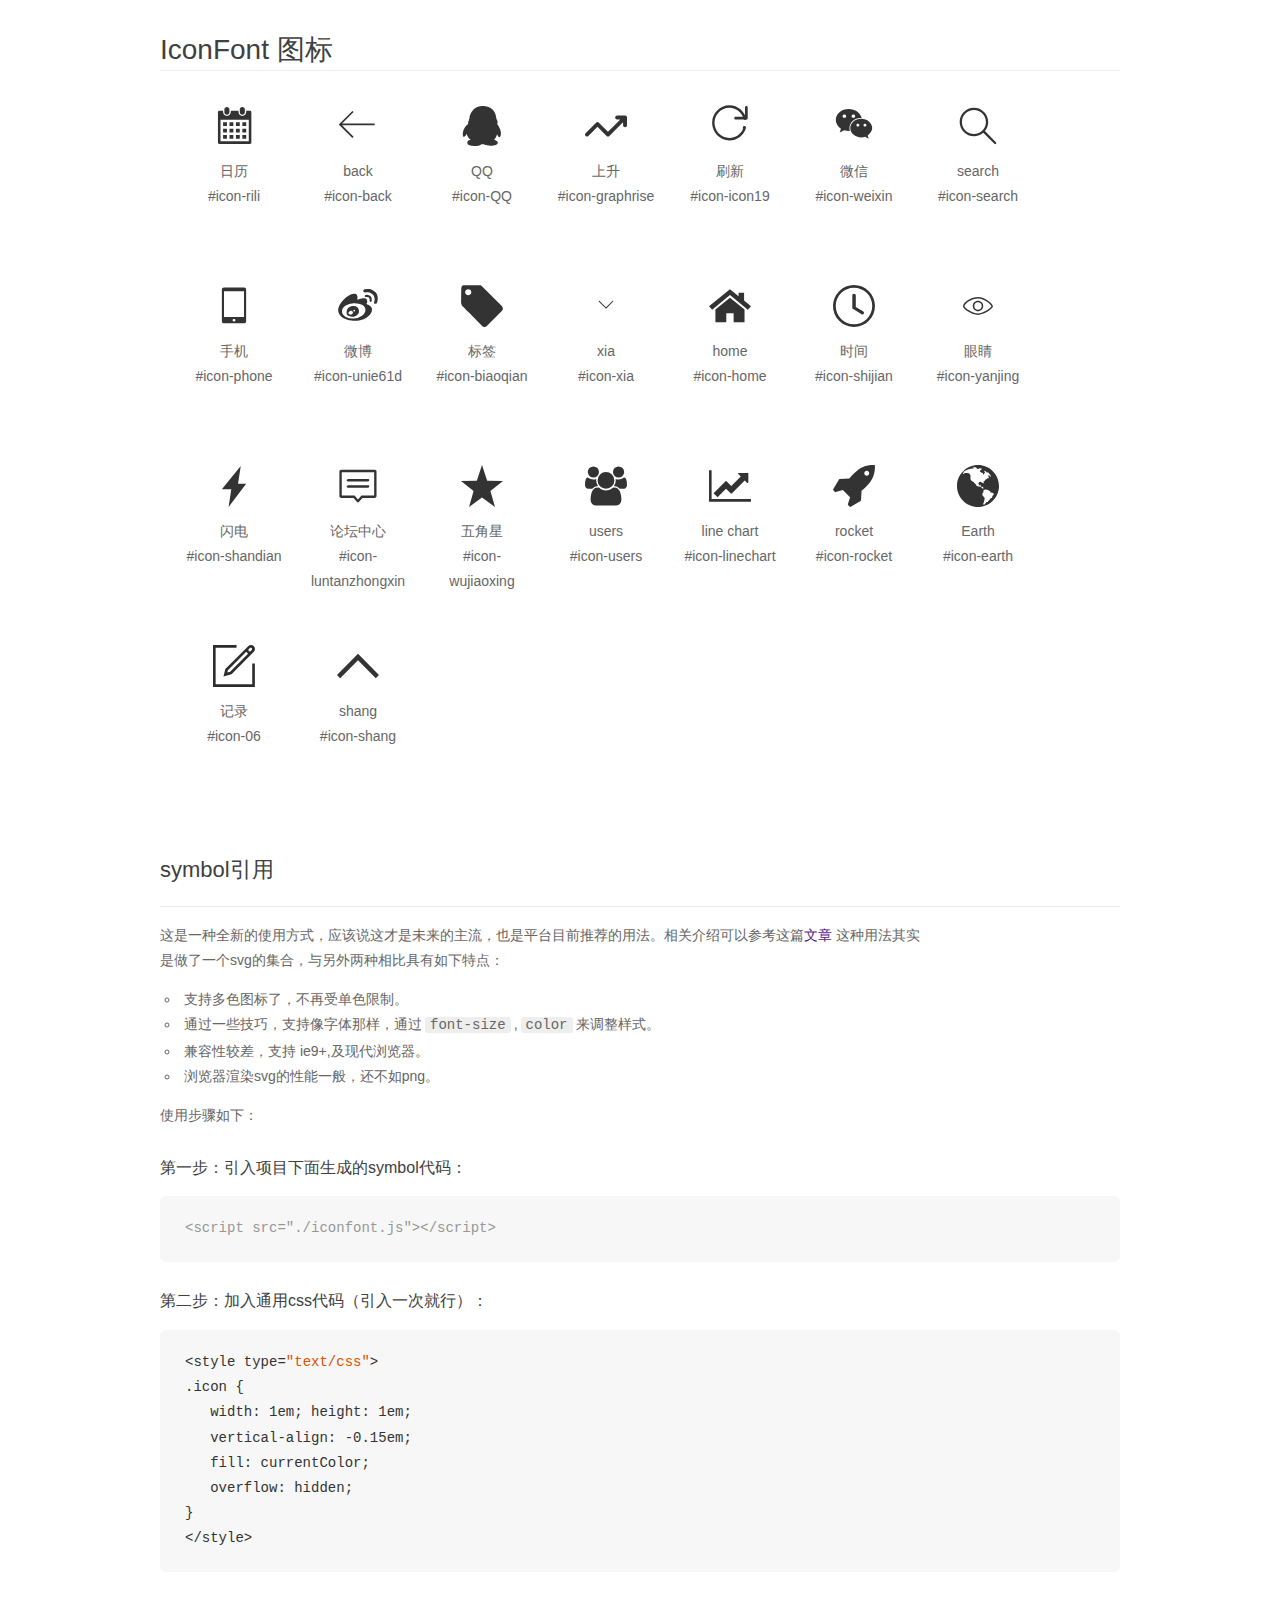
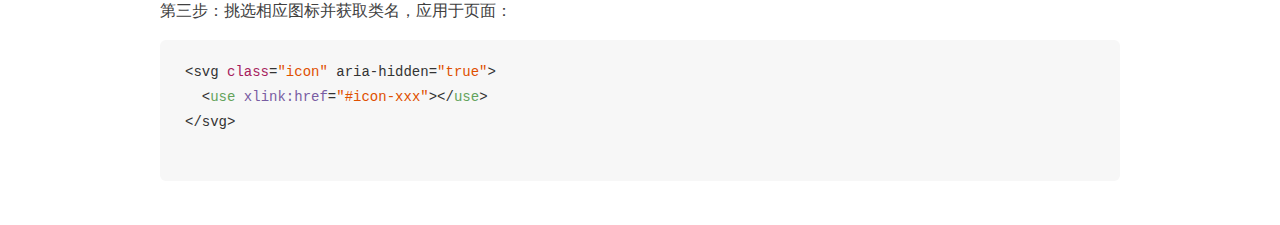
<file: font/demo_symbol.html>
<!DOCTYPE html>
<html>
<head>
    <meta charset="utf-8"/>
    <title>IconFont</title>
    <link rel="stylesheet" href="demo.css">
    <script src="iconfont.js"></script>

    <style type="text/css">
        .icon {
          /* 通过设置 font-size 来改变图标大小 */
          width: 1em; height: 1em;
          /* 图标和文字相邻时，垂直对齐 */
          vertical-align: -0.15em;
          /* 通过设置 color 来改变 SVG 的颜色/fill */
          fill: currentColor;
          /* path 和 stroke 溢出 viewBox 部分在 IE 下会显示
             normalize.css 中也包含这行 */
          overflow: hidden;
        }

    </style>
</head>
<body>
    <div class="main markdown">
        <h1>IconFont 图标</h1>
        <ul class="icon_lists clear">
            
                <li>
                    <svg class="icon" aria-hidden="true">
                        <use xlink:href="#icon-rili"></use>
                    </svg>
                    <div class="name">日历</div>
                    <div class="fontclass">#icon-rili</div>
                </li>
            
                <li>
                    <svg class="icon" aria-hidden="true">
                        <use xlink:href="#icon-back"></use>
                    </svg>
                    <div class="name">back</div>
                    <div class="fontclass">#icon-back</div>
                </li>
            
                <li>
                    <svg class="icon" aria-hidden="true">
                        <use xlink:href="#icon-QQ"></use>
                    </svg>
                    <div class="name">QQ</div>
                    <div class="fontclass">#icon-QQ</div>
                </li>
            
                <li>
                    <svg class="icon" aria-hidden="true">
                        <use xlink:href="#icon-graphrise"></use>
                    </svg>
                    <div class="name">上升</div>
                    <div class="fontclass">#icon-graphrise</div>
                </li>
            
                <li>
                    <svg class="icon" aria-hidden="true">
                        <use xlink:href="#icon-icon19"></use>
                    </svg>
                    <div class="name">刷新</div>
                    <div class="fontclass">#icon-icon19</div>
                </li>
            
                <li>
                    <svg class="icon" aria-hidden="true">
                        <use xlink:href="#icon-weixin"></use>
                    </svg>
                    <div class="name">微信</div>
                    <div class="fontclass">#icon-weixin</div>
                </li>
            
                <li>
                    <svg class="icon" aria-hidden="true">
                        <use xlink:href="#icon-search"></use>
                    </svg>
                    <div class="name">search</div>
                    <div class="fontclass">#icon-search</div>
                </li>
            
                <li>
                    <svg class="icon" aria-hidden="true">
                        <use xlink:href="#icon-phone"></use>
                    </svg>
                    <div class="name">手机</div>
                    <div class="fontclass">#icon-phone</div>
                </li>
            
                <li>
                    <svg class="icon" aria-hidden="true">
                        <use xlink:href="#icon-unie61d"></use>
                    </svg>
                    <div class="name">微博</div>
                    <div class="fontclass">#icon-unie61d</div>
                </li>
            
                <li>
                    <svg class="icon" aria-hidden="true">
                        <use xlink:href="#icon-biaoqian"></use>
                    </svg>
                    <div class="name">标签</div>
                    <div class="fontclass">#icon-biaoqian</div>
                </li>
            
                <li>
                    <svg class="icon" aria-hidden="true">
                        <use xlink:href="#icon-xia"></use>
                    </svg>
                    <div class="name">xia</div>
                    <div class="fontclass">#icon-xia</div>
                </li>
            
                <li>
                    <svg class="icon" aria-hidden="true">
                        <use xlink:href="#icon-home"></use>
                    </svg>
                    <div class="name">home</div>
                    <div class="fontclass">#icon-home</div>
                </li>
            
                <li>
                    <svg class="icon" aria-hidden="true">
                        <use xlink:href="#icon-shijian"></use>
                    </svg>
                    <div class="name">时间</div>
                    <div class="fontclass">#icon-shijian</div>
                </li>
            
                <li>
                    <svg class="icon" aria-hidden="true">
                        <use xlink:href="#icon-yanjing"></use>
                    </svg>
                    <div class="name">眼睛</div>
                    <div class="fontclass">#icon-yanjing</div>
                </li>
            
                <li>
                    <svg class="icon" aria-hidden="true">
                        <use xlink:href="#icon-shandian"></use>
                    </svg>
                    <div class="name">闪电</div>
                    <div class="fontclass">#icon-shandian</div>
                </li>
            
                <li>
                    <svg class="icon" aria-hidden="true">
                        <use xlink:href="#icon-luntanzhongxin"></use>
                    </svg>
                    <div class="name">论坛中心</div>
                    <div class="fontclass">#icon-luntanzhongxin</div>
                </li>
            
                <li>
                    <svg class="icon" aria-hidden="true">
                        <use xlink:href="#icon-wujiaoxing"></use>
                    </svg>
                    <div class="name">五角星</div>
                    <div class="fontclass">#icon-wujiaoxing</div>
                </li>
            
                <li>
                    <svg class="icon" aria-hidden="true">
                        <use xlink:href="#icon-users"></use>
                    </svg>
                    <div class="name">users</div>
                    <div class="fontclass">#icon-users</div>
                </li>
            
                <li>
                    <svg class="icon" aria-hidden="true">
                        <use xlink:href="#icon-linechart"></use>
                    </svg>
                    <div class="name">line chart</div>
                    <div class="fontclass">#icon-linechart</div>
                </li>
            
                <li>
                    <svg class="icon" aria-hidden="true">
                        <use xlink:href="#icon-rocket"></use>
                    </svg>
                    <div class="name">rocket</div>
                    <div class="fontclass">#icon-rocket</div>
                </li>
            
                <li>
                    <svg class="icon" aria-hidden="true">
                        <use xlink:href="#icon-earth"></use>
                    </svg>
                    <div class="name">Earth</div>
                    <div class="fontclass">#icon-earth</div>
                </li>
            
                <li>
                    <svg class="icon" aria-hidden="true">
                        <use xlink:href="#icon-06"></use>
                    </svg>
                    <div class="name">记录</div>
                    <div class="fontclass">#icon-06</div>
                </li>
            
                <li>
                    <svg class="icon" aria-hidden="true">
                        <use xlink:href="#icon-shang"></use>
                    </svg>
                    <div class="name">shang</div>
                    <div class="fontclass">#icon-shang</div>
                </li>
            
        </ul>


        <h2 id="symbol-">symbol引用</h2>
        <hr>

        <p>这是一种全新的使用方式，应该说这才是未来的主流，也是平台目前推荐的用法。相关介绍可以参考这篇<a href="">文章</a>
        这种用法其实是做了一个svg的集合，与另外两种相比具有如下特点：</p>
        <ul>
          <li>支持多色图标了，不再受单色限制。</li>
          <li>通过一些技巧，支持像字体那样，通过<code>font-size</code>,<code>color</code>来调整样式。</li>
          <li>兼容性较差，支持 ie9+,及现代浏览器。</li>
          <li>浏览器渲染svg的性能一般，还不如png。</li>
        </ul>
        <p>使用步骤如下：</p>
        <h3 id="-symbol-">第一步：引入项目下面生成的symbol代码：</h3>
        <pre><code class="lang-js hljs javascript"><span class="hljs-comment">&lt;script src="./iconfont.js"&gt;&lt;/script&gt;</span></code></pre>
        <h3 id="-css-">第二步：加入通用css代码（引入一次就行）：</h3>
        <pre><code class="lang-js hljs javascript">&lt;style type=<span class="hljs-string">"text/css"</span>&gt;
.icon {
   width: <span class="hljs-number">1</span>em; height: <span class="hljs-number">1</span>em;
   vertical-align: <span class="hljs-number">-0.15</span>em;
   fill: currentColor;
   overflow: hidden;
}
&lt;<span class="hljs-regexp">/style&gt;</span></code></pre>
        <h3 id="-">第三步：挑选相应图标并获取类名，应用于页面：</h3>
        <pre><code class="lang-js hljs javascript">&lt;svg <span class="hljs-class"><span class="hljs-keyword">class</span></span>=<span class="hljs-string">"icon"</span> aria-hidden=<span class="hljs-string">"true"</span>&gt;<span class="xml"><span class="hljs-tag">
  &lt;<span class="hljs-name">use</span> <span class="hljs-attr">xlink:href</span>=<span class="hljs-string">"#icon-xxx"</span>&gt;</span><span class="hljs-tag">&lt;/<span class="hljs-name">use</span>&gt;</span>
</span>&lt;<span class="hljs-regexp">/svg&gt;
        </span></code></pre>
    </div>
</body>
</html>
</file>
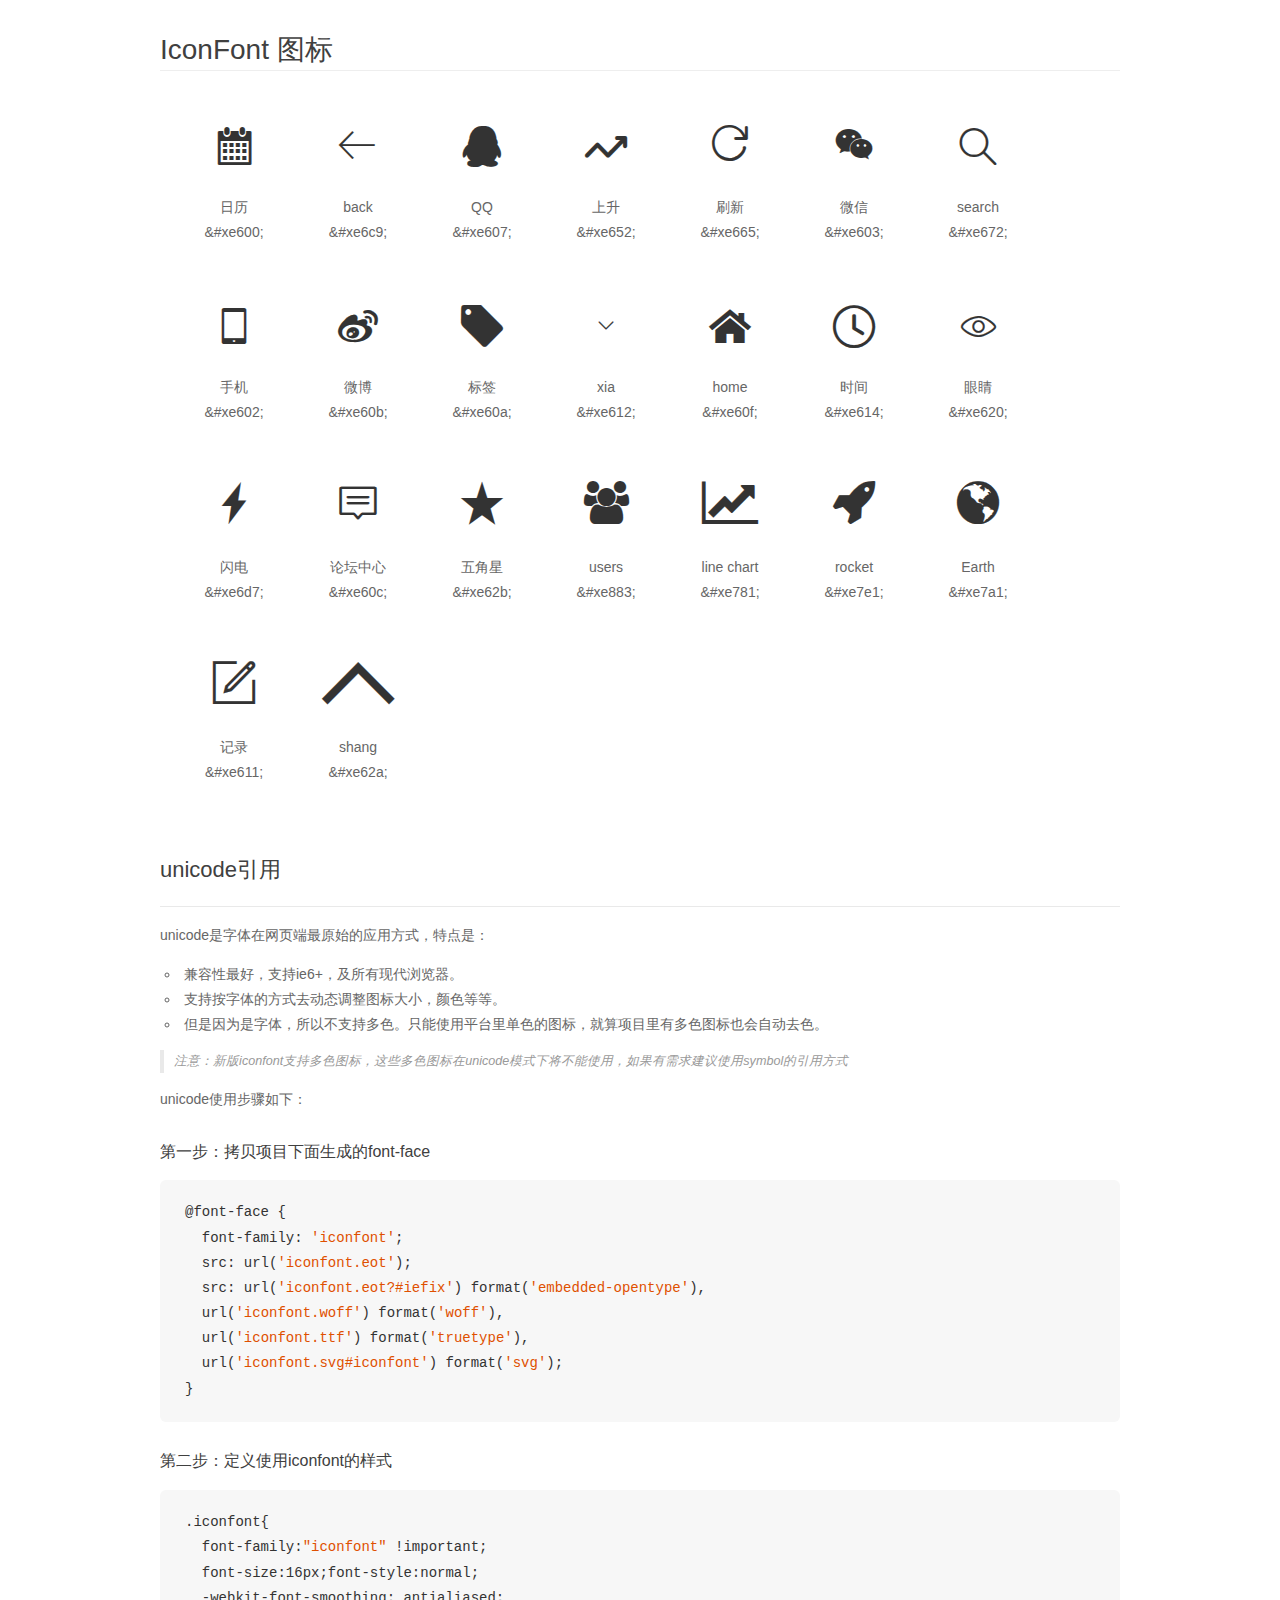
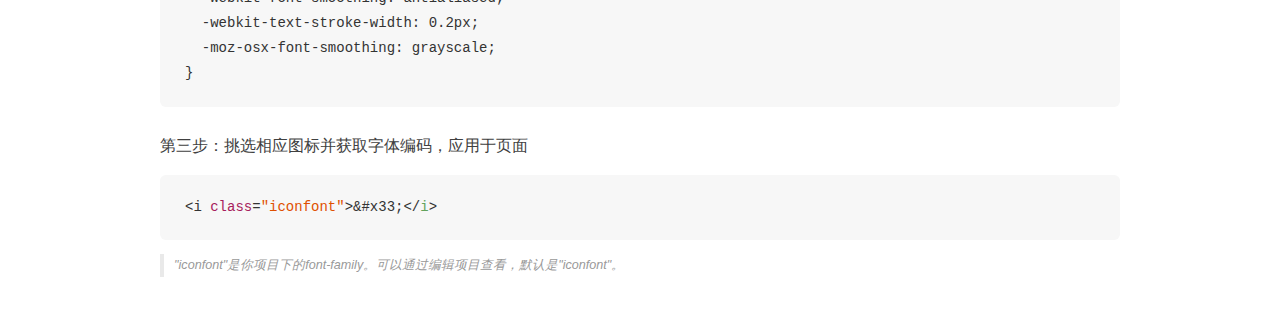
<file: font/demo_unicode.html>
<!DOCTYPE html>
<html>
<head>
    <meta charset="utf-8"/>
    <title>IconFont</title>
    <link rel="stylesheet" href="demo.css">

    <style type="text/css">

        @font-face {font-family: "iconfont";
          src: url('iconfont.eot'); /* IE9*/
          src: url('iconfont.eot#iefix') format('embedded-opentype'), /* IE6-IE8 */
          url('iconfont.woff') format('woff'), /* chrome, firefox */
          url('iconfont.ttf') format('truetype'), /* chrome, firefox, opera, Safari, Android, iOS 4.2+*/
          url('iconfont.svg#iconfont') format('svg'); /* iOS 4.1- */
        }

        .iconfont {
          font-family:"iconfont" !important;
          font-size:16px;
          font-style:normal;
          -webkit-font-smoothing: antialiased;
          -webkit-text-stroke-width: 0.2px;
          -moz-osx-font-smoothing: grayscale;
        }

    </style>
</head>
<body>
    <div class="main markdown">
        <h1>IconFont 图标</h1>
        <ul class="icon_lists clear">
            
                <li>
                <i class="icon iconfont">&#xe600;</i>
                    <div class="name">日历</div>
                    <div class="code">&amp;#xe600;</div>
                </li>
            
                <li>
                <i class="icon iconfont">&#xe6c9;</i>
                    <div class="name">back</div>
                    <div class="code">&amp;#xe6c9;</div>
                </li>
            
                <li>
                <i class="icon iconfont">&#xe607;</i>
                    <div class="name">QQ</div>
                    <div class="code">&amp;#xe607;</div>
                </li>
            
                <li>
                <i class="icon iconfont">&#xe652;</i>
                    <div class="name">上升</div>
                    <div class="code">&amp;#xe652;</div>
                </li>
            
                <li>
                <i class="icon iconfont">&#xe665;</i>
                    <div class="name">刷新</div>
                    <div class="code">&amp;#xe665;</div>
                </li>
            
                <li>
                <i class="icon iconfont">&#xe603;</i>
                    <div class="name">微信</div>
                    <div class="code">&amp;#xe603;</div>
                </li>
            
                <li>
                <i class="icon iconfont">&#xe672;</i>
                    <div class="name">search</div>
                    <div class="code">&amp;#xe672;</div>
                </li>
            
                <li>
                <i class="icon iconfont">&#xe602;</i>
                    <div class="name">手机</div>
                    <div class="code">&amp;#xe602;</div>
                </li>
            
                <li>
                <i class="icon iconfont">&#xe60b;</i>
                    <div class="name">微博</div>
                    <div class="code">&amp;#xe60b;</div>
                </li>
            
                <li>
                <i class="icon iconfont">&#xe60a;</i>
                    <div class="name">标签</div>
                    <div class="code">&amp;#xe60a;</div>
                </li>
            
                <li>
                <i class="icon iconfont">&#xe612;</i>
                    <div class="name">xia</div>
                    <div class="code">&amp;#xe612;</div>
                </li>
            
                <li>
                <i class="icon iconfont">&#xe60f;</i>
                    <div class="name">home</div>
                    <div class="code">&amp;#xe60f;</div>
                </li>
            
                <li>
                <i class="icon iconfont">&#xe614;</i>
                    <div class="name">时间</div>
                    <div class="code">&amp;#xe614;</div>
                </li>
            
                <li>
                <i class="icon iconfont">&#xe620;</i>
                    <div class="name">眼睛</div>
                    <div class="code">&amp;#xe620;</div>
                </li>
            
                <li>
                <i class="icon iconfont">&#xe6d7;</i>
                    <div class="name">闪电</div>
                    <div class="code">&amp;#xe6d7;</div>
                </li>
            
                <li>
                <i class="icon iconfont">&#xe60c;</i>
                    <div class="name">论坛中心</div>
                    <div class="code">&amp;#xe60c;</div>
                </li>
            
                <li>
                <i class="icon iconfont">&#xe62b;</i>
                    <div class="name">五角星</div>
                    <div class="code">&amp;#xe62b;</div>
                </li>
            
                <li>
                <i class="icon iconfont">&#xe883;</i>
                    <div class="name">users</div>
                    <div class="code">&amp;#xe883;</div>
                </li>
            
                <li>
                <i class="icon iconfont">&#xe781;</i>
                    <div class="name">line chart</div>
                    <div class="code">&amp;#xe781;</div>
                </li>
            
                <li>
                <i class="icon iconfont">&#xe7e1;</i>
                    <div class="name">rocket</div>
                    <div class="code">&amp;#xe7e1;</div>
                </li>
            
                <li>
                <i class="icon iconfont">&#xe7a1;</i>
                    <div class="name">Earth</div>
                    <div class="code">&amp;#xe7a1;</div>
                </li>
            
                <li>
                <i class="icon iconfont">&#xe611;</i>
                    <div class="name">记录</div>
                    <div class="code">&amp;#xe611;</div>
                </li>
            
                <li>
                <i class="icon iconfont">&#xe62a;</i>
                    <div class="name">shang</div>
                    <div class="code">&amp;#xe62a;</div>
                </li>
            
        </ul>
        <h2 id="unicode-">unicode引用</h2>
        <hr>

        <p>unicode是字体在网页端最原始的应用方式，特点是：</p>
        <ul>
        <li>兼容性最好，支持ie6+，及所有现代浏览器。</li>
        <li>支持按字体的方式去动态调整图标大小，颜色等等。</li>
        <li>但是因为是字体，所以不支持多色。只能使用平台里单色的图标，就算项目里有多色图标也会自动去色。</li>
        </ul>
        <blockquote>
        <p>注意：新版iconfont支持多色图标，这些多色图标在unicode模式下将不能使用，如果有需求建议使用symbol的引用方式</p>
        </blockquote>
        <p>unicode使用步骤如下：</p>
        <h3 id="-font-face">第一步：拷贝项目下面生成的font-face</h3>
        <pre><code class="lang-js hljs javascript">@font-face {
  font-family: <span class="hljs-string">'iconfont'</span>;
  src: url(<span class="hljs-string">'iconfont.eot'</span>);
  src: url(<span class="hljs-string">'iconfont.eot?#iefix'</span>) format(<span class="hljs-string">'embedded-opentype'</span>),
  url(<span class="hljs-string">'iconfont.woff'</span>) format(<span class="hljs-string">'woff'</span>),
  url(<span class="hljs-string">'iconfont.ttf'</span>) format(<span class="hljs-string">'truetype'</span>),
  url(<span class="hljs-string">'iconfont.svg#iconfont'</span>) format(<span class="hljs-string">'svg'</span>);
}
</code></pre>
        <h3 id="-iconfont-">第二步：定义使用iconfont的样式</h3>
        <pre><code class="lang-js hljs javascript">.iconfont{
  font-family:<span class="hljs-string">"iconfont"</span> !important;
  font-size:<span class="hljs-number">16</span>px;font-style:normal;
  -webkit-font-smoothing: antialiased;
  -webkit-text-stroke-width: <span class="hljs-number">0.2</span>px;
  -moz-osx-font-smoothing: grayscale;
}
</code></pre>
        <h3 id="-">第三步：挑选相应图标并获取字体编码，应用于页面</h3>
        <pre><code class="lang-js hljs javascript">&lt;i <span class="hljs-class"><span class="hljs-keyword">class</span></span>=<span class="hljs-string">"iconfont"</span>&gt;&amp;#x33;<span class="xml"><span class="hljs-tag">&lt;/<span class="hljs-name">i</span>&gt;</span></span></code></pre>

        <blockquote>
        <p>"iconfont"是你项目下的font-family。可以通过编辑项目查看，默认是"iconfont"。</p>
        </blockquote>
    </div>


</body>
</html>
</file>
<file: css/index.css>
/*********************
     ****header****
************************/
header {
    height: 60px;
    width: 100%;
    background-color: #373f47;
    position: fixed;
    -webkit-transform: translateZ(0);
    top: 0;
    left: 0;
    z-index: 2;
}
.hcontainer {
    width: 95.83333%;
    margin: 0 auto;
}
.logo {
    display: inline-block;
    width: 185px;
    height: 60px;
    background: url("../img/logo-new.png") no-repeat 0 10px ;
    background-size: 160px 40px;
    /*margin: 10px 0;*/
    float: left;
}
.hcontainer ul {
    float: left;
}
.hcontainer ul li {
    display: inline-block;
    position: relative;
}
.hcontainer ul>li>a {
    display: inline-block;
    color: #959798;
    line-height:60px;
    padding: 0 22px;
    transition: all .3s;
}
.hcontainer ul li a i{
    font-size: 22px;
    position: absolute;
    top: 2px;
}
.hcontainer>ul>li>a:hover {
    color: #f3f3f3;
}
.hcontainer ul .top {
    position: relative;
}
.hcontainer ul .top span {
    display: block;
    position: absolute;
    top: 12px;
    left: 50px;
    width: 25px;
    height: 17px;
    background-color: #ff4646;
    color: #f3f3f3;
    font-size: 10px;
    text-align: center;
    line-height: 17px;
}
.hcontainer .search {
    color: #959798;
    display: inline-block;
    margin-top: 21px;
    cursor: pointer;
    position: absolute;
    z-index:3;
}
.header-right input {
    position: absolute;
    width: 0;
    left: 0;
    top: 16px;
    line-height: 27px;
    border:none;
    color: #fff;
    border-bottom: 1px solid #666;
    background-color: transparent;
    outline: none;
}
.header-right {
    float: right;
    width: 130px;
    position: relative;
}
.header-right .sign-in{
    float: right;
}
.header-right .sign-in a:last-child{
    color: #959798;
    line-height: 60px;
}
.header-right .sign-in a:first-child{
    color: #1482f0;
}
.header-right .sign-in a:last-child:hover {
    color: #d4d6d7;
}
.header-right .sign-in a:first-child:hover {
    color: #54abff;
}
.header-right .sign-in span {
    color: #959798;
    margin-left: 10px;
    margin-right: 10px;
}
.shuxian {
    color: #5e5e5e;
}
/*******hover********/
.information:hover .hover-con{
    display: block;
}
.hover-con .head-title .on {
    color: #1482f0;
    position: relative;
}
.hover-con .head-title .bluebar {
    cursor: pointer;
    height: 100%;
    position: absolute;
    bottom: 0;
    left: 0;
    overflow: hidden;
}
.hover-con .head-title .bluebar::before {
    content: "";
    position: absolute;
    bottom: 0;
    left: 0;
    width: 100%;
    height: 1px;
    box-sizing: border-box;
    border-bottom: 1px solid #1478f0;
}
.hover-con .head-title .bluebar::after {
    content: "";
    position: absolute;
    top: 100%;
    left: 50%;
    width: 10px;
    height: 10px;
    border: 1px solid #1478f0;
    background: #fff;
    transform: rotate(45deg) translate(-7px,2px);
}
.hover-con {
    position: absolute;
    top: 60px;
    left: -150px;
    width: 380px;
    height: 240px;
    background-color: #ffffff;
    box-shadow: 0 2px 6px 0 rgba(0,0,0,.4);
    display: none;
}
.hover-con::before {
    content: "";
    position: absolute;
    top: -6px;
    left: 50%;
    transform: translateX(-50%);
    border-left: 5px solid transparent;
    border-right: 5px solid transparent;
    border-bottom: 6px solid #fff;
}
.hover-con .tabs-nav-container {
    padding: 0 37px;
    box-sizing: border-box;
    height: 41px;
    box-shadow: inset 0 -1px 0 #dcdcdc;
    overflow: hidden;
}
.hover-con .tabs-nav-container .head-title {
    height: 100%;
    color: #666666;
    display: table;
    width: 100%;
    position: relative;

}
.hover-con .tabs-nav-container .head-title li {
    display: table-cell;
    height: 100%;
    vertical-align: middle;
    cursor: pointer;
    overflow: hidden;
    text-align: center;
}
.hover-con .h-content {
    display: none;
}
.hover-con .changetab {
    display: block;
}
/*****************information*********************/
/*.information .hover-con .head-title {
    background-color: #ffffff;
    line-height: 40px;
    height: 40px;
    width: 100%;
    border-bottom:1px solid #dcdcdc;
}
.information .hover-con .head-title li{
    overflow: hidden;
    color: #666666;
    padding:0 38px;
    cursor: pointer;
}
.information .hover-con .head-title li:first-child {
    margin-left: 30px;
}*/
.information .hover-con .h-content li{
    width: 100%;
    box-sizing: border-box;
    padding: 18px 20px 0;
}
.information .hover-con .h-content img {
    float: left;
    margin-right: 15px;
}
.information .hover-con .h-content div {
    width: 247px;
    height: 67px;
    float: left;
}
.information .hover-con .h-content div h5{
    height: 56px;
    font-weight: normal;
    color: #333333;
    font-size: 14px;
    cursor: pointer;
}
.information .hover-con .h-content div h5:hover{
    color: #1478f0;
}
.information .hover-con .h-content div p {
    font-size: 12px;
    color: #999999;
}
.information .hover-con .h-content div p a {
    color: #1478f0;
    padding: 0;
}
.information .hover-con .h-content div i {
    margin-left: 30px;
    margin-right: 5px;
}
/*************/
.actual:hover .hover-con {
    display: block;
}
.actual .hover-con {
    width: 440px;
    /*display: block;*/
    left: -176px;
}
.actual .hover-con .h-content .fixed {
    background-color: #f6f6f6;
    line-height: 40px;
    color: #333333;
    border-bottom:1px solid #eaeaea;
}
.actual .hover-con .h-content .fixed i {
    font-size: 10px;
    color: #999999;
    margin: 0 5px 0 15px;
}
.actual .hover-con .h-content ul {
    width: 100%;
    height: 156px;
    overflow-y: scroll;
}
.actual .hover-con .h-content ul li {
    border-bottom:1px solid #eaeaea;
    position: relative;
    width: 100%;
    margin-top: -4px;
}
.actual .hover-con .h-content ul li span {
    text-align: center;
    display: block;
    width: 66px;
    background-color: #f6f6f6;
    position: absolute;
    left: 0;
    top: 0;
    bottom: 0;
    padding: 16px;
    box-sizing: border-box;
}
.actual .hover-con .h-content ul li a {
    display: block;
    float: right;
    padding: 8px;
    color: #282828;
    line-height: 1.61538;
    width: 330px;
}
/************************/
.market:hover .hover-con {
    display: block;
}
.market .hover-con {
    /*display: block;*/
    width: 512px;
    left: -212px;
}
.market .hover-con .box {
    width: 100%;
    padding: 20px;
    /*box-sizing: border-box;*/
}
.market .hover-con .box li {
    float: left;
}
.market .hover-con .box li a{
    /*display: block;*/
    width: 147px;
    height: 147px;
    background-color: #22c761;
    padding:8px;
    line-height: 18px;
    color: #ffffff;
    box-sizing: border-box;
}
.market .hover-con .box li+li a{
    display: block;
    margin-left: 15px;
    background-color: #f44242;
}
.market .hover-con .box li a p:nth-child(1) {
    font-size: 14px;
}
.market .hover-con .box li a p:nth-child(2) {
    margin-top: 5px;
}
.market .hover-con .box li a p:nth-child(3) {
    font-size: 24px;
    text-align: right;
    margin-top: 12px;
}
.market .hover-con .box li a p:nth-child(4) {
    text-align: right;
    margin-top: 5px;
    margin-bottom: 10px;
}
/**********************/
.community:hover .hover-con {
    display: block;
}
.community .hover-con {
    width: 680px;
    left: -300px;
    padding: 20px;
    box-sizing: border-box;
}
.community .hover-con a {
    display: block;
    float: left;
    width: 200px;
    height: 200px;
    border:1px solid #eaeaea;
    position: relative;
    padding: 15px;
    box-sizing: border-box;
    color: #333333;
}
.community .hover-con a+a {
    margin-left: 17px;
}
.community .hover-con a h5 {
    font-weight: normal;
    line-height: 1.6;
    font-size: 14px;
    color: #333333;
    height: 60px;
}
.community .hover-con a em {
    color: #1478f0;
    font-size: 10px;
}
.community .hover-con a em i {
    font-size: 10px;
    position: static;
}
.community .hover-con a p {
    height: 60px;
    text-overflow: ellipsis;
    overflow: hidden;
    margin-top: 10px;
}
.community .hover-con a span {
    display: inline-block;
    width: 40px;
    line-height: 23px;
    background-color: #eaeaea;
    font-size: 10px;
    text-align: center;
    margin-right: 5px;
    border-radius: 3px;
}
.community .hover-con a img {
    position: absolute;
    bottom: 0;
    right: 0;
}
/**********************/
.calendar:hover .hover-con {
    display: block;
}
.calendar .hover-con {
    width: 500px;
    height: 380px;
    left: -103px;
}
.calendar .hover-con .c-time {
    width: 100%;
    line-height: 36px;
    height: 36px;
    font-size: 14px;
    color: #333333;
    background-color: #f6f6f6;
    border-bottom: 1px solid #ebebeb;
    /*clear: both;*/
}
.calendar .hover-con .c-time span:first-child {
    float: left;
}
.calendar .hover-con .c-time span:first-child i{
    margin-left: 15px;
    margin-right: 5px;
    color: #999999;
    font-size: 12px;
}
.calendar .hover-con .c-time span:last-child {
    float: right;
}
.calendar .hover-con .c-time span:last-child em {
    margin-right: 15px;
    margin-left: 5px;
}
.calendar .hover-con ul li {
    width: 100%;
    position: relative;
    margin-top: -4px;
    font-size: 13px;
    color: #333333;
}
.calendar .hover-con ul li+li {
    border-top:1px solid #ebebeb;
}
.calendar .hover-con ul li .left-time{
    width: 68px;
    background-color: #f6f6f6;
    text-align: center;
    position: absolute;
    top: 0;
    bottom: 0;
    left: 0;
    padding-top: 15px;
}
.calendar .hover-con ul li .right-con {
    box-sizing: border-box;
    width: 433px;
    float: right;
    padding: 15px
}
.calendar .hover-con ul li .right-con img {
    width: 16px;
    height: 16px;
    display: inline-block;
}
.calendar .hover-con ul li .right-con p {
    line-height: 1.6;
    margin-top: 10px;
}
.calendar .hover-con ul li .right-con .c-bottom {
    margin-top: 14px;
}




























/********************************/
.business:hover .hover-con {
    display: block;
}
.business .hover-con {
    width: 440px;
    left: -162px;
}
.business .hover-con .h-content {
    width: 100%;
}
.business .hover-con .h-content li{
    width: 100%;
    box-sizing: border-box;
    padding: 18px 20px 0;
}
.business .hover-con .h-content img {
    float: left;
    margin-right: 15px;
}
.business .hover-con .h-content div {
    width: 315px;
    height: 67px;
    float: left;
}
.business .hover-con .h-content div h5{
    height: 56px;
    font-weight: normal;
    color: #333333;
    font-size: 14px;
}
.business .hover-con .h-content div p {
    font-size: 12px;
    color: #999999;
}
.business .hover-con .h-content div p a {
    color: #1478f0;
    padding: 0;
}
.business .hover-con .h-content div i {
    margin-left: 30px;
    margin-right: 5px;
}


/*****************************
**************container********
*****************************/
.container {
    width: 1200px;
    margin: 0 auto;
    margin-top: 72px;
}
/*****************************
************stockIndex********
*****************************/
.stockIndex {
    margin-top: 20px;
}
.stockIndex ul li {
    float: left;
    box-sizing: border-box;
}
.stockIndex ul li a {
    display: block;
    width: 170px;
    height: 80px;
    background-color: #ffffff;
    border: 1px solid #ffffff;
    margin-right: 1px;
    box-sizing: border-box;
    color: #595959;
    padding: 7px;
    font-size: 12px;
    position: relative;
}
.stockIndex ul li a:hover {
    border: 1px solid #ccc;
}
.stockIndex ul li a strong {
    position: absolute;
    top: 7px;
    left: 7px;
}
.stockIndex ul li a em {
    position: absolute;
    top: 24px;
    left: 9px;
}
.stockIndex ul li a span {
    position: absolute;
    top: 6px;
    right: 9px;
    font-size: 16px;
    font-weight: bold;
    color: #1dad55;
}
.stockIndex ul li a i {
    position: absolute;
    top: 25px;
    right: 9px;
    font-size: 12px;
}
.stockIndex ul li a img {
    position: absolute;
    top: 43px;
    left: 13px;
}
/******************************
**************banner************
******************************/
.banner {
    margin-top: 20px;
}
.banner ul {
    width: 100%;
}
.banner ul li {
    float: left;
    position: relative;
}
.banner ul li .transi {
    width: 100%;
    height: 150px;
    position: absolute;
    z-index:1;
    bottom: 0;
    left: 0;
    background: linear-gradient(to bottom,rgba(0,0,0,0),rgba(0,0,0,.8) 100%)
}
.banner ul li:first-child {
    width: 342px;
    height: 213px;
    overflow: hidden;
}
.banner ul li:last-child {
    float: right;
    width: 214px;
}
.banner ul li+li {
    margin-left: 1px;
    width: 213px;
    height: 213px;
    overflow: hidden;
}
.banner ul li .first {
    transition:all 0.3s;
    width: 341px;
    height: 213px;
}
.banner ul li img {
    transition:all 0.3s;
    width: 213px;
    height: 213px;
}
.banner ul li:hover img{
    position: absolute;
    z-index: 0;
    transform:scale(1.1,1.1);
}
.banner ul li span {
    position: absolute;
    z-index:5;
    bottom: 0px;
    left: 0px;
    margin: 10px;
    color: #ffffff;
}
.banner ul li:first-child{
    font-size: 18px;
}
.banner .notice {
    width: 100%;
    height: 45px;
    background-color: #ffffff;
    line-height: 45px;
    color: #5c5c5c;
}
.banner .notice .left {
    width: 770px;
}
.banner .notice .right {
    width: 430px;
}

.banner .notice div {
    float: left;
}
.banner .notice .actual {
    width: 80px;
    display: inline-block;
    text-align: center;
    background-color: #fafafa;
    color: #333;
    float: left;
    text-indent: -1px;
}
.banner .notice .scroll-box {
    width: 635px;
    height: 45px;
    overflow: hidden;
    display: block;
    float: left;
}
.banner .notice .scroll-box-list {
    width: 100%;
}
.banner .notice .scroll-box p {
    white-space: nowrap;
    text-overflow:ellipsis;
    overflow: hidden;
    width: 100%;
    height: 45px;
}

.banner .notice .right .scroll-box {
    width: 290px;
}
.banner .notice .nmore {
    display: inline;
    float: right;
    color: #777;
    width: 55px;
    text-align: center;
}
.banner .notice .nmore span {
    border-left: 1px solid #AAA;
    padding-left: 10px;
    font-size: 12px;
}
.banner .notice em {
    border-left:1px solid #AAAAAA;
    padding-left:10px;
    margin-left:10px;
}
.banner .notice a i {
    display: inline-block;
    width: 20px;
    height: 20px;
    text-align: center;
    line-height: 20px;
    border-radius: 50%;
    background-color: #1482f0;
    color: #ffffff;
    font-size: 14px;
}
.banner .notice a {
    color: #555;
    display: inline-block;
    line-height: 45px;
}
.banner .notice a:hover {
    color: #1482f0;
}
/******************************
**************content************
********************************/
.content {
    width: 100%;
    margin-top: 5px;
}
/*************left****************/
.content .left {
    width: 630px;
    float: left;
}
.content .left .title {
    border-bottom:1px solid #cccccc;
}
.content .left .title h2{
    float: left;
    color: #999999;
    font-size: 14px;
    font-weight:normal;
    position: relative;
    width: 56px;
    line-height: 35px;
    margin-right: 40px;
    cursor: pointer;
}
.content .left .title .on {
    color: #1482f0;
}
.content .left .title .on:after {
    content: '';
    position: absolute;
    bottom: 0;
    left: 0;
    width: 100%;
    height: 2px;
    background-color: #1482f0;
}
.left .more {
    color: #999999;
    font: 14px/40px '微软雅黑';
    float: right;
    margin: -10px 0 30px 0;
    display: block;
    width: 100%;
    text-align: right;
    border-bottom: 1px solid #999;
}
/******newest*****/
.newest {
    width: 100%;
    display: none;
}
.newest li {
    background-color: #ffffff;
    margin: 12px 0;
    position: relative;
    height: 200px;
}
.newest li .img {
    width: 200px;
    height: 200px;
    position: absolute;
    top: 0;
    left: 0;
    overflow: hidden;
}
.newest li>a img {
    transition: all 0.3s;
    width: 200px;
    height: 200px;
}
.newest li a div:last-child {
    padding: 15px;
    position: absolute;
    top: 0;
    right: 0;
    float: right;
    width: 425px;
    box-sizing: border-box;
}
.newest li h3 {
    font-size: 16px;
    color: #000;
    font-weight: normal;
    margin-bottom: 18px;
}
.newest li h3:hover {
    color: #1482f0;
}
.newest li p {
    font-size: 14px;
    color: #666;
}
.newest li .author {
    position: absolute;
    bottom: 0;
    left: 200px;
    padding: 15px;
}
.newest li .author img {
    width: 20px;
    height: 20px;
    border-radius: 50%;
}
.newest li .author span {
    color: #999;
    font-size: 10px;
}
.newest li .author em {
    color: #999999;
    font-size: 10px;
    margin-left: 20px;
}
.newest li>a img:hover {
    transform:scale(1.1,1.1)
}
/*****hottest*****/
.hottest {
    display: none;
    width: 100%;
    background-color: #ffffff;
    margin-top: 12px;
    box-sizing: border-box;
}
.hottest  h3 {
    font-size: 14px;
    color: #333333;
    font-weight: normal;
    border-top: 1px solid #cccccc;
    border-bottom: 1px solid #cccccc;
    padding: 15px;
}
.hottest  li {
    margin: 15px;
    border-bottom:1px solid #cccccc;
    padding-top:15px;
}
.hottest li:last-child {
    border:none;
    padding-bottom: 5px;
}
.hottest  li a {
    color: #333;
}
.hottest  li a:hover {
    color: #1482f0;
}
.hottest ul li p {
    text-align: right;
    margin-top: 25px;
    margin-bottom: 12px;
    color: #999999;
    font-size: 10px;
}
.hottest li>i {
    margin-right: 10px;
    color: #1482f0;
    display: inline-block;
    width: 20px;
    text-align: center;
}
.hottest li:nth-child(1)>i,.hottest li:nth-child(2)>i,.hottest li:nth-child(3)>i{
    background-color: #ff3333;
    display: inline-block;
    width: 20px;
    line-height: 20px;
    text-align: center;
    color: #ffffff;
}
.hottest li:nth-child(2)>i{
    background-color: #ff722b;
}
.hottest li:nth-child(3)>i{
    background-color: #fa3;
}
.hottest li p {
    font-size: 12px;
    color: #999999;
}
.hottest li p span{
    font-size: 14px;
}
.hottest li p i {
    font-size: 10px;
    margin-left: 10px;
    margin-right: 10px;
    color: #d9d9d9;
}
/*************middle****************/
.middle {
    width: 300px;
    float: left;
    margin-left: 20px;
    border-bottom: 1px solid #ccc;
}
.middle .title {
    border-bottom:1px solid #cccccc;
}
.middle .title h2 {
    color: #1482f0;
    font-size: 14px;
    font-weight:normal;
    position: relative;
    width: 56px;
    line-height: 35px;
    margin-right: 40px;
}
.middle .title h2::after {
    content: '';
    position: absolute;
    bottom: 0;
    left: 0;
    width: 100%;
    height: 2px;
    background-color: #1482f0;
}
.middle li {
    width: 100%;
    margin: 14px 0;
    background-color: #ffffff;
}
.middle li .img {
    height: 124px;
    width: 100%;
    overflow: hidden;
}
.middle li img {
    transition: 0.3s;
}
.middle li>a img:hover {
    transform:scale(1.1,1.1)
}
.middle li p {
    line-height: 25px;
    margin: 10px;
    font-size: 16px;
    color: #000;
}
.middle li p:hover {
    color: #1482f0;
}
.middle li span {
    display: block;
    padding: 0px 10px 10px 10px;
    font-size: 12px;
    color: #1482f0;
}
.middle li span em {
    font-size: 12px;
}
.middle .more {
    color: #999999;
    font-size: 14px;
    float: right;
    margin: 0 0 10px 0;
}
/*************right****************/
.right {
    width: 230px;
    float: right;
}
.right .title {
    border-bottom:1px solid #cccccc;
}
.right .title h2 {
    color: #1482f0;
    font-size: 14px;
    font-weight:normal;
    position: relative;
    width: 56px;
    line-height: 35px;
    margin-right: 40px;
}
.right .title h2::after {
    content: '';
    position: absolute;
    bottom: 0;
    left: 0;
    width: 100%;
    height: 2px;
    background-color: #1482f0;
}
.right li {
    width: 100%;
    margin: 12px 0;
    background-color: #ffffff;
    padding: 15px;
    box-sizing: border-box;
}
.right li .people {
    width: 100%;
    position: relative;
}
.right li img {
    width: 40px;
    height: 40px;
    border-radius: 50%;
    position: absolute;
}
.right li span {
    position: absolute;
    top: 0px;
    left: 52px;
    color: #333333;
}
.right li i {
    position: absolute;
    top: 23px;
    left: 52px;
    font-size: 10px;
    color: #999;
}
.right li .content {
    display: block;
    width: 200px;
    margin: 60px auto 20px;
    font-size: 16px;
    line-height: 25px;
    color: #000;
}
.right li .content:hover {
    color: #1482f0;
}
.right li .follow {
    width: 60px;
    height: 25px;
    border-radius: 14px;
    border:1px solid #1482f0;
    line-height: 25px;
    text-align: center;
    cursor: pointer;
}
.right li .follow:hover {
    background-color: #1482f0;
    color: #ffffff;
}
/******************************
***************footer***********
*******************************/
footer {
    width: 100%;
    height: 560px;
    background-color: #262f38;
}
.f-container {
    width: 1172px;
    margin: 0 auto;
}
.f-container .f-top {
    border-bottom: 1px solid #999;
    padding: 60px 0;
}
.f-container .f-top ul {
    float: left;
    width: 200px;
}
.f-container .f-top ul li:first-child {
    color: #ffffff;
    font-size: 16px;
    margin-bottom: 34px;
}
.f-container .f-top ul li {
    margin-bottom: 20px
}
.f-container .f-top ul li a{
    color: #999;
}
.f-container .f-top .qrcode {
    width: 120px;
    float: left;
    text-align: center;
}
.f-container .f-top .qrcode p {
    color: #999999;
    margin-top: 10px;
}
.f-container .f-top>p {
    color: #999999;
}
.f-container .f-top>p strong {
    color: #ffffff;
    font-size: 16px;
    padding-right: 10px;
}
.f-bottom h2{
    color: #ffffff;
    font-size: 16px;
    font-weight: normal;
    margin-top: 25px;
}
.f-bottom ul {
    display: inline-block;
    margin: 25px 0;
}
.f-bottom ul li{
    float: left;
}
.f-bottom ul li i {
    margin: 0 2px;
    color: #999999;
}
.f-bottom ul li a{
    color: #999999;
    font-size: 10px;
}
.f-bottom p {
    text-align: center;
    color: #ffffff;
}
.f-bottom img {
    margin-left: 50%;
}
footer .f-container ul li a:hover {
    color: #1482f0;
}

.on {
    display: block;
}
/******************************
***************sidebar***********
*******************************/
.sidebar {
    position: fixed;
    bottom: 20px;
    right: 10px;
}
.sidebar li {
    width: 34px;
    height: 34px;
    line-height: 34px;
    border-radius: 5px;
    text-align: center;
    margin-bottom: 16px;
    background-color: #949ca8;
    color: #ffffff;
}
.sidebar ul li:hover {
    background-color: #1482f0;

}
.sidebar li:nth-child(1) {
    background: url("../img/report.png") no-repeat center #949ca8;
    background-size: 20px;

}
.sidebar li:nth-child(2) {
    font-size: 16px;
    background-color: #1482f0;
}
.sidebar li:nth-child(4) {
    font-size: 20px;
}
.weixin,.shouji {
    box-sizing: border-box;
    position: absolute;
    top: -50px;
    left: -220px;
    width: 200px;
    height: 240px;
    background-color: #dae2ee;
    padding: 20px;
    text-align: center;
}
.shouji::after,.weixin::after {
    content: '';
    border-top: 10px solid transparent;
    border-right: 10px solid transparent;
    border-bottom: 10px solid transparent;
    border-left: 10px solid #dae2ee;
    width: 5px;
    height: 1px;
    position: absolute;
    right: -25px;
    top: 106px;
}
.weixin {
    position: absolute;
    top: 0px;
    left: -220px;
}
.weixin::after {
    right: -25px;
    top: 157px;
}
.shouji p,.weixin p {
    margin-bottom: 10px;
    font-size: 10px;
    color: #111111;
    line-height: 20px;
}
.sidebar .shouji {
    display: none;
}
.sidebar .weixin {
    display: none;
}
.sidebar ul li:nth-child(2):hover .shouji{
    display: block;
}
.sidebar ul li:nth-child(4):hover .weixin {
    display: block;
}
/*****************************modal********************/
.modal {
    opacity: 0;
    position: fixed;
    left: 0;
    top: 0;
    width: 100%;
    height: 100%;
    background-color: rgba(0,0,0,.5);
    display: none;
    z-index: 9;
}
.modal .modal-container {
    opacity: 0;
    position: fixed;
    top: 50%;
    left: 50%;
    transform: translate(-50%,-50%);
    width: 370px;
    /*height: 426px;*/
    background-color: #ffffff;
    border-radius: 7px;
    z-index: 12;
    font-size: 14px;
    color: #999;
}
.modal .modal-head {
    position: relative;
    text-align: center;
    color: #333333;
    font:20px/70px '微软雅黑';
    border-bottom: 1px solid #DCDCDC;
}
.modal .modal-head i {
    position: absolute;
    color: #DCDCDC;
    font-size: 22px;
    left: 12px;
    top: -15px;
}
.modal .modal-head i:hover {
    color: #999999;
}
.modal .modal-head span {
    font-size: 26px;
    font-weight: bold;
    position: absolute;
    right: 10px;
    top: -19px;
    color: #DCDCDC;
    cursor: pointer;
}
.modal .modal-head span:hover {
    color: #999999;
}
.modal .custom-modal-body {
    padding: 11px 30px 0px;
}
.custom-modal-body .account,.custom-modal-body .password,.custom-modal-body .identifyingcode{
    margin-top: 42px;
    margin-bottom: 8px;
    position: relative;
    color: #999;
}
.modal .custom-modal-body input {
    display: block;
    border: none;
    border-bottom: 1px solid #DCDCDC;
    width: 310px;
    outline:none;
    font:14px/35px '微软雅黑';
    color: #333333;
}
.account label,.password label,.identifyingcode label {
    position: absolute;
    top: -13px;
    left: 0;
    width: 312px;
}
.custom-modal-body form label{
    font-size: 12px;
}
.custom-modal-body form b {
    float: right;
    font-weight: normal;
}
.custom-modal-body form b a {
    color: #6db6fc;
}

.custom-modal-body .remenber{
    position: relative;
    font-size: 12px;
    margin-top: 20px;
}
.modal .custom-modal-body .remenber input {
    float: left;
    width: 15px;
    height: 15px;
}
.remenber a {
    color: #6db6fc;
}
.pullleft,.remenber input {
    float: left;
}
.pullleft {
    margin-left: -4px;
}
.pullright {
    float: right;
}
.custom-modal-body button:hover {
    background-color: #2b85f1;
}
.custom-modal-body button {
    border:none;
    font: 14px/40px '微软雅黑';
    text-align: center;
    background-color: #1478f0;
    border-radius: 5px;
    width: 100%;
    color: #ffffff;
    margin-top: 20px;
    cursor: pointer;
}
.custom-modal-body span {
    position: absolute;
    top: 38px;
    font-size: 12px;
    color: #f6704d;
}
.modal-container .custom-row {
    text-align: center;
    position: relative;
    padding-top: 20px;
}
.modal-container .custom-row a i:hover {
    color: #1478f0;
}
.modal-container .custom-row::before {
    content: '|';
    position: absolute;
    top: 22px;
    left: 166px;
}
.modal-container .custom-row::after {
    content: '|';
    position: absolute;
    top: 22px;
    left: 200px;
}
.modal-container .custom-row a i{
    color: #999999;
    margin: 0 5px;
    font-size: 20px;
}
.modal-container .redirect-row {
    text-align: center;
    line-height: 50px;
    font-size: 12px;
}
.modal-container .redirect-row a{
    color: #6db6fc;
    font-size: 12px;
}
.modal .on {
    display: block;
}
.modal>div {
    display: none;
}
</file>
<file: font/iconfont.css>
@font-face {font-family: "iconfont";
  src: url('iconfont.eot?t=1480390985097'); /* IE9*/
  src: url('iconfont.eot?t=1480390985097#iefix') format('embedded-opentype'), /* IE6-IE8 */
  url('iconfont.woff?t=1480390985097') format('woff'), /* chrome, firefox */
  url('iconfont.ttf?t=1480390985097') format('truetype'), /* chrome, firefox, opera, Safari, Android, iOS 4.2+*/
  url('iconfont.svg?t=1480390985097#iconfont') format('svg'); /* iOS 4.1- */
}

.iconfont {
  font-family:"iconfont" !important;
  font-size:16px;
  font-style:normal;
  -webkit-font-smoothing: antialiased;
  -webkit-text-stroke-width: 0.2px;
  -moz-osx-font-smoothing: grayscale;
}

.icon-rili:before { content: "\e600"; }

.icon-back:before { content: "\e6c9"; }

.icon-QQ:before { content: "\e607"; }

.icon-graphrise:before { content: "\e652"; }

.icon-icon19:before { content: "\e665"; }

.icon-weixin:before { content: "\e603"; }

.icon-search:before { content: "\e672"; }

.icon-phone:before { content: "\e602"; }

.icon-unie61d:before { content: "\e60b"; }

.icon-biaoqian:before { content: "\e60a"; }

.icon-xia:before { content: "\e612"; }

.icon-home:before { content: "\e60f"; }

.icon-shijian:before { content: "\e614"; }

.icon-yanjing:before { content: "\e620"; }

.icon-shandian:before { content: "\e6d7"; }

.icon-luntanzhongxin:before { content: "\e60c"; }

.icon-wujiaoxing:before { content: "\e62b"; }

.icon-users:before { content: "\e883"; }

.icon-linechart:before { content: "\e781"; }

.icon-rocket:before { content: "\e7e1"; }

.icon-earth:before { content: "\e7a1"; }

.icon-06:before { content: "\e611"; }

.icon-shang:before { content: "\e62a"; }
</file>
<file: css/recruit.css>
body {
    background: #ffffff;!important;
}
/********************welcome************************/
.joint-welcome {
    position: fixed;
    width: 100%;
    height: 100%;
    background-color: #fff;
    z-index: 999;
    top: 0;
    left: 0;
}
.joint-welcome .blue {
    position: fixed;
    background-color: #1478f1;
    width: 0px;
    height: 2px;
    top: 50%;
    left: 0;
    z-index: 99;
}
/*********************header*********************/
header {
    width: 100%;
    height: 60px;
    position: fixed;
    top: 0;
    left: 0;
    box-shadow: 0 0 3px 1px rgba(0,0,0,.2);
    background-color: #ffffff;
    z-index: 9;
}
header .hcontainer {
    width: 1200px;
    margin: 0 auto;
}
header .img {
    float: left;
    line-height: 53px;
    margin-right: 200px;
}
header ul {
    float: left;
}
header ul li {
    float: left;
}
header ul li a {
    color: #2d2d2d;
    line-height: 60px;
    margin-right: 50px;
    font-size: 15px;
}
header ul li .on {
    color: #1482f0;
}
header ul li:last-child a{
    color: #e8471b;
}
header ul li:last-child {
    position: relative;
}
header ul li:last-child span {
    display: block;
    position: absolute;
    top: 6px;
    left: 40px;
    width: 38px;
    height: 15px;
    background-color: #e8471b;
    color: #f3f3f3;
    font-size: 14px;
    text-align: center;
    line-height: 15px;
}
header ul li:last-child::before {
    content: '';
    position: absolute;
    top: 19px;
    left: 60px;
    width: 1px;
    height: 5px;
    border-top: 9px solid #e8471b;
    border-right: 5px solid transparent;
    border-bottom: 5px solid transparent;
    border-left: 5px solid transparent;
}
/*********************banner**********************/
.banner {
    width: 100%;
    height: 656px;
    background: url("../img/banner2.jpg") no-repeat;
    margin-top: 60px;
    text-align: center;

}
.banner p{
    padding-top: 260px;
    font-size: 20px;
    color: #ffffff;
}
.banner h1 {
    font-size: 60px;
    font-weight: normal;
    color: #ffffff;
}
/*********************WhoWeAre********************/
.whoweare {
    width: 1140px;
    height: 500px;
    margin: 90px auto;
    text-align: center;
}
h2 {
    font-size: 48px;
    color: #1482f0;
    font-weight:300;
}
h1 {
    font-size: 55px;
    color: #676767;
    font-weight: normal;
    margin-top: -14px;
}
p {
    font-size: 18px;
    color: #333333;
    font-weight: 300;
}
.whoweare ul {
    margin-top: 25px;
}
.whoweare ul li{
    width: 220px;
    height: 220px;
    float: left;
}
.whoweare ul li .out {
    width: 220px;
    height: 220px;
    border-radius: 50%;
    background-color: #1482f0;
    position: relative;
    cursor: pointer;
}
.whoweare ul li .circle {
    display: block;
    position: absolute;
    top: 1px;
    left: 1px;
    width: 210px;
    height: 210px;
    border: 4px solid #1482f0;
    border-radius: 50%;
    transition:all ease 0.5s ;
}
.whoweare ul li .out div{
    color: #ffffff;
    font-size: 75px;
    line-height: 220px;
    transition:all ease 0.5s ;
}
.whoweare ul li .circle:hover {
    transform: scale(1.1);
}
.whoweare ul li .out:hover div{
    transform: scale(1.4);
}
.whoweare ul li+li {
    margin-left: 74px;
}
.whoweare ul li h4 {
    font-size: 18px;
    font-weight: 600;
    color: #676767;
    margin-top: 25px;
}
.whoweare ul li p {
    font-size: 14px;
    line-height: 26px;
}
/*********************OurVision*******************/
.ourvision {
    width: 100%;
    height: 490px;
    margin: 160px auto;
    text-align: center;
    position: relative;
}
.ourvision .cover {
    width: 100%;
    overflow: hidden;
}
.ourvision .cover ul {
    width: 600%;
}
.ourvision .cover ul li {
    width: 16.66666%;
    float: left;
}
.ourvision .cover img {
    display: block;
    margin: 20px auto;
}
.ourvision .window {
    width: 500px;
    height: 333px;
    position: relative;
    left: 50%;
    transform: translateX(-50%);
}
.arrow-left,.arrow-right {
    position: absolute;
    left: -250px;
    top: 50%;
    transform: translateY(-50%);
    width: 48px;
    height: 93px;
    background: url("../img/left-arrow.png") no-repeat;
    cursor: pointer;
    opacity: 0.6;
}
.arrow-right:hover,.arrow-left:hover {
    opacity: 1;
}
.ourvision .arrow-right {
    background: url("../img/right-arrow.png") no-repeat;
    left: 700px;
}
/*********************OurTeam*********************/
.ourteam {
    width: 100%;
    height: 700px;
    margin: 160px auto;
    text-align: center;
    position: relative;
}
.ourteam .people {
    width: 1132px;
    height: 527px;
    margin: 0 auto;
    position: relative;
}
.ourteam ul li {
    padding-top: 120px;
}
.ourteam ul li .frame {
    box-sizing: border-box;
    position: relative;
    /*top: 70px;*/
    width: 544px;
    background-color: #f8f8f8;
    padding: 25px;
}
.ourteam ul li .frame img {
    width: 133px;
    height: 133px;
    border-radius: 50%;
}
.ourteam ul li .frame .img {
    position: absolute;
    top: -70px;
    left: 0;
    width: 133px;
    height: 133px;
    border-radius: 50%;
    /*overflow: hidden;*/
    padding: 5px;
    background-color: #f8f8f8;
}
.ourteam ul li .frame .name {
    position: absolute;
    top: 15px;
    right: 7px;
    width: 120px;
    height: 54px;
}
.ourteam ul li .frame .name span {
    font-weight: bold;
    display: block;
    font-size: 30px;
    color: #0078d0;
}
.ourteam ul li .frame .name em {
    font-size: 16px;
    font-weight:bold;
}
.ourteam ul li .frame p {
    margin-top: 60px;
    text-align: left;
    font-size: 14px;
}
.ourteam .right {
    position: absolute;
    top: 0;
    right: 0;
}
.ourteam .right li .frame .img {
    top: -70px;
    left: 400px;
}
.ourteam .right li .frame .name {
    top: 15px;
    left: 15px;
}
/*********************WorkingWithUs***************/
.workingwithus {
    width: 100%;
    text-align: center;
}
.workingwithus .content {
    width: 1152px;
    margin: 15px auto;
}
.workingwithus .content a {
    color: #0078d0;
    font-weight: bold;
    display: inline-block;
}
.workingwithus .content p {
    font-size: 16px;
}
.workingwithus .con {
    margin-top: 30px;
    margin-bottom: 10px;
}
.workingwithus .img {
    margin-top: 165px;
    margin-bottom: 50px;
    width: 520px;
    height: 195px;
    overflow: hidden;
}
.workingwithus .left {
    text-align: right;
    width: 520px;
    float: left;
}
.workingwithus .middle {
    width: 31px;
    height: 241px;
    float: left;
    padding: 0 40px;
}
.workingwithus img {
    transition: all ease 0.5s;
}
.workingwithus .left img:hover {
    transform: scale(1.2);
}
.workingwithus .right img:hover {
    transform: scale(1.2);
}
.workingwithus .right {
    text-align: left;
    width: 520px;
    float: left;
}
.workingwithus .right .img:first-child {
    margin-top: 0;
}
/*********************HowToApply******************/
.howtoapply {
    width: 100%;
    height: 835px;
    background-color: #f2f6f9;
    text-align: center;
    opacity: 1;
}
.howtoapply * {
    opacity: 1;
}
.howtoapply h2 {
    padding-top: 115px;
    font-size: 48px;
    color: #333333;
}
.howtoapply h1 {
    font-size: 60px;
    color: #0078d0;
}
.howtoapply p {
    font-size: 18px;
}
.howtoapply p a{
    color: #0078d0;
}
.howtoapply ul {
    width: 914px;
    margin: 70px auto;
    text-align: left;
}
.howtoapply ul li {
    float: left;
    margin-bottom: 50px;
}
.howtoapply ul li+li {
    margin-left: 210px;
}
.howtoapply ul li:nth-child(4) {
    margin-left: 0px;
}
.howtoapply ul li:nth-child(5) {
    margin-left: 580px;
}
/*********************Connect*********************/
.connect {
    width: 100%;
    text-align: center;
    opacity: 1;
}
.connect * {
    opacity: 1;

}
.connect h1 {
    margin-top: 107px;
    color: #e8471b;
    font-size: 50px;
}
.connect p {
    font-size: 28px;
    margin-top: 40px;
}
.connect img {
    margin-top: 28px;
    width: 150px;
}
.connect .recruit {
    margin-top: 20px;
    font-size: 28px;
}
.connect .with {
    margin-top: 130px;
    font-size: 24px;
    font-weight: normal;
    color: #444444;
}
.connect ul {
    margin-top: 15px;
}
.connect ul li {
    display: inline-block;
    margin-right: 25px;
}
.connect ul li a {
    display: inline-block;
    width: 45px;
    height: 45px;
    text-align: center;
    line-height: 45px;
    border-radius: 50%;
    background-color: #444444;
    color: #ffffff;
    font-size: 28px;
}
.connect p a {
    color: #0078d0;
}
.connect i {
    display: block;
    font-size: 14px;
    color: #828282;
    margin-top: 45px;
}
/************** hide *********/
section {
    opacity: 0;
}
.whoweare li,.ourvision .cover{
    opacity: 0;
}
.people .left .frame {
    left:-930px;
}
.people .right .frame {
    left: 930px;
}
.workingwithus .left>*,.workingwithus .right>* {
    opacity: 0;
}
</file>
<file: font/demo.css>
*{margin: 0;padding: 0;list-style: none;}
/*
KISSY CSS Reset
理念：1. reset 的目的不是清除浏览器的默认样式，这仅是部分工作。清除和重置是紧密不可分的。
2. reset 的目的不是让默认样式在所有浏览器下一致，而是减少默认样式有可能带来的问题。
3. reset 期望提供一套普适通用的基础样式。但没有银弹，推荐根据具体需求，裁剪和修改后再使用。
特色：1. 适应中文；2. 基于最新主流浏览器。
维护：玉伯<lifesinger@gmail.com>, 正淳<ragecarrier@gmail.com>
 */

/** 清除内外边距 **/
body, h1, h2, h3, h4, h5, h6, hr, p, blockquote, /* structural elements 结构元素 */
dl, dt, dd, ul, ol, li, /* list elements 列表元素 */
pre, /* text formatting elements 文本格式元素 */
form, fieldset, legend, button, input, textarea, /* form elements 表单元素 */
th, td /* table elements 表格元素 */ {
  margin: 0;
  padding: 0;
}

/** 设置默认字体 **/
body,
button, input, select, textarea /* for ie */ {
  font: 12px/1.5 tahoma, arial, \5b8b\4f53, sans-serif;
}
h1, h2, h3, h4, h5, h6 { font-size: 100%; }
address, cite, dfn, em, var { font-style: normal; } /* 将斜体扶正 */
code, kbd, pre, samp { font-family: courier new, courier, monospace; } /* 统一等宽字体 */
small { font-size: 12px; } /* 小于 12px 的中文很难阅读，让 small 正常化 */

/** 重置列表元素 **/
ul, ol { list-style: none; }

/** 重置文本格式元素 **/
a { text-decoration: none; }
a:hover { text-decoration: underline; }


/** 重置表单元素 **/
legend { color: #000; } /* for ie6 */
fieldset, img { border: 0; } /* img 搭车：让链接里的 img 无边框 */
button, input, select, textarea { font-size: 100%; } /* 使得表单元素在 ie 下能继承字体大小 */
/* 注：optgroup 无法扶正 */

/** 重置表格元素 **/
table { border-collapse: collapse; border-spacing: 0; }

/* 清除浮动 */
.ks-clear:after, .clear:after {
  content: '\20';
  display: block;
  height: 0;
  clear: both;
}
.ks-clear, .clear {
  *zoom: 1;
}

.main {
  padding: 30px 100px;
width: 960px;
margin: 0 auto;
}
.main h1{font-size:36px; color:#333; text-align:left;margin-bottom:30px; border-bottom: 1px solid #eee;}

.helps{margin-top:40px;}
.helps pre{
  padding:20px;
  margin:10px 0;
  border:solid 1px #e7e1cd;
  background-color: #fffdef;
  overflow: auto;
}

.icon_lists{
  width: 100% !important;

}

.icon_lists li{
  float:left;
  width: 100px;
  height:180px;
  text-align: center;
  list-style: none !important;
}
.icon_lists .icon{
  font-size: 42px;
  line-height: 100px;
  margin: 10px 0;
  color:#333;
  -webkit-transition: font-size 0.25s ease-out 0s;
  -moz-transition: font-size 0.25s ease-out 0s;
  transition: font-size 0.25s ease-out 0s;

}
.icon_lists .icon:hover{
  font-size: 100px;
}



.markdown {
  color: #666;
  font-size: 14px;
  line-height: 1.8;
}

.highlight {
  line-height: 1.5;
}

.markdown img {
  vertical-align: middle;
  max-width: 100%;
}

.markdown h1 {
  color: #404040;
  font-weight: 500;
  line-height: 40px;
  margin-bottom: 24px;
}

.markdown h2,
.markdown h3,
.markdown h4,
.markdown h5,
.markdown h6 {
  color: #404040;
  margin: 1.6em 0 0.6em 0;
  font-weight: 500;
  clear: both;
}

.markdown h1 {
  font-size: 28px;
}

.markdown h2 {
  font-size: 22px;
}

.markdown h3 {
  font-size: 16px;
}

.markdown h4 {
  font-size: 14px;
}

.markdown h5 {
  font-size: 12px;
}

.markdown h6 {
  font-size: 12px;
}

.markdown hr {
  height: 1px;
  border: 0;
  background: #e9e9e9;
  margin: 16px 0;
  clear: both;
}

.markdown p,
.markdown pre {
  margin: 1em 0;
}

.markdown > p,
.markdown > blockquote,
.markdown > .highlight,
.markdown > ol,
.markdown > ul {
  width: 80%;
}

.markdown ul > li {
  list-style: circle;
}

.markdown > ul li,
.markdown blockquote ul > li {
  margin-left: 20px;
  padding-left: 4px;
}

.markdown > ul li p,
.markdown > ol li p {
  margin: 0.6em 0;
}

.markdown ol > li {
  list-style: decimal;
}

.markdown > ol li,
.markdown blockquote ol > li {
  margin-left: 20px;
  padding-left: 4px;
}

.markdown code {
  margin: 0 3px;
  padding: 0 5px;
  background: #eee;
  border-radius: 3px;
}

.markdown pre {
  border-radius: 6px;
  background: #f7f7f7;
  padding: 20px;
}

.markdown pre code {
  border: none;
  background: #f7f7f7;
  margin: 0;
}

.markdown strong,
.markdown b {
  font-weight: 600;
}

.markdown > table {
  border-collapse: collapse;
  border-spacing: 0px;
  empty-cells: show;
  border: 1px solid #e9e9e9;
  width: 95%;
  margin-bottom: 24px;
}

.markdown > table th {
  white-space: nowrap;
  color: #333;
  font-weight: 600;

}

.markdown > table th,
.markdown > table td {
  border: 1px solid #e9e9e9;
  padding: 8px 16px;
  text-align: left;
}

.markdown > table th {
  background: #F7F7F7;
}

.markdown blockquote {
  font-size: 90%;
  color: #999;
  border-left: 4px solid #e9e9e9;
  padding-left: 0.8em;
  margin: 1em 0;
  font-style: italic;
}

.markdown blockquote p {
  margin: 0;
}

.markdown .anchor {
  opacity: 0;
  transition: opacity 0.3s ease;
  margin-left: 8px;
}

.markdown .waiting {
  color: #ccc;
}

.markdown h1:hover .anchor,
.markdown h2:hover .anchor,
.markdown h3:hover .anchor,
.markdown h4:hover .anchor,
.markdown h5:hover .anchor,
.markdown h6:hover .anchor {
  opacity: 1;
  display: inline-block;
}

.markdown > br,
.markdown > p > br {
  clear: both;
}


.hljs {
  display: block;
  background: white;
  padding: 0.5em;
  color: #333333;
  overflow-x: auto;
}

.hljs-comment,
.hljs-meta {
  color: #969896;
}

.hljs-string,
.hljs-variable,
.hljs-template-variable,
.hljs-strong,
.hljs-emphasis,
.hljs-quote {
  color: #df5000;
}

.hljs-keyword,
.hljs-selector-tag,
.hljs-type {
  color: #a71d5d;
}

.hljs-literal,
.hljs-symbol,
.hljs-bullet,
.hljs-attribute {
  color: #0086b3;
}

.hljs-section,
.hljs-name {
  color: #63a35c;
}

.hljs-tag {
  color: #333333;
}

.hljs-title,
.hljs-attr,
.hljs-selector-id,
.hljs-selector-class,
.hljs-selector-attr,
.hljs-selector-pseudo {
  color: #795da3;
}

.hljs-addition {
  color: #55a532;
  background-color: #eaffea;
}

.hljs-deletion {
  color: #bd2c00;
  background-color: #ffecec;
}

.hljs-link {
  text-decoration: underline;
}

pre{
  background: #fff;
}
</file>
